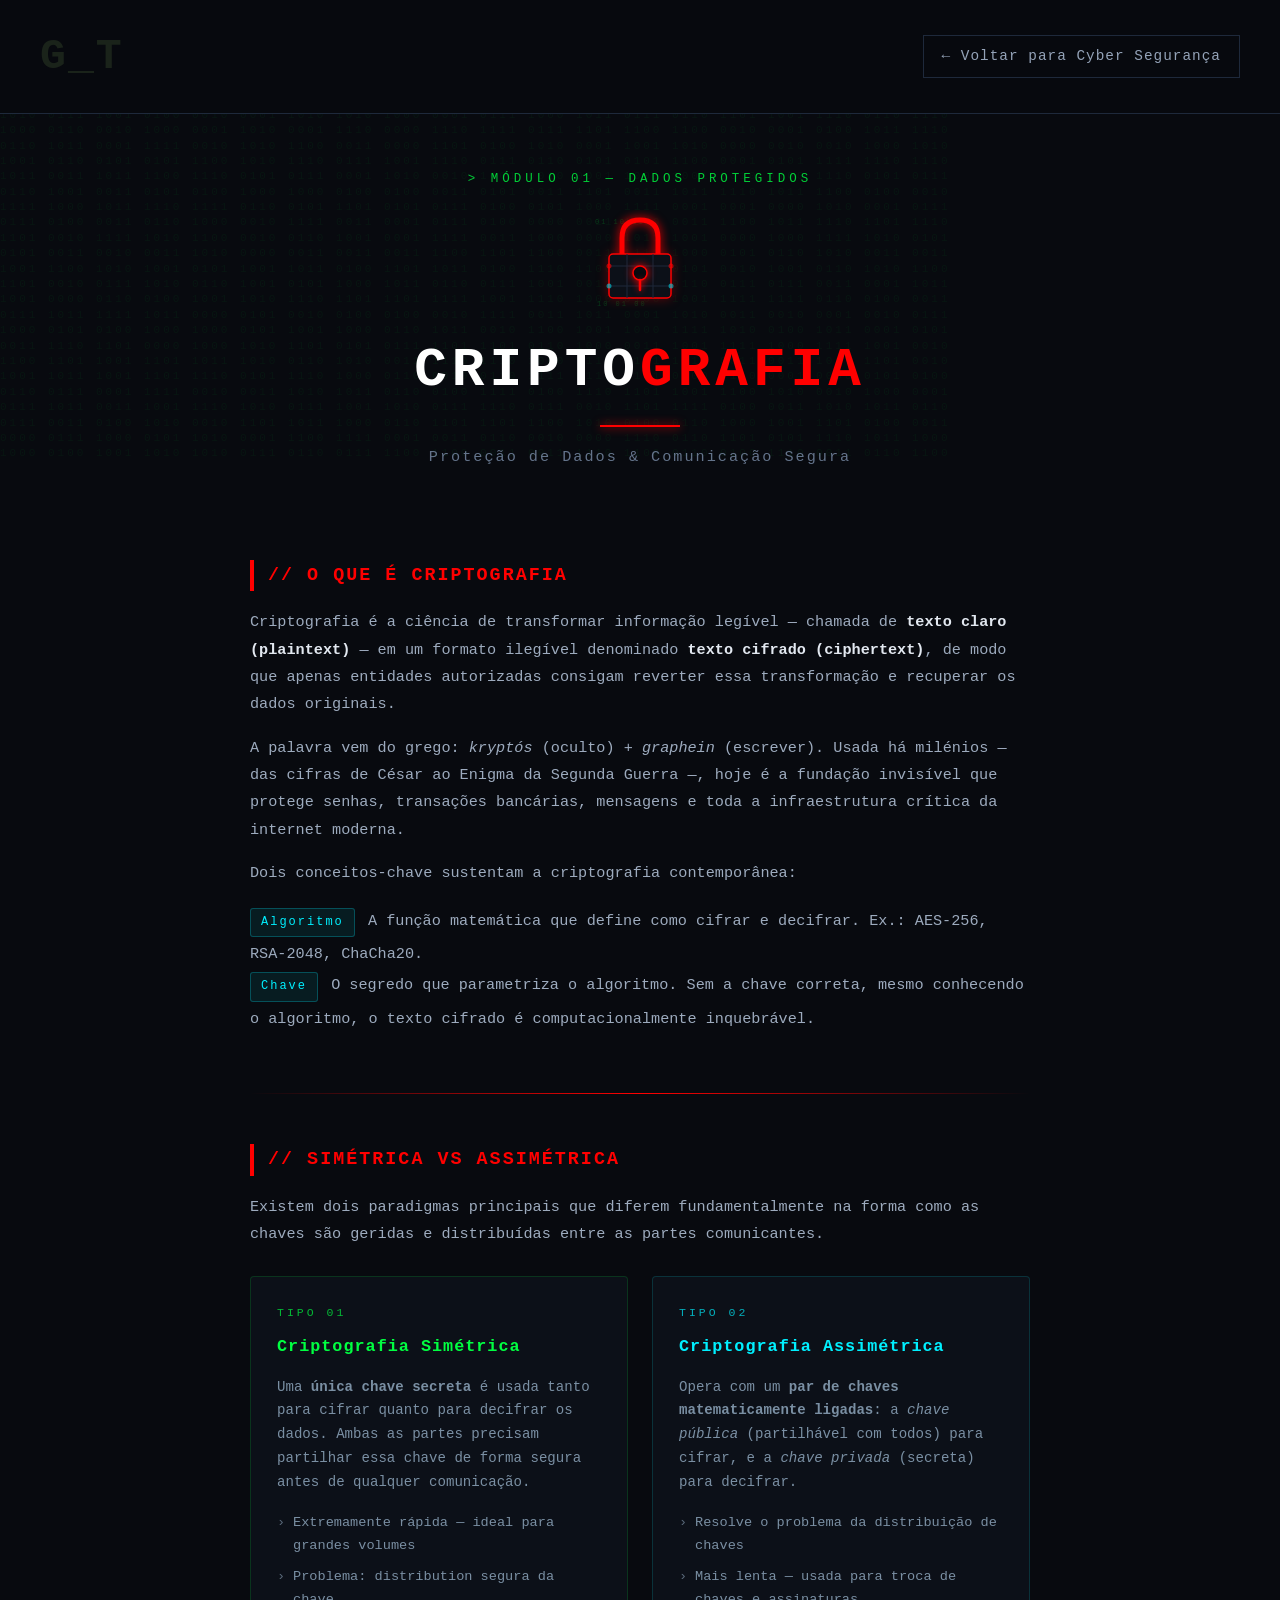
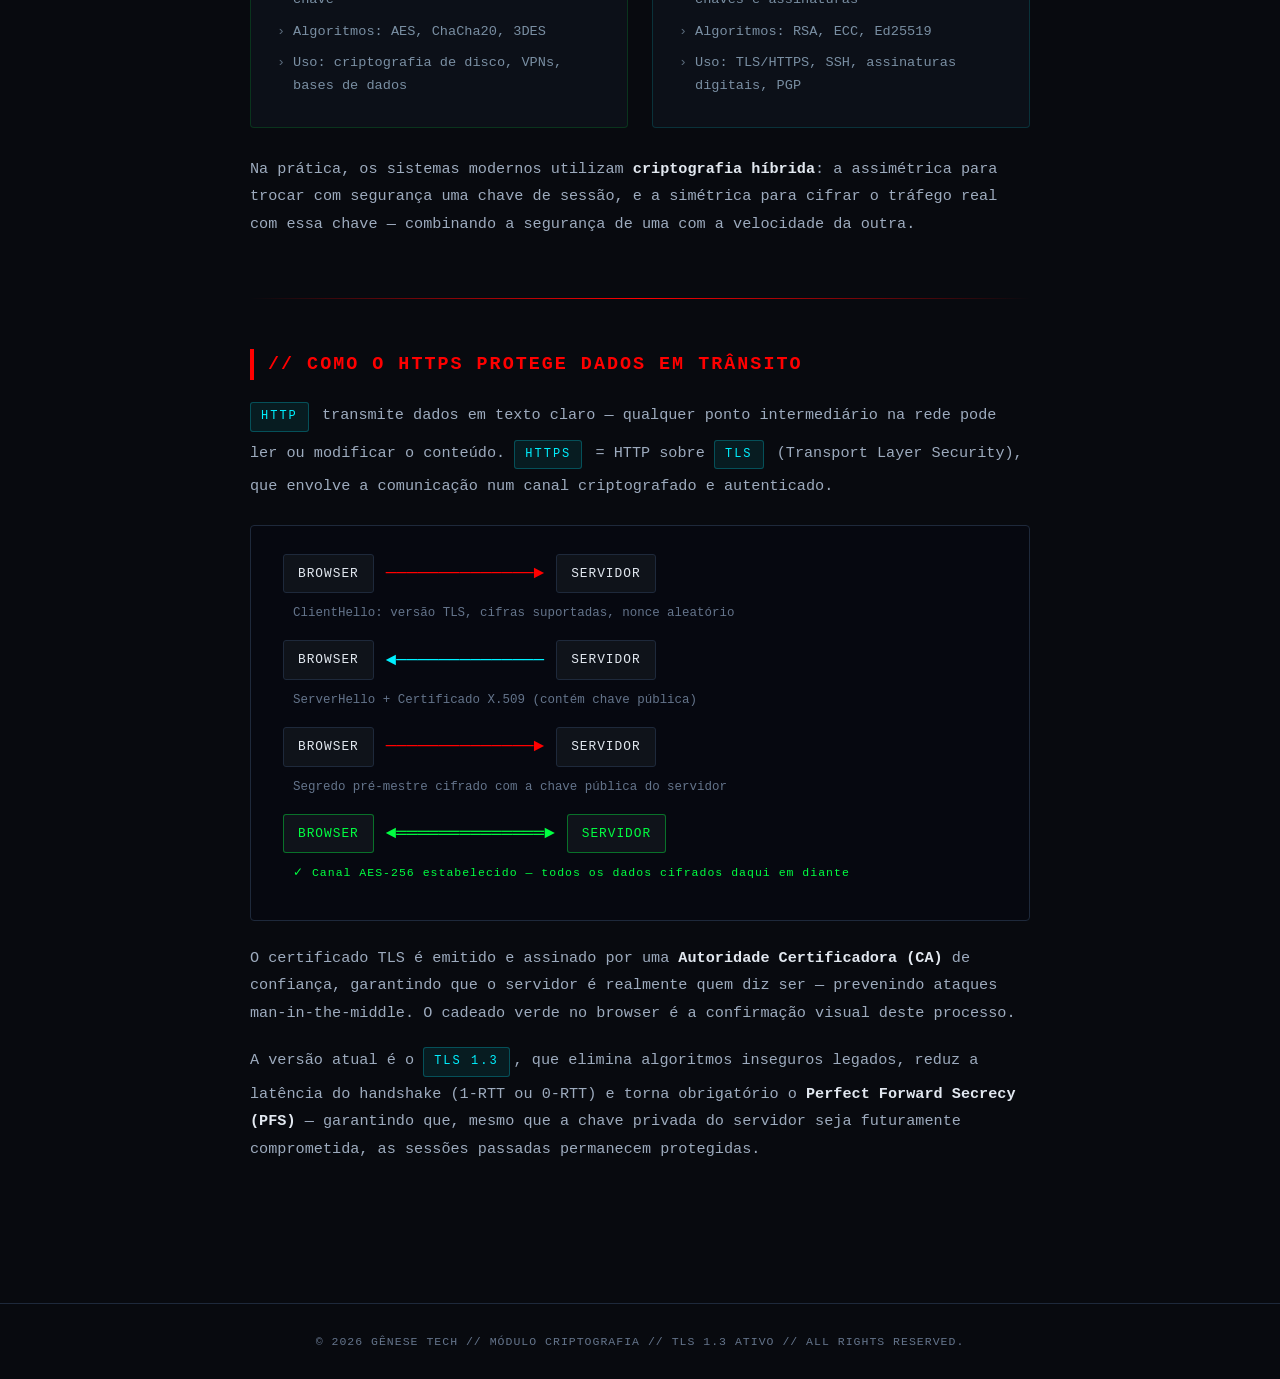
<file: criptografia.html>
<!DOCTYPE html>
<html lang="pt-BR">
<head>
    <meta charset="UTF-8">
    <meta name="viewport" content="width=device-width, initial-scale=1.0">
    <title>Criptografia — Gênese Tech</title>
    <link rel="stylesheet" href="criptografia.css">
    <link rel="icon" href="img/icon.jpeg">
    <style>
        svg {
            max-width: 100%;
            height: auto;
        }
        .diagrama-https {
            overflow-x: auto;
            white-space: nowrap;
            -webkit-overflow-scrolling: touch;
        }
        @media (max-width: 600px) {
            .linha-diagrama {
                font-size: 0.7rem !important;
            }
            .diagrama-https .node {
                padding: 4px 8px !important;
                font-size: 0.7rem !important;
            }
        }
    </style>
</head>
<body>
 
    <header class="menu-superior">
        <a href="hub.html" class="logo-reduzida" data-text="G_T">G_T</a>
        <a href="cyber-seguranca.html" class="voltar-link">← Voltar para Cyber Segurança</a>
    </header>
 
 
    <section class="secao-hero">
        <div class="hero-bg-binary" id="hero-binary"></div>
 
        <div class="hero-conteudo">
            <p class="hero-eyebrow">&gt; módulo 01 — dados protegidos</p>
 
            <div style="display:flex; justify-content:center; margin-bottom:30px;">
                <svg width="90" height="100" viewBox="0 0 90 100"
                     xmlns="http://www.w3.org/2000/svg" aria-label="Cadeado digital" style="cursor: pointer;">
 
                    <text x="0"  y="14" font-family="Courier New" font-size="7"
                          fill="#00ff41" opacity="0.18" letter-spacing="2">01 10 11</text>
                    <text x="2"  y="96" font-family="Courier New" font-size="7"
                          fill="#00ff41" opacity="0.18" letter-spacing="2">10 01 00</text>
                    <text x="58" y="55" font-family="Courier New" font-size="7"
                          fill="#00f0ff" opacity="0.12" letter-spacing="1">1010</text>
 
                    <path d="M27,46 L27,28 Q27,10 45,10 Q63,10 63,28 L63,46"
                          fill="none" stroke="#ff0000" stroke-width="5"
                          stroke-linecap="round"
                          style="filter:drop-shadow(0 0 5px #ff0000)"/>
 
                    <rect x="14" y="44" width="62" height="44" rx="4" ry="4"
                          fill="#0c1018" stroke="#ff0000" stroke-width="1.5"
                          style="filter:drop-shadow(0 0 6px rgba(255,0,0,0.35))"/>
 
                    <line x1="14" y1="56" x2="76" y2="56"
                          stroke="#1e293b" stroke-width="1"/>
                    <line x1="14" y1="76" x2="76" y2="76"
                          stroke="#1e293b" stroke-width="1"/>
                    <line x1="32" y1="44" x2="32" y2="88"
                          stroke="#1e293b" stroke-width="1"/>
                    <line x1="58" y1="44" x2="58" y2="88"
                          stroke="#1e293b" stroke-width="1"/>
 
                    <circle cx="45" cy="63" r="7"
                            fill="#080a0f" stroke="#ff0000" stroke-width="1.5"
                            style="filter:drop-shadow(0 0 4px #ff0000)"/>
                    <line x1="45" y1="70" x2="45" y2="80"
                          stroke="#ff0000" stroke-width="2.5" stroke-linecap="round"
                          style="filter:drop-shadow(0 0 3px #ff0000)"/>
 
                    <circle cx="14" cy="56" r="2.5" fill="#ff0000" opacity="0.6"/>
                    <circle cx="76" cy="56" r="2.5" fill="#ff0000" opacity="0.6"/>
                    <circle cx="14" cy="76" r="2.5" fill="#00f0ff" opacity="0.5"/>
                    <circle cx="76" cy="76" r="2.5" fill="#00f0ff" opacity="0.5"/>
                </svg>
            </div>
            <h1 class="hero-titulo">Cripto<span>grafia</span></h1>
            <p class="hero-subtitulo">Proteção de Dados &amp; Comunicação Segura</p>
        </div>
    </section>
 
 
    <main class="page-content">
 
        <section class="secao-didatica">
            <h2>// O que é Criptografia</h2>
            <p>
                Criptografia é a ciência de transformar informação legível — chamada de
                <strong style="color:#e2e8f0">texto claro (plaintext)</strong> — em um formato
                ilegível denominado <strong style="color:#e2e8f0">texto cifrado (ciphertext)</strong>,
                de modo que apenas entidades autorizadas consigam reverter essa transformação
                e recuperar os dados originais.
            </p>
            <p>
                A palavra vem do grego: <em>kryptós</em> (oculto) + <em>graphein</em> (escrever).
                Usada há milénios — das cifras de César ao Enigma da Segunda Guerra —, hoje é a
                fundação invisível que protege senhas, transações bancárias, mensagens e toda a
                infraestrutura crítica da internet moderna.
            </p>
            <p>
                Dois conceitos-chave sustentam a criptografia contemporânea:
            </p>
            <p>
                <span class="badge-protocolo">Algoritmo</span> A função matemática que define
                como cifrar e decifrar. Ex.: AES-256, RSA-2048, ChaCha20.
                <br>
                <span class="badge-protocolo">Chave</span> O segredo que parametriza o algoritmo.
                Sem a chave correta, mesmo conhecendo o algoritmo, o texto cifrado é computacionalmente
                inquebrável.
            </p>
        </section>
 
        <div class="linha-decorativa"></div>
 
        <section class="secao-didatica">
            <h2>// Simétrica vs Assimétrica</h2>
            <p>
                Existem dois paradigmas principais que diferem fundamentalmente na forma como as
                chaves são geridas e distribuídas entre as partes comunicantes.
            </p>
 
            <!-- Ponto extra: CSS Grid compara os tipos de criptografia (grid-comparacao em criptografia.css) -->
            <div class="grid-comparacao">
 
                <div class="card-cripto simetrica">
                    <span class="card-tag">Tipo 01</span>
                    <h3>Criptografia Simétrica</h3>
                    <p>
                        Uma <strong>única chave secreta</strong> é usada tanto para cifrar quanto
                        para decifrar os dados. Ambas as partes precisam partilhar essa chave de
                        forma segura antes de qualquer comunicação.
                    </p>
                    <ul>
                        <li>Extremamente rápida — ideal para grandes volumes</li>
                        <li>Problema: distribution segura da chave</li>
                        <li>Algoritmos: AES, ChaCha20, 3DES</li>
                        <li>Uso: criptografia de disco, VPNs, bases de dados</li>
                    </ul>
                </div>
 
                <div class="card-cripto assimetrica">
                    <span class="card-tag">Tipo 02</span>
                    <h3>Criptografia Assimétrica</h3>
                    <p>
                        Opera com um <strong>par de chaves matematicamente ligadas</strong>:
                        a <em>chave pública</em> (partilhável com todos) para cifrar, e a
                        <em>chave privada</em> (secreta) para decifrar.
                    </p>
                    <ul>
                        <li>Resolve o problema da distribuição de chaves</li>
                        <li>Mais lenta — usada para troca de chaves e assinaturas</li>
                        <li>Algoritmos: RSA, ECC, Ed25519</li>
                        <li>Uso: TLS/HTTPS, SSH, assinaturas digitais, PGP</li>
                    </ul>
                </div>
 
            </div>
 
            <p>
                Na prática, os sistemas modernos utilizam <strong style="color:#e2e8f0">criptografia híbrida</strong>:
                a assimétrica para trocar com segurança uma chave de sessão, e a simétrica para
                cifrar o tráfego real com essa chave — combinando a segurança de uma com a
                velocidade da outra.
            </p>
        </section>
 
        <div class="linha-decorativa"></div>
 
        <section class="secao-didatica">
            <h2>// Como o HTTPS Protege Dados em Trânsito</h2>
            <p>
                <span class="badge-protocolo">HTTP</span> transmite dados em texto claro — qualquer
                ponto intermediário na rede pode ler ou modificar o conteúdo.
                <span class="badge-protocolo">HTTPS</span> = HTTP sobre
                <span class="badge-protocolo">TLS</span> (Transport Layer Security), que envolve
                a comunicação num canal criptografado e autenticado.
            </p>
 
            <div class="diagrama-https">
 
                <div class="linha-diagrama">
                    <span class="node">BROWSER</span>
                    <span class="seta">──────────────►</span>
                    <span class="node">SERVIDOR</span>
                </div>
                <div class="linha-diagrama" style="padding-left:10px; color:#64748b; font-size:0.78rem;">
                    ClientHello: versão TLS, cifras suportadas, nonce aleatório
                </div>
 
                <div class="linha-diagrama" style="margin-top:14px;">
                    <span class="node">BROWSER</span>
                    <span class="seta" style="color:#00f0ff;">◄──────────────</span>
                    <span class="node">SERVIDOR</span>
                </div>
                <div class="linha-diagrama" style="padding-left:10px; color:#64748b; font-size:0.78rem;">
                    ServerHello + Certificado X.509 (contém chave pública)
                </div>
 
                <div class="linha-diagrama" style="margin-top:14px;">
                    <span class="node">BROWSER</span>
                    <span class="seta">──────────────►</span>
                    <span class="node">SERVIDOR</span>
                </div>
                <div class="linha-diagrama" style="padding-left:10px; color:#64748b; font-size:0.78rem;">
                    Segredo pré-mestre cifrado com a chave pública do servidor
                </div>
 
                <div class="linha-diagrama" style="margin-top:14px; color:#00ff41;">
                    <span class="node" style="border-color:rgba(0,255,65,0.4); color:#00ff41;">BROWSER</span>
                    <span class="seta" style="color:#00ff41;">◄══════════════►</span>
                    <span class="node" style="border-color:rgba(0,255,65,0.4); color:#00ff41;">SERVIDOR</span>
                </div>
                <div class="linha-diagrama" style="padding-left:10px; font-size:0.78rem;">
                    <span class="label-seta">✓ Canal AES-256 estabelecido — todos os dados cifrados daqui em diante</span>
                </div>
 
            </div>
 
            <p>
                O certificado TLS é emitido e assinado por uma
                <strong style="color:#e2e8f0">Autoridade Certificadora (CA)</strong> de confiança,
                garantindo que o servidor é realmente quem diz ser — prevenindo ataques
                man-in-the-middle. O cadeado verde no browser é a confirmação visual deste processo.
            </p>
            <p>
                A versão atual é o <span class="badge-protocolo">TLS 1.3</span>, que elimina
                algoritmos inseguros legados, reduz a latência do handshake (1-RTT ou 0-RTT) e
                torna obrigatório o <strong style="color:#e2e8f0">Perfect Forward Secrecy (PFS)</strong>
                — garantindo que, mesmo que a chave privada do servidor seja futuramente
                comprometida, as sessões passadas permanecem protegidas.
            </p>
        </section>
 
    </main>
 
 
    <footer class="rodape-sistema">
        <p class="texto-rodape">
            © 2026 GÊNESE TECH // MÓDULO CRIPTOGRAFIA //
            TLS 1.3 ATIVO // ALL RIGHTS RESERVED.
        </p>
    </footer>
 
 
    <!-- Ponto extra: JavaScript — fundo binário animado + dois Easter Eggs
         (mensagem cifrada no console e cadeado clicável revelando uma flag) -->
    <script>
    (function gerarFundoBinario() {
        const el = document.getElementById('hero-binary');
        if (!el) return;
 
        const colunas = 80;
        const linhas  = 30;
 
        let conteudo = '';
        for (let l = 0; l < linhas; l++) {
            for (let c = 0; c < colunas; c++) {
                conteudo += Math.random() > 0.5 ? '1' : '0';
                if ((c + 1) % 4 === 0) conteudo += ' ';
            }
            conteudo += '\n';
        }
        el.textContent = conteudo;
    })();
 
    // Ponto extra: Easter Egg #1 — desafio de decodificação Base64 impresso no console (F12)
    console.log(
        "%c\n" +
        "   _____ ______ _   _ ______  _____ ______   _______ ______ _____ _    _ \n" +
        "  / ____|  ____| \\ | |  ____|/ ____|  ____| |__   __|  ____/ ____| |  | |\n" +
        " | |  __| |__  |  \\| | |__  | (___ | |__       | |  | |__ | |    | |__| |\n" +
        " | | |_ |  __| | . ` |  __|  \\___ \\|  __|      | |  |  __|| |    |  __  |\n" +
        " | |__| | |____| |\\  | |____ ____) | |____     | |  | |___| |____| |  | |\n" +
        "  \\_____|______|_| \\_|______|_____/|______|    |_|  |______\\_____|_|  |_|\n\n" +
        " >> SECURITY GATEWAY DETECTED // GÊNESE TECH <<\n" +
        " Desafio: Decodifique a flag abaixo para quebrar a cifra de chaves!\n" +
        " String Cifrada: R0VORVNFX1RFQ0hfe0NSSVBUR09fU0VHVVJBfQ==\n\n" +
        " Dica: Use o comando atob('STRING_AQUI') aqui no console para descriptografar.\n", 
        "color: #ff0000; font-family: monospace; font-weight: bold;"
    );
 
    // Ponto extra: Easter Egg #2 — clicar no cadeado SVG revela a flag secreta
    const cadeado = document.querySelector('svg');
    if (cadeado) {
        cadeado.addEventListener('click', () => {
            document.body.style.backgroundColor = '#3b0712';
            setTimeout(() => {
                document.body.style.backgroundColor = '#080a0f';
                alert("🔓 [ACCESS GRANTED] Gênese Tech: Você encontrou o segredo: GENESE_TECH{CRIPTGO_SEGURA}!");
            }, 200);
        });
    }
    </script>
</body>
</file>
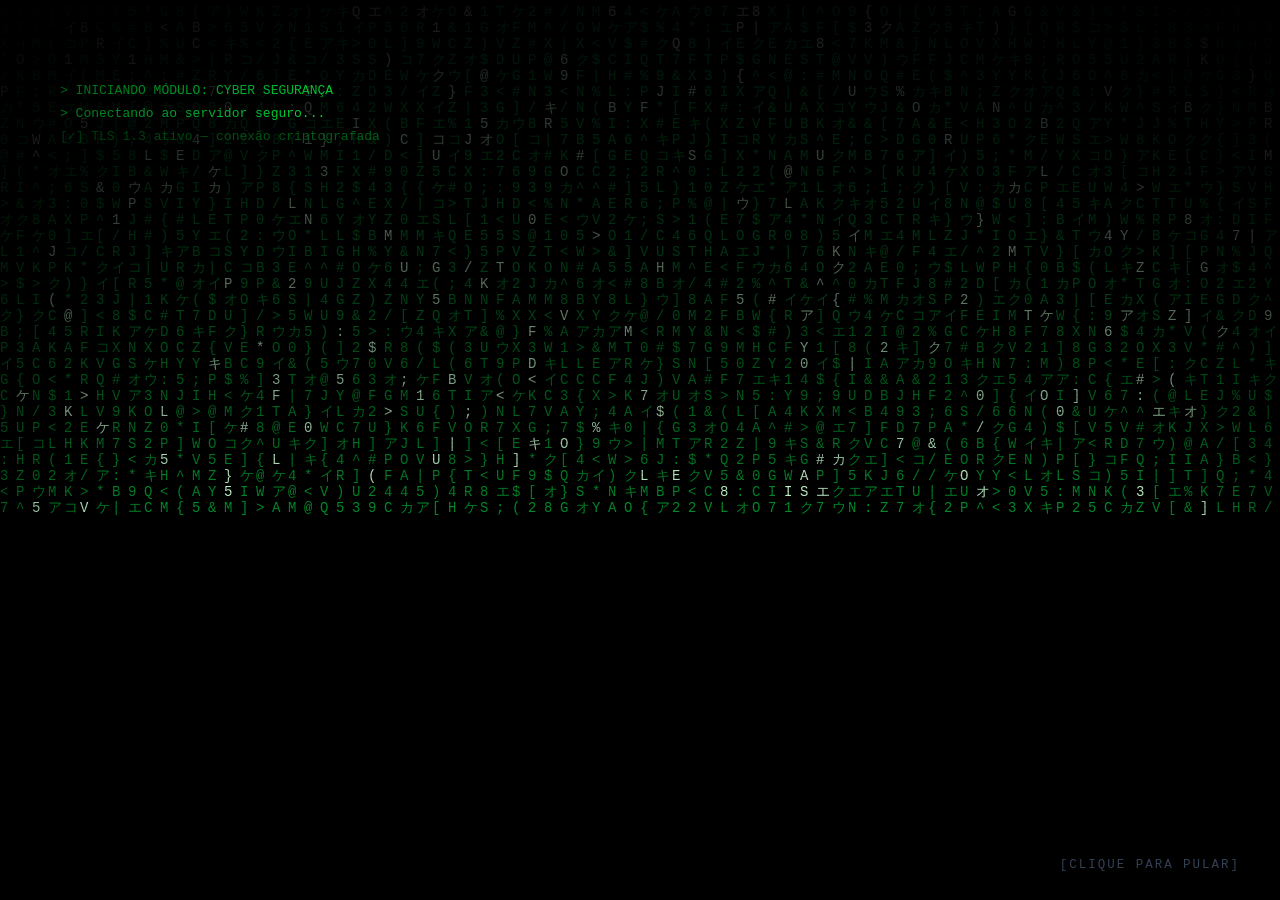
<file: cyber-seguranca.html>
<!DOCTYPE html>
<html lang="pt-BR">
<head>
    <link rel="icon" href="cybericon.png">
    <meta charset="UTF-8">
    <meta name="viewport" content="width=device-width, initial-scale=1.0">
    <title>Cyber Segurança</title>
    <!-- Requisito: CSS externo (dois arquivos: base compartilhada + específico da página) -->
    <link rel="stylesheet" href="hub.css">
    <link rel="stylesheet" href="cyber-seguranca.css">
     <link rel="icon" href="img/icon.jpeg">
</head>
<body>
    <!-- Ponto extra: overlay de introdução animado (canvas "matrix rain" + terminal),
         controlado inteiramente por cyber-seguranca.js -->
    <div id="intro-overlay">
        <canvas id="intro-canvas"></canvas>
        <div id="intro-scanline"></div>
        <div id="intro-vignette"></div>
        <div id="intro-glitch-bar"></div>

        <div id="intro-terminal">
            <div id="t-lines"></div>
        </div>

        <div id="intro-title">
            <h2 data-text="CYBER SEGURANÇA" id="intro-heading">CYBER SEGURANÇA</h2>
        </div>

        <div id="intro-skip">[CLIQUE PARA PULAR]</div>
    </div>
    <!-- Ponto extra: mini-animação SVG (robô perseguindo vírus) disparada ao clicar
         no logotipo — ver dispararPerseguicao() em cyber-seguranca.js -->
    <div id="robo-chase-layer">
        <div class="robo-chase-track">
            <div class="robo-chase-virus">
                <svg width="44" height="44" viewBox="0 0 64 64" xmlns="http://www.w3.org/2000/svg">
                    <g class="espinho">
                        <circle cx="32" cy="32" r="16" fill="#1a1f2e" stroke="#ff003c" stroke-width="2"/>
                        <circle cx="32" cy="32" r="9" fill="#ff003c" opacity="0.85"/>
                        <circle cx="27" cy="28" r="2.2" fill="#1a1f2e"/>
                        <circle cx="37" cy="29" r="2.2" fill="#1a1f2e"/>
                        <circle cx="32" cy="36" r="2.2" fill="#1a1f2e"/>
                        <g stroke="#ff003c" stroke-width="3" stroke-linecap="round">
                            <line x1="32" y1="6"  x2="32" y2="14"/>
                            <line x1="32" y1="50" x2="32" y2="58"/>
                            <line x1="6"  y1="32" x2="14" y2="32"/>
                            <line x1="50" y1="32" x2="58" y2="32"/>
                            <line x1="13" y1="13" x2="19" y2="19"/>
                            <line x1="45" y1="45" x2="51" y2="51"/>
                            <line x1="51" y1="13" x2="45" y2="19"/>
                            <line x1="19" y1="45" x2="13" y2="51"/>
                        </g>
                    </g>
                </svg>
            </div>

            <div class="robo-chase-robot">
                <svg width="52" height="52" viewBox="0 0 64 64" xmlns="http://www.w3.org/2000/svg">
                    <rect x="18" y="6"  width="28" height="6" rx="2" fill="#00f0ff"/>
                    <rect x="16" y="12" width="32" height="22" rx="6" fill="#1e293b" stroke="#00f0ff" stroke-width="2"/>
                    <circle class="robo-olho" cx="25" cy="22" r="3.4" fill="#00f0ff"/>
                    <circle class="robo-olho" cx="39" cy="22" r="3.4" fill="#00f0ff"/>
                    <rect x="22" y="28" width="20" height="3" rx="1.5" fill="#0a0e16"/>
                    <rect x="14" y="34" width="36" height="16" rx="5" fill="#0f172a" stroke="#00f0ff" stroke-width="2"/>
                    <circle cx="32" cy="42" r="4" fill="#ff003c"/>
                    <rect x="4"  y="36" width="10" height="6" rx="3" fill="#00f0ff"/>
                    <rect x="50" y="36" width="10" height="6" rx="3" fill="#00f0ff"/>
                    <rect class="perna-esq" x="20" y="50" width="9" height="12" rx="3" fill="#1e293b" stroke="#00f0ff" stroke-width="2"/>
                    <rect class="perna-dir" x="35" y="50" width="9" height="12" rx="3" fill="#1e293b" stroke="#00f0ff" stroke-width="2"/>
                </svg>
            </div>

            <div class="robo-chase-zap">DESINFECTADO!</div>
        </div>
    </div>

    <header class="menu-superior">
        <div class="logo-reduzida glitch" data-text="G_T">G_T</div>
        <nav>
            <ul class="nav-lista">
                <li><a href="index.html" class="nav-link">← Voltar ao Hub</a></li>
            </ul>
        </nav>
    </header>

    <div class="page-content">
        <h1>Cyber Segurança</h1>
        <!-- Ponto extra: painel "scanner de vulnerabilidades" — efeitos e animações CSS
             (linha de varredura, alertas piscando, barra de progresso) em cyber-seguranca.css -->
        <div class="painel-scanner">

            <div class="scanner-header">
                <span class="scanner-titulo">// SCANNER DE VULNERABILIDADE v2.4</span>
                <span class="scanner-led"></span>
            </div>

            <div class="scanner-corpo">
                <div class="scanner-linha"></div>
                <div class="scanner-alerta" style="top: 22%; left: 18%;"></div>
                <div class="scanner-alerta" style="top: 55%; left: 42%; animation-delay: 0.4s;"></div>
                <div class="scanner-alerta" style="top: 38%; left: 71%; animation-delay: 0.9s;"></div>
                <div class="scanner-alerta" style="top: 75%; left: 28%; animation-delay: 1.3s;"></div>
                <div class="scanner-alerta" style="top: 15%; left: 85%; animation-delay: 0.6s;"></div>
                <div class="scanner-alerta" style="top: 65%; left: 60%; animation-delay: 1.8s;"></div>
                <div class="scanner-alerta" style="top: 82%; left: 78%; animation-delay: 0.2s;"></div>
            </div>

            <div class="scanner-status">
                <span class="scanner-status-texto">ANALISANDO PORTAS DE REDE...</span>
            </div>

            <div class="scanner-progresso-container">
                <div class="scanner-progresso-label">
                    <span>VARREDURA ATIVA</span>
                    <span>PORTAS: 0–65535</span>
                </div>
                <div class="scanner-barra-outer">
                    <div class="scanner-barra-inner"></div>
                </div>
            </div>

        </div>
        <!-- ===================== FIM SCANNER ===================== -->

        <p>Cibersegurança é a prática de proteger sistemas, redes, dispositivos e dados contra ataques cibernéticos,
           garantindo confidencialidade, integridade e disponibilidade das informações.</p>
        <p>Cibersegurança, também chamada de segurança digital ou cybersecurity, envolve proteção de computadores,
            servidores, dispositivos móveis, redes e dados contra ataques maliciosos, como malware, ransomware,
            phishing e ataques impulsionados por inteligência artificial. É essencial para governos, empresas e usuários,
            prevenindo invasões, roubos de dados e interrupções de serviços, além de assegurar a continuidade dos negócios
            e a recuperação de desastres.</p>

        <h2>Principais Ameaças à Cibersegurança</h2>
        <article>
            <ol>
                <li>Segurança de rede: protege redes de computadores contra intrusos e malware</li>
                <li>Segurança de aplicativos: mantém softwares e dispositivos livres de ameaças, garantindo que aplicativos não comprometam dados.</li>
                <li>Segurança da informação: protege a integridade e privacidade dos dados, tanto em armazenamento quanto em trânsito.</li>
                <li>Segurança operacional: envolve processos e decisões sobre como os dados são acessados, armazenados e compartilhados.</li>
                <li>Recuperação de desastres e continuidade de negócios: define como restaurar operações e informações após incidentes cibernéticos.</li>
            </ol>
        </article>

        <h2>Vulnerabilidades e Ameaças</h2>
        <p>Vulnerabilidades cibernéticas são falhas em sistemas ou redes que podem ser exploradas por hackers, incluindo senhas fracas,
        softwares desatualizados, protocolos inseguros e engenharia social. As ameaças mais comuns incluem ransomware, malware,
        phishing, roubo de dados e ataques de IA.</p>

        <h2>Ferramentas e Medidas de Proteção</h2>
        <p>A cibersegurança utiliza tecnologias, softwares e estratégias para prevenir, detectar e responder a ataques.
         Exemplos incluem firewalls, antivírus, criptografia, autenticação multifator, monitoramento de rede e CAPTCHAs.
        A atualização constante dos sistemas é crucial para proteger contra novas ameaças.</p>

        <h2>Legislação e Normas</h2>
        <p>No Brasil, a cibersegurança é regulada por leis que visam proteger dados pessoais e informações sensíveis,
        como a Lei Geral de Proteção de Dados (LGPD), que estabelece regras sobre coleta, armazenamento e compartilhamento de dados.</p>

        <h2>Mercado de Trabalho</h2>
        <p>A demanda por profissionais de cibersegurança cresce rapidamente devido ao aumento de ataques cibernéticos.
        Estima-se que os gastos globais com segurança atinjam US$ 377 bilhões até 2028,
         e a demanda por analistas de segurança da informação deve crescer 32% entre 2022 e 2032.
        O setor oferece remuneração atrativa e oportunidades de carreira em constante expansão.</p>

        <h2>Objetivos da Cibersegurança</h2>
        <article>
            <ol>
                <li>Prevenir ataques cibernéticos e invasões.</li>
                <li>Detectar e responder a incidentes de segurança.</li>
                <li>Proteger dados e sistemas contra roubo, manipulação ou indisponibilidade.</li>
                <li>Garantir a continuidade operacional de empresas e organizações.</li>
            </ol>
        </article>

        <h2>Como se proteger em casa</h2>
        <article>
            <ol>
                <li>Use senhas fortes e únicas para cada conta, evitando senhas comuns como "123456".</li>
                <li>Ative a autenticação em dois fatores (2FA) em todas as suas contas para aumentar a segurança.</li>
                <li>Mantenha seus dispositivos e software atualizados para corrigir vulnerabilidades de segurança.</li>
                <li>Evite redes Wi-Fi públicas para acessar informações sensíveis, pois podem ser vulneráveis a ataques.</li>
                <li>Use uma VPN em redes Wi-Fi públicas para proteger sua conexão e dados.</li>
            </ol>
        </article>

        <h2>Ramos da cybersegurança</h2>
        <p>
            <div class="container-botoes-navegacao">
    <a href="criptografia.html" class="btn-navegacao btn-criptografia">
        Ir para Criptografia
    </a>
    <a href="firewall.html" class="btn-navegacao btn-firewall">
        Ir para Firewall
    </a>
    <a href="malware.html" class="btn-navegacao btn-malware">
    Ir para Malware
</a>
</div>
        </p>
        <p>Essas práticas podem ajudar a reduzir significativamente o risco de ser vítima de cibercriminosos.</p>

        <p><a href="index.html" class="voltar-link">← VOLTAR AO HUB</a></p>
    </div>

    <!-- Ponto extra: JavaScript responsável pelos efeitos desta página (intro, scanner e perseguição) -->
    <script src="cyber-seguranca.js"></script>

</body>
</html>
</file>
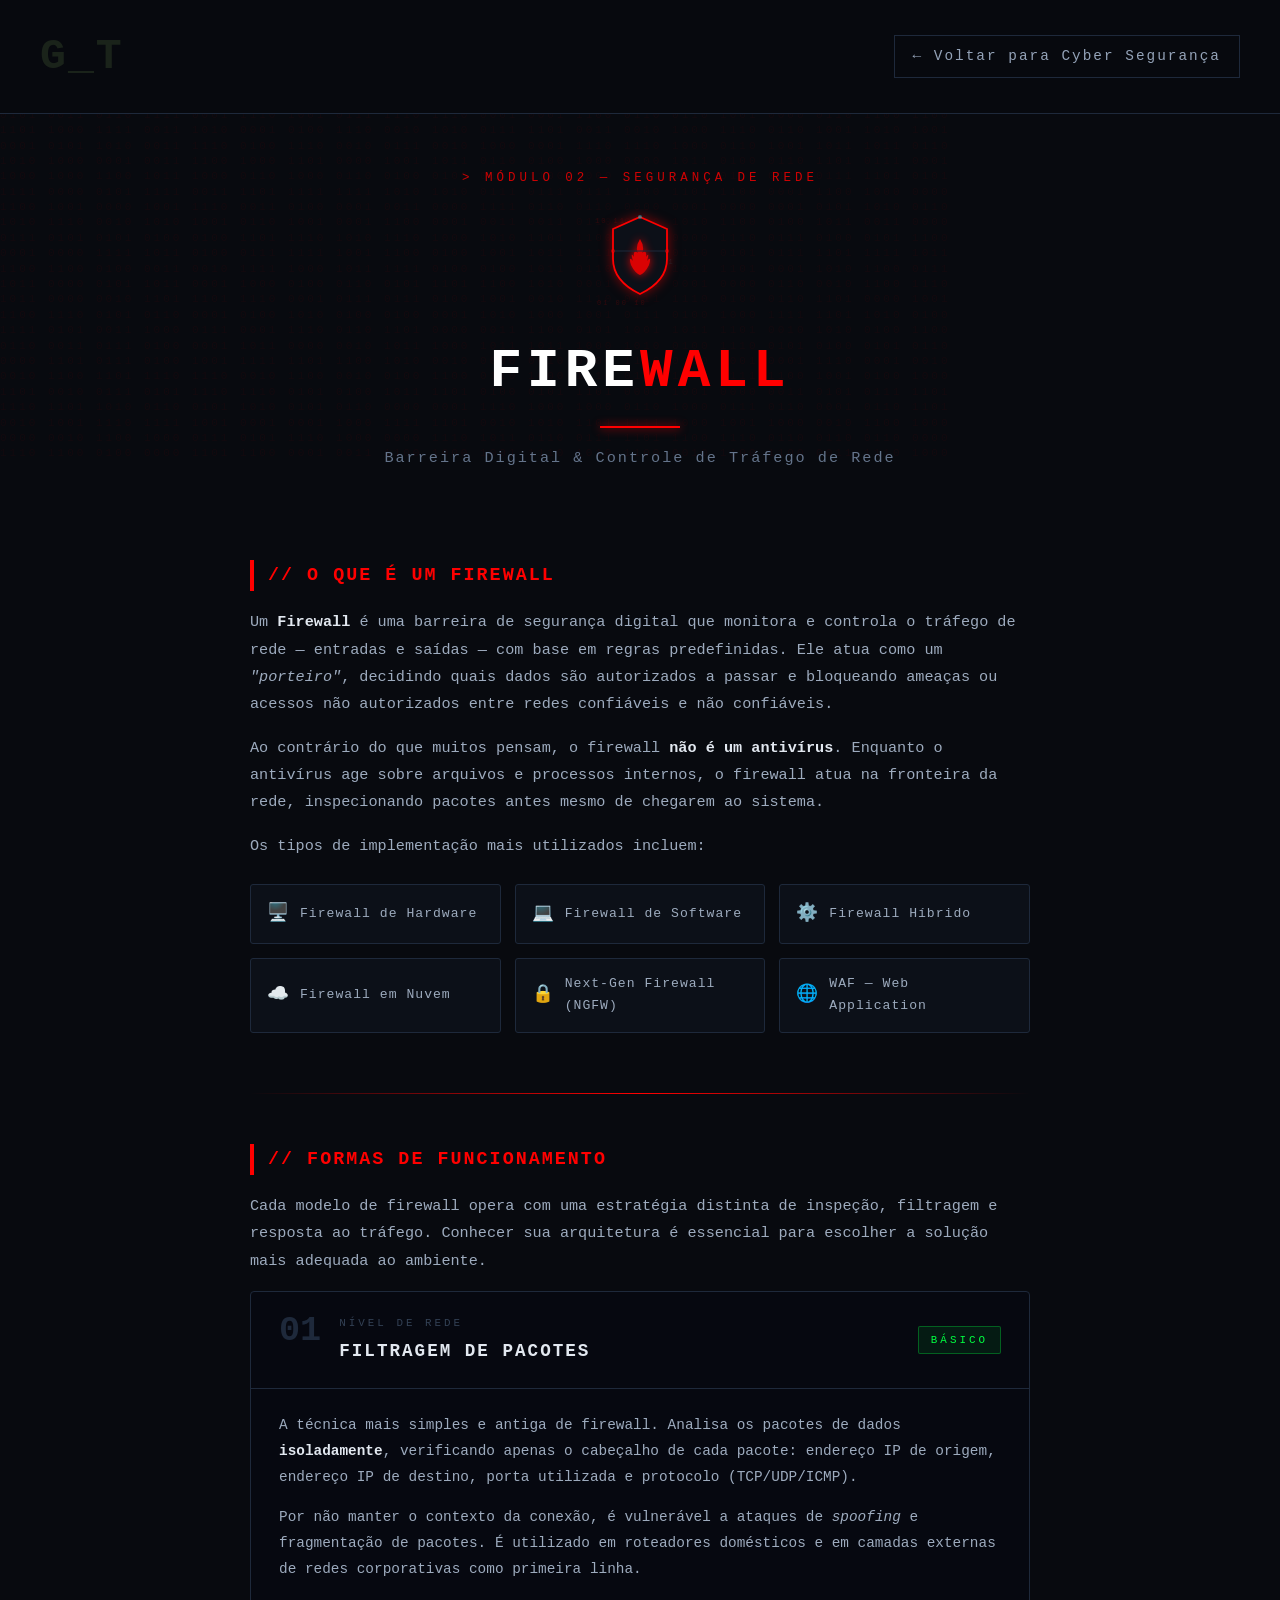
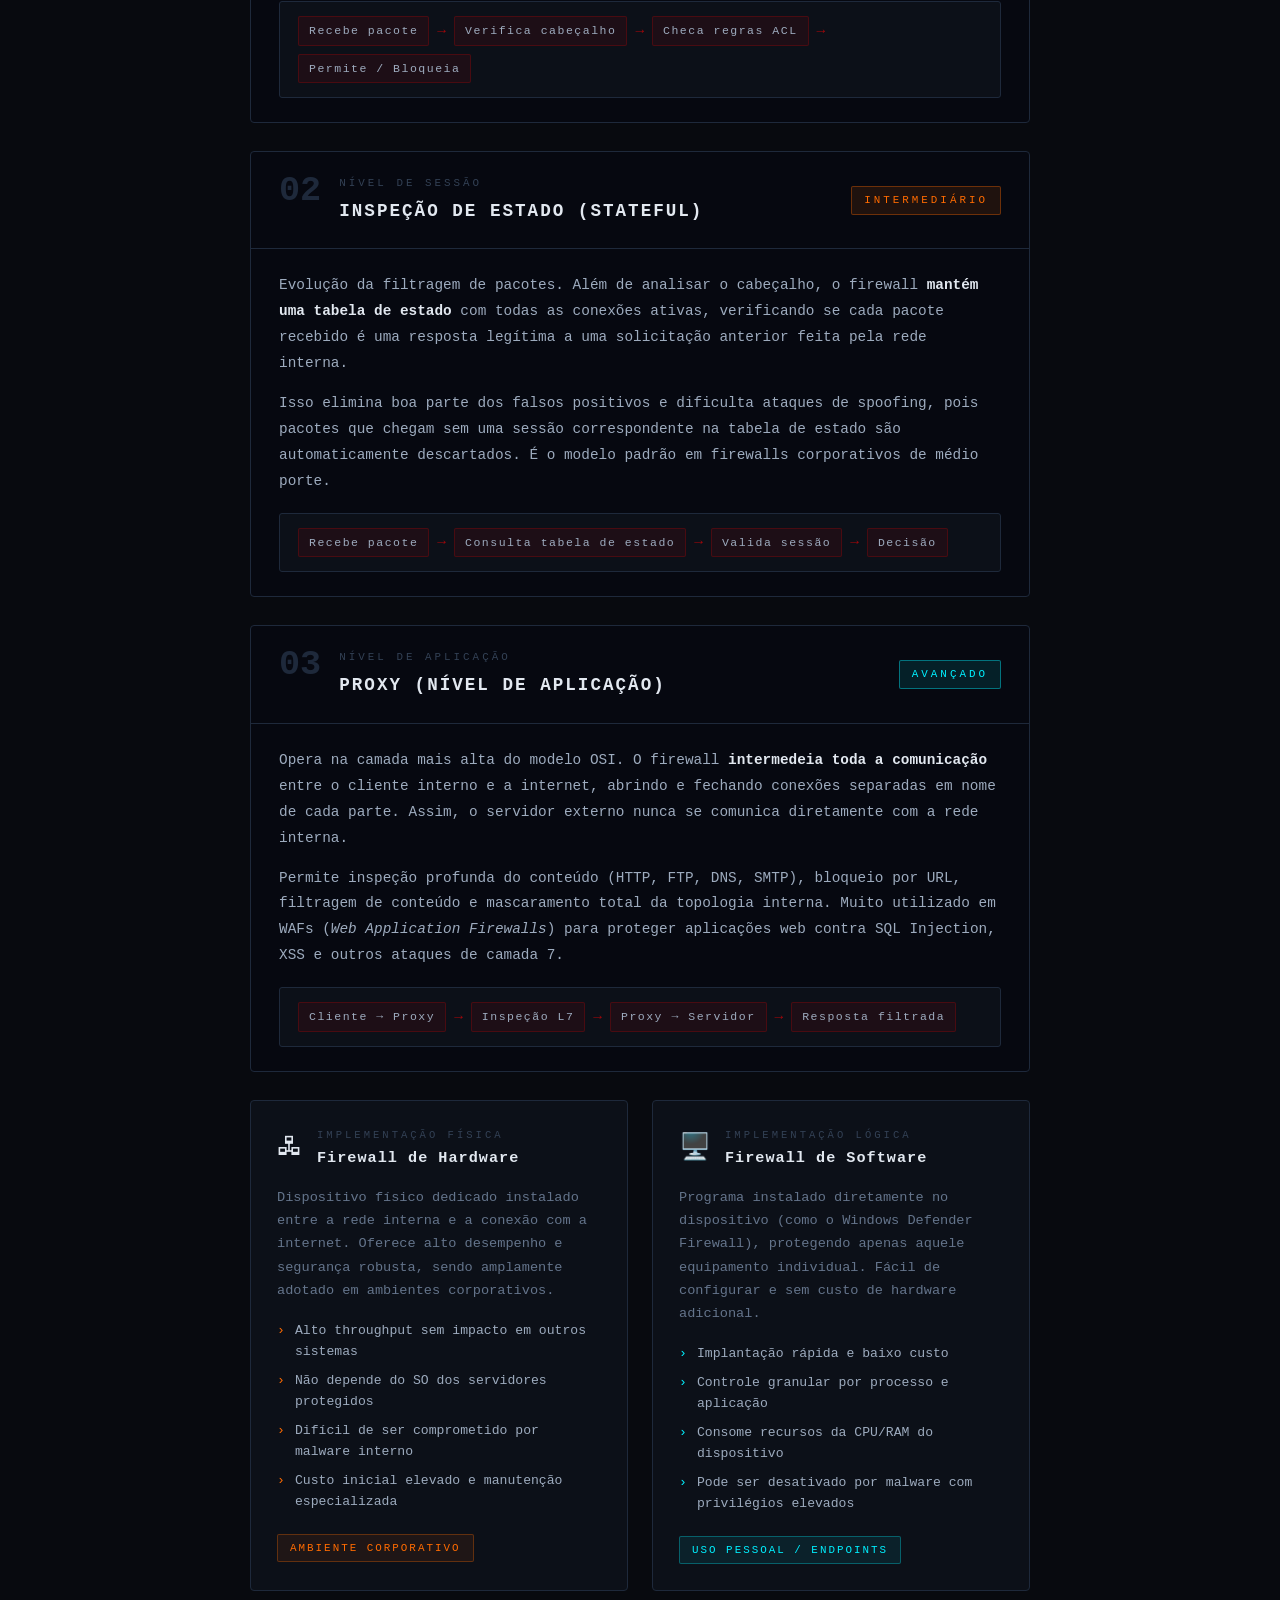
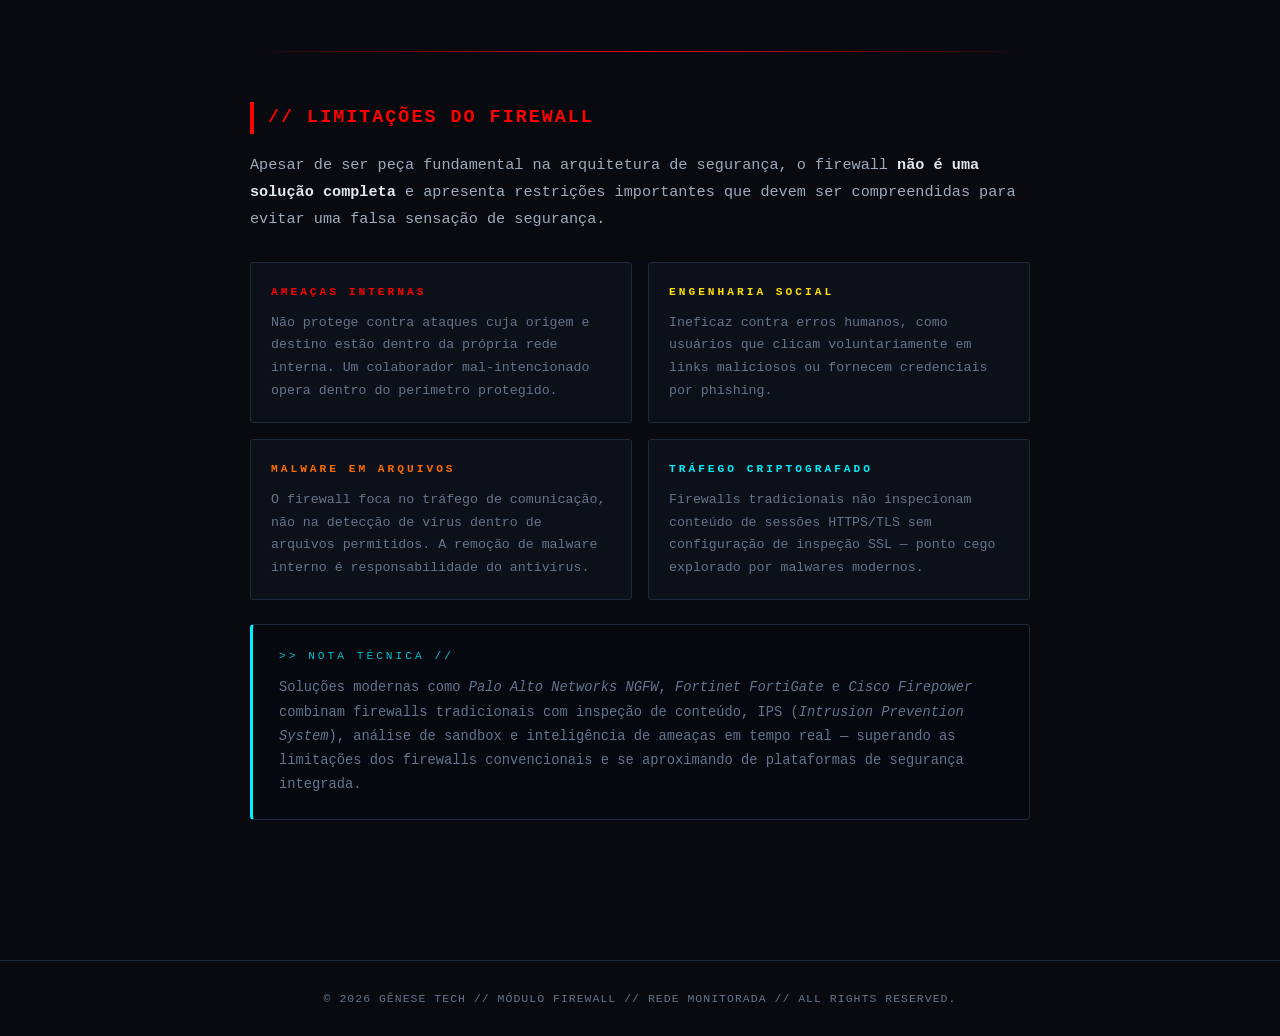
<file: firewall.html>
<!DOCTYPE html>
<html lang="pt-BR">
<head>
    <meta charset="UTF-8">
    <meta name="viewport" content="width=device-width, initial-scale=1.0">
    <title>Firewall — Gênese Tech</title>
    <link rel="stylesheet" href="firewall.css">
    <link rel="icon" href="img/icon.jpeg">
</head>
<body>

    <!-- menu superior -->
    <header class="menu-superior">
        <a href="hub.html" class="logo-reduzida" data-text="G_T">G_T</a>
        <a href="cyber-seguranca.html" class="voltar-link">← Voltar para Cyber Segurança</a>
    </header>


    <!--section-hero-->
    <section class="secao-hero">
        <div class="hero-bg-binary" id="hero-binary"></div>

        <div class="hero-conteudo">
            <p class="hero-eyebrow">&gt; módulo 02 — segurança de rede</p>

            <!-- logo; ecudo digital-->
            <div style="display:flex; justify-content:center; margin-bottom:30px;">
                <svg id="escudo-logo" width="90" height="100" viewBox="0 0 90 100"
                     style="cursor:pointer; transition: filter 0.3s;"
                     xmlns="http://www.w3.org/2000/svg" aria-label="Escudo digital firewall">

                    <!-- Grade binária de fundo -->
                    <text x="0"  y="14" font-family="Courier New" font-size="7"
                          fill="#ff0000" opacity="0.15" letter-spacing="2">10 11 01</text>
                    <text x="2"  y="96" font-family="Courier New" font-size="7"
                          fill="#ff0000" opacity="0.15" letter-spacing="2">01 00 10</text>
                    <text x="58" y="55" font-family="Courier New" font-size="7"
                          fill="#00f0ff" opacity="0.10" letter-spacing="1">0101</text>

                    <!-- Escudo principal -->
                    <path d="M45 8 L72 20 L72 50 Q72 72 45 85 Q18 72 18 50 L18 20 Z"
                          fill="#0c1018" stroke="#ff0000" stroke-width="1.8"
                          style="filter:drop-shadow(0 0 6px rgba(255,0,0,0.5))"/>

                    <!-- Chama interna (firewall) -->
                    <path d="M45 30 Q50 38 47 44 Q52 40 51 48 Q55 42 52 52
                             Q57 46 54 56 Q50 64 45 66 Q40 64 36 56 Q33 46 38 52
                             Q35 42 39 48 Q38 40 43 44 Q40 38 45 30Z"
                          fill="#ff0000" opacity="0.85"
                          style="filter:drop-shadow(0 0 5px #ff0000)"/>

                    <!-- Barra de circuito horizontal -->
                    <line x1="18" y1="42" x2="72" y2="42"
                          stroke="#1e293b" stroke-width="1"/>

                    <!-- Nós de circuito -->
                    <circle cx="18" cy="42" r="2" fill="#ff0000" opacity="0.5"/>
                    <circle cx="72" cy="42" r="2" fill="#ff0000" opacity="0.5"/>
                    <circle cx="45" cy="8"  r="2" fill="#00f0ff" opacity="0.4"/>
                </svg>
            </div>
            <h1 class="hero-titulo">Fire<span>wall</span></h1>
            <p class="hero-subtitulo">Barreira Digital & Controle de Tráfego de Rede</p>
        </div>
    </section>

    <main class="page-content">
        <section class="secao-didatica">
            <h2>// O que é um Firewall</h2>
            <p>
                Um <strong style="color:#e2e8f0">Firewall</strong> é uma barreira de segurança
                digital que monitora e controla o tráfego de rede — entradas e saídas — com base
                em regras predefinidas. Ele atua como um <em>"porteiro"</em>, decidindo quais dados
                são autorizados a passar e bloqueando ameaças ou acessos não autorizados entre
                redes confiáveis e não confiáveis.
            </p>
            <p>
                Ao contrário do que muitos pensam, o firewall <strong style="color:#e2e8f0">não é
                um antivírus</strong>. Enquanto o antivírus age sobre arquivos e processos internos,
                o firewall atua na fronteira da rede, inspecionando pacotes antes mesmo de chegarem
                ao sistema.
            </p>
            <p>Os tipos de implementação mais utilizados incluem:</p>

            <div class="impl-grid">
                <div class="impl-item">
                    <span class="impl-icon">🖥️</span>
                    <span>Firewall de Hardware</span>
                </div>
                <div class="impl-item">
                    <span class="impl-icon">💻</span>
                    <span>Firewall de Software</span>
                </div>
                <div class="impl-item">
                    <span class="impl-icon">⚙️</span>
                    <span>Firewall Híbrido</span>
                </div>
                <div class="impl-item">
                    <span class="impl-icon">☁️</span>
                    <span>Firewall em Nuvem</span>
                </div>
                <div class="impl-item">
                    <span class="impl-icon">🔒</span>
                    <span>Next-Gen Firewall (NGFW)</span>
                </div>
                <div class="impl-item">
                    <span class="impl-icon">🌐</span>
                    <span>WAF — Web Application</span>
                </div>
            </div>
        </section>

        <div class="linha-decorativa"></div>
        <section class="secao-didatica">
            <h2>// Formas de Funcionamento</h2>
            <p>
                Cada modelo de firewall opera com uma estratégia distinta de inspeção, filtragem e
                resposta ao tráfego. Conhecer sua arquitetura é essencial para escolher a solução
                mais adequada ao ambiente.
            </p>
            <div class="func-card" id="filtragem-pacotes">
                <div class="func-header">
                    <div class="func-numero">01</div>
                    <div>
                        <span class="func-tag">Nível de Rede</span>
                        <h3 class="func-titulo">Filtragem de Pacotes</h3>
                    </div>
                    <div class="func-nivel nivel-basico">BÁSICO</div>
                </div>
                <div class="func-corpo">
                    <p>
                        A técnica mais simples e antiga de firewall. Analisa os pacotes de dados
                        <strong style="color:#e2e8f0">isoladamente</strong>, verificando apenas
                        o cabeçalho de cada pacote: endereço IP de origem, endereço IP de destino,
                        porta utilizada e protocolo (TCP/UDP/ICMP).
                    </p>
                    <p>
                        Por não manter o contexto da conexão, é vulnerável a ataques de
                        <em>spoofing</em> e fragmentação de pacotes. É utilizado em roteadores
                        domésticos e em camadas externas de redes corporativas como primeira linha.
                    </p>
                    <div class="func-fases">
                        <span class="fase">Recebe pacote</span>
                        <span class="seta-fase">→</span>
                        <span class="fase">Verifica cabeçalho</span>
                        <span class="seta-fase">→</span>
                        <span class="fase">Checa regras ACL</span>
                        <span class="seta-fase">→</span>
                        <span class="fase">Permite / Bloqueia</span>
                    </div>
                </div>
            </div>
            <div class="func-card" id="inspecao-estado">
                <div class="func-header">
                    <div class="func-numero">02</div>
                    <div>
                        <span class="func-tag">Nível de Sessão</span>
                        <h3 class="func-titulo">Inspeção de Estado (Stateful)</h3>
                    </div>
                    <div class="func-nivel nivel-medio">INTERMEDIÁRIO</div>
                </div>
                <div class="func-corpo">
                    <p>
                        Evolução da filtragem de pacotes. Além de analisar o cabeçalho, o firewall
                        <strong style="color:#e2e8f0">mantém uma tabela de estado</strong> com todas
                        as conexões ativas, verificando se cada pacote recebido é uma resposta
                        legítima a uma solicitação anterior feita pela rede interna.
                    </p>
                    <p>
                        Isso elimina boa parte dos falsos positivos e dificulta ataques de spoofing,
                        pois pacotes que chegam sem uma sessão correspondente na tabela de estado
                        são automaticamente descartados. É o modelo padrão em firewalls corporativos
                        de médio porte.
                    </p>
                    <div class="func-fases">
                        <span class="fase">Recebe pacote</span>
                        <span class="seta-fase">→</span>
                        <span class="fase">Consulta tabela de estado</span>
                        <span class="seta-fase">→</span>
                        <span class="fase">Valida sessão</span>
                        <span class="seta-fase">→</span>
                        <span class="fase">Decisão</span>
                    </div>
                </div>
            </div>

            <div class="func-card" id="proxy-aplicacao">
                <div class="func-header">
                    <div class="func-numero">03</div>
                    <div>
                        <span class="func-tag">Nível de Aplicação</span>
                        <h3 class="func-titulo">Proxy (Nível de Aplicação)</h3>
                    </div>
                    <div class="func-nivel nivel-avancado">AVANÇADO</div>
                </div>
                <div class="func-corpo">
                    <p>
                        Opera na camada mais alta do modelo OSI. O firewall
                        <strong style="color:#e2e8f0">intermedeia toda a comunicação</strong>
                        entre o cliente interno e a internet, abrindo e fechando conexões
                        separadas em nome de cada parte. Assim, o servidor externo nunca se
                        comunica diretamente com a rede interna.
                    </p>
                    <p>
                        Permite inspeção profunda do conteúdo (HTTP, FTP, DNS, SMTP), bloqueio
                        por URL, filtragem de conteúdo e mascaramento total da topologia interna.
                        Muito utilizado em WAFs (<em>Web Application Firewalls</em>) para proteger
                        aplicações web contra SQL Injection, XSS e outros ataques de camada 7.
                    </p>
                    <div class="func-fases">
                        <span class="fase">Cliente → Proxy</span>
                        <span class="seta-fase">→</span>
                        <span class="fase">Inspeção L7</span>
                        <span class="seta-fase">→</span>
                        <span class="fase">Proxy → Servidor</span>
                        <span class="seta-fase">→</span>
                        <span class="fase">Resposta filtrada</span>
                    </div>
                </div>
            </div>

            <div class="comparativo-tipos">
                <div class="tipo-card hardware">
                    <div class="tipo-header">
                        <span class="tipo-icon">🖧</span>
                        <div>
                            <span class="tipo-tag">Implementação Física</span>
                            <h3>Firewall de Hardware</h3>
                        </div>
                    </div>
                    <p>Dispositivo físico dedicado instalado entre a rede interna e a
                    conexão com a internet. Oferece alto desempenho e segurança robusta,
                    sendo amplamente adotado em ambientes corporativos.</p>
                    <ul class="tipo-lista">
                        <li>Alto throughput sem impacto em outros sistemas</li>
                        <li>Não depende do SO dos servidores protegidos</li>
                        <li>Difícil de ser comprometido por malware interno</li>
                        <li>Custo inicial elevado e manutenção especializada</li>
                    </ul>
                    <div class="tipo-status">
                        <span class="status-tag status-corporativo">Ambiente Corporativo</span>
                    </div>
                </div>

                <div class="tipo-card software">
                    <div class="tipo-header">
                        <span class="tipo-icon">🖥️</span>
                        <div>
                            <span class="tipo-tag">Implementação Lógica</span>
                            <h3>Firewall de Software</h3>
                        </div>
                    </div>
                    <p>Programa instalado diretamente no dispositivo (como o Windows Defender
                    Firewall), protegendo apenas aquele equipamento individual. Fácil de
                    configurar e sem custo de hardware adicional.</p>
                    <ul class="tipo-lista">
                        <li>Implantação rápida e baixo custo</li>
                        <li>Controle granular por processo e aplicação</li>
                        <li>Consome recursos da CPU/RAM do dispositivo</li>
                        <li>Pode ser desativado por malware com privilégios elevados</li>
                    </ul>
                    <div class="tipo-status">
                        <span class="status-tag status-pessoal">Uso Pessoal / Endpoints</span>
                    </div>
                </div>
            </div>
        </section>

        <div class="linha-decorativa"></div>
        <section class="secao-didatica">
            <h2>// Limitações do Firewall</h2>
            <p>
                Apesar de ser peça fundamental na arquitetura de segurança, o firewall
                <strong style="color:#e2e8f0">não é uma solução completa</strong> e apresenta
                restrições importantes que devem ser compreendidas para evitar uma falsa
                sensação de segurança.
            </p>

            <div class="grid-limitacoes">
                <div class="mini-card">
                    <span class="mini-tag" style="color:#ff0000">AMEAÇAS INTERNAS</span>
                    <p>Não protege contra ataques cuja origem e destino estão dentro da própria rede interna. Um colaborador mal-intencionado opera dentro do perímetro protegido.</p>
                </div>
                <div class="mini-card">
                    <span class="mini-tag" style="color:#ffe000">ENGENHARIA SOCIAL</span>
                    <p>Ineficaz contra erros humanos, como usuários que clicam voluntariamente em links maliciosos ou fornecem credenciais por phishing.</p>
                </div>
                <div class="mini-card">
                    <span class="mini-tag" style="color:#ff6b00">MALWARE EM ARQUIVOS</span>
                    <p>O firewall foca no tráfego de comunicação, não na detecção de vírus dentro de arquivos permitidos. A remoção de malware interno é responsabilidade do antivírus.</p>
                </div>
                <div class="mini-card">
                    <span class="mini-tag" style="color:#00f0ff">TRÁFEGO CRIPTOGRAFADO</span>
                    <p>Firewalls tradicionais não inspecionam conteúdo de sessões HTTPS/TLS sem configuração de inspeção SSL — ponto cego explorado por malwares modernos.</p>
                </div>
            </div>

            <div class="nota-tecnica">
                <span class="nota-prefixo">&gt;&gt; NOTA TÉCNICA //</span>
                <p>
                    Soluções modernas como <em>Palo Alto Networks NGFW</em>, <em>Fortinet FortiGate</em>
                    e <em>Cisco Firepower</em> combinam firewalls tradicionais com inspeção de conteúdo,
                    IPS (<em>Intrusion Prevention System</em>), análise de sandbox e inteligência de
                    ameaças em tempo real — superando as limitações dos firewalls convencionais e se
                    aproximando de plataformas de segurança integrada.
                </p>
            </div>
        </section>

    </main>

    <footer class="rodape-sistema">
        <p class="texto-rodape">
            © 2026 GÊNESE TECH // MÓDULO FIREWALL //
            REDE MONITORADA // ALL RIGHTS RESERVED.
        </p>
    </footer>

    <canvas id="fire-canvas" style="
        position: fixed;
        top: 0; left: 0;
        width: 100%; height: 100%;
        pointer-events: none;
        z-index: 9999;
        display: none;
    "></canvas>

    <script>
    (function gerarFundoBinario() {
        const el = document.getElementById('hero-binary');
        if (!el) return;
        const colunas = 80;
        const linhas  = 30;
        let conteudo = '';
        for (let l = 0; l < linhas; l++) {
            for (let c = 0; c < colunas; c++) {
                conteudo += Math.random() > 0.5 ? '1' : '0';
                if ((c + 1) % 4 === 0) conteudo += ' ';
            }
            conteudo += '\n';
        }
        el.textContent = conteudo;
    })();
    </script>

    <script>
    /*efeito de fogo do escudo */
    (function initFireEffect() {
        const escudo   = document.getElementById('escudo-logo');
        const canvas   = document.getElementById('fire-canvas');
        const ctx      = canvas.getContext('2d');

        let particles  = [];
        let animId     = null;
        let burning    = false;
        let burnTimer  = null;

        const DURATION = 4000; // ms que o fogo fica ativo
        function resizeCanvas() {
            canvas.width  = window.innerWidth;
            canvas.height = window.innerHeight;
        }
        resizeCanvas();
        window.addEventListener('resize', resizeCanvas);
        const COLORS = [
            'rgba(255,255,255,ALPHA)',   
            'rgba(255,230,50,ALPHA)',    
            'rgba(255,140,0,ALPHA)',     
            'rgba(255,50,0,ALPHA)',      
            'rgba(200,0,0,ALPHA)',       
            'rgba(100,0,0,ALPHA)',       
        ];

        function randColor(alpha) {
            const c = COLORS[Math.floor(Math.random() * COLORS.length)];
            return c.replace('ALPHA', alpha.toFixed(2));
        }

        function spawnParticle() {
            /* Distribui nascimento em toda a base da tela */
            const x = Math.random() * canvas.width;
            const y = canvas.height + 20;
            particles.push({
                x,
                y,
                vx: (Math.random() - 0.5) * 2.5,
                vy: -(Math.random() * 6 + 3),
                size: Math.random() * 40 + 15,
                life: 1.0,
                decay: Math.random() * 0.008 + 0.004,
                wobble: Math.random() * Math.PI * 2,
                wobbleSpeed: (Math.random() - 0.5) * 0.15,
            });
        }

        function update() {
            for (let i = particles.length - 1; i >= 0; i--) {
                const p = particles[i];
                p.wobble += p.wobbleSpeed;
                p.x  += p.vx + Math.sin(p.wobble) * 0.8;
                p.y  += p.vy;
                p.vy *= 0.99;           // leve desaceleração
                p.size *= 0.995;        // encolhe devagar
                p.life -= p.decay;
                if (p.life <= 0 || p.size < 1) {
                    particles.splice(i, 1);
                }
            }
        }

        function draw() {
            ctx.clearRect(0, 0, canvas.width, canvas.height);

            for (const p of particles) {
                const grad = ctx.createRadialGradient(
                    p.x, p.y, 0,
                    p.x, p.y, p.size
                );
                grad.addColorStop(0,   randColor(p.life * 0.9));
                grad.addColorStop(0.4, randColor(p.life * 0.6));
                grad.addColorStop(1,   'rgba(0,0,0,0)');

                ctx.beginPath();
                ctx.arc(p.x, p.y, p.size, 0, Math.PI * 2);
                ctx.fillStyle = grad;
                ctx.fill();
            }
        }

        function loop() {
            /* Enquanto burning, gera ~30 partículas por frame na base */
            if (burning) {
                const count = Math.floor(Math.random() * 30 + 15);
                for (let i = 0; i < count; i++) spawnParticle();
            }
            update();
            draw();

            if (particles.length > 0 || burning) {
                animId = requestAnimationFrame(loop);
            } else {
                /* Fogo apagou completamente */
                canvas.style.display = 'none';
                ctx.clearRect(0, 0, canvas.width, canvas.height);
                animId = null;
            }
        }

        function startFire() {
            /* Se já tiver queimando, reinicia o timer */
            if (burnTimer) clearTimeout(burnTimer);

            burning = true;
            canvas.style.display = 'block';

            /* Efeito no escudo */
            escudo.style.filter = 'drop-shadow(0 0 18px #ff4400) drop-shadow(0 0 40px #ff0000)';

            if (!animId) loop();

            burnTimer = setTimeout(() => {
                burning = false;
                escudo.style.filter = '';
            }, DURATION);
        }

        escudo.addEventListener('click', startFire);
    })();
    </script>

</body>
</html>
</file>
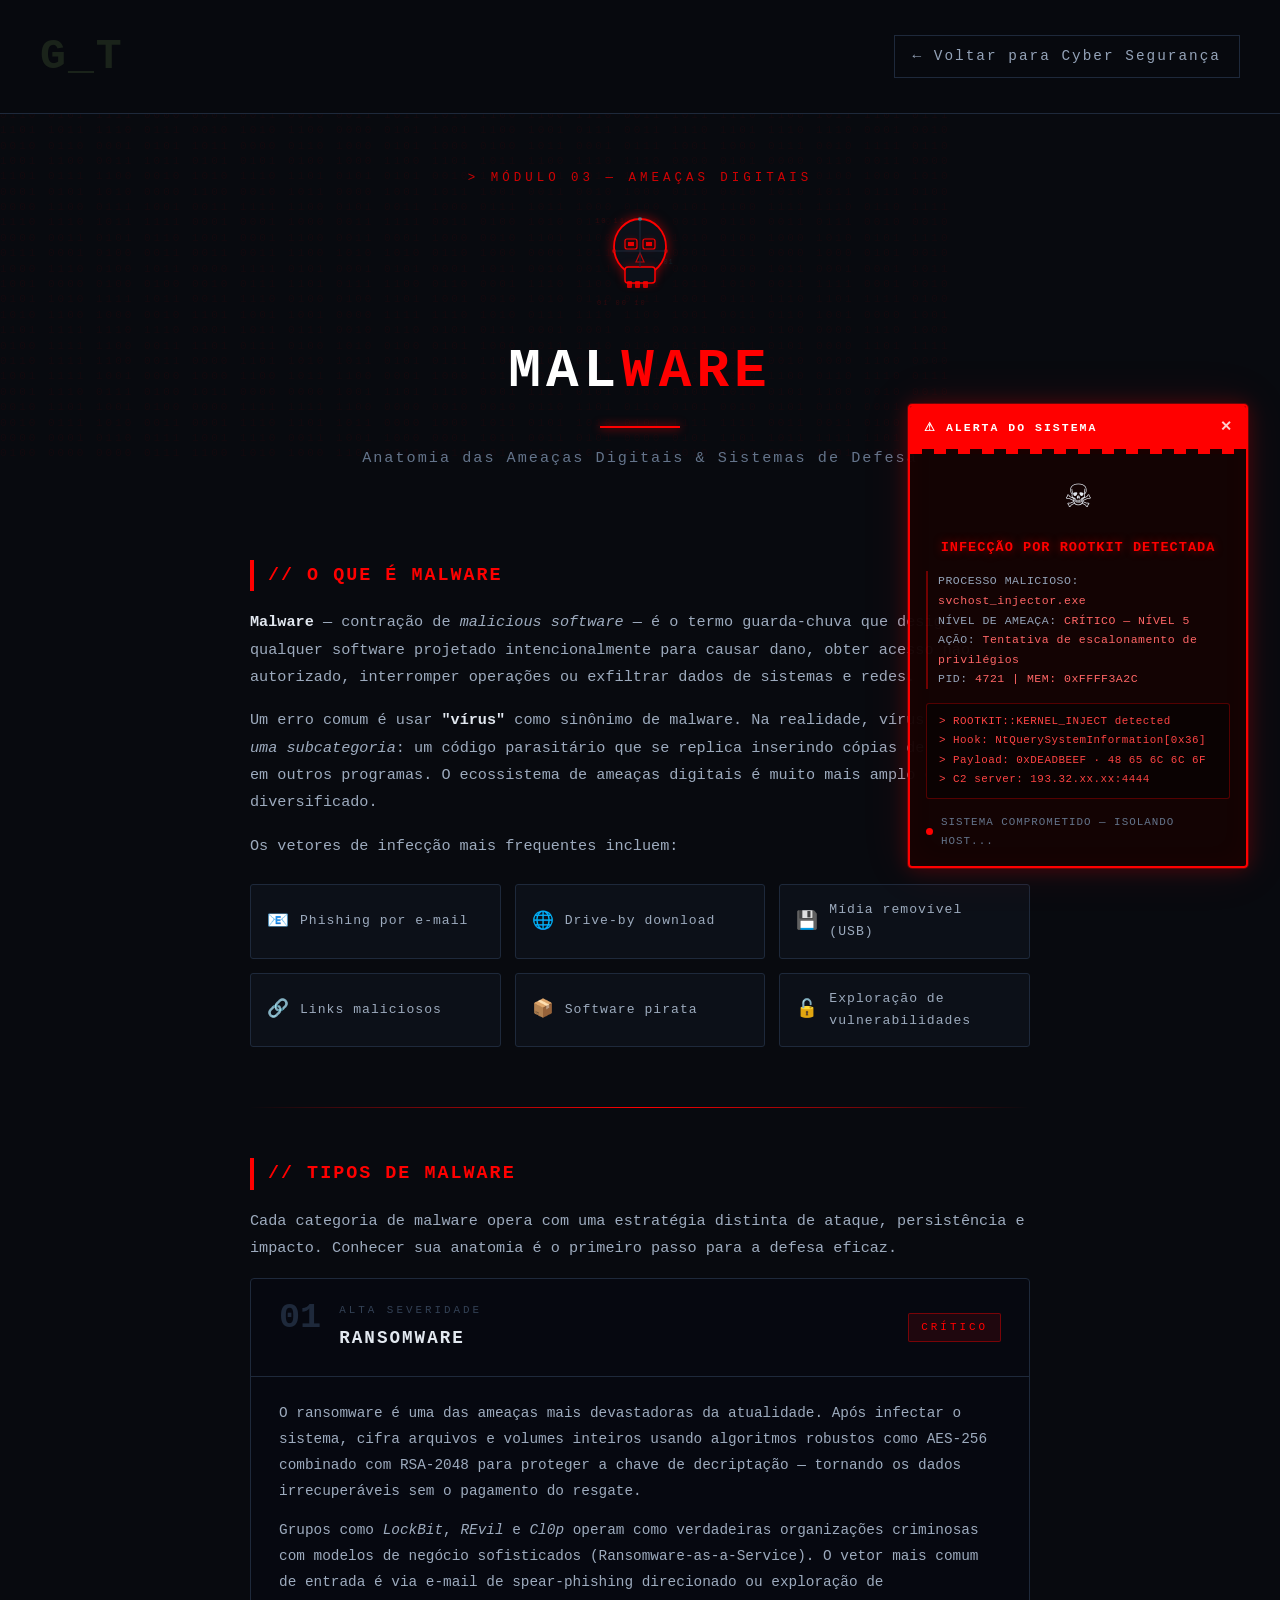
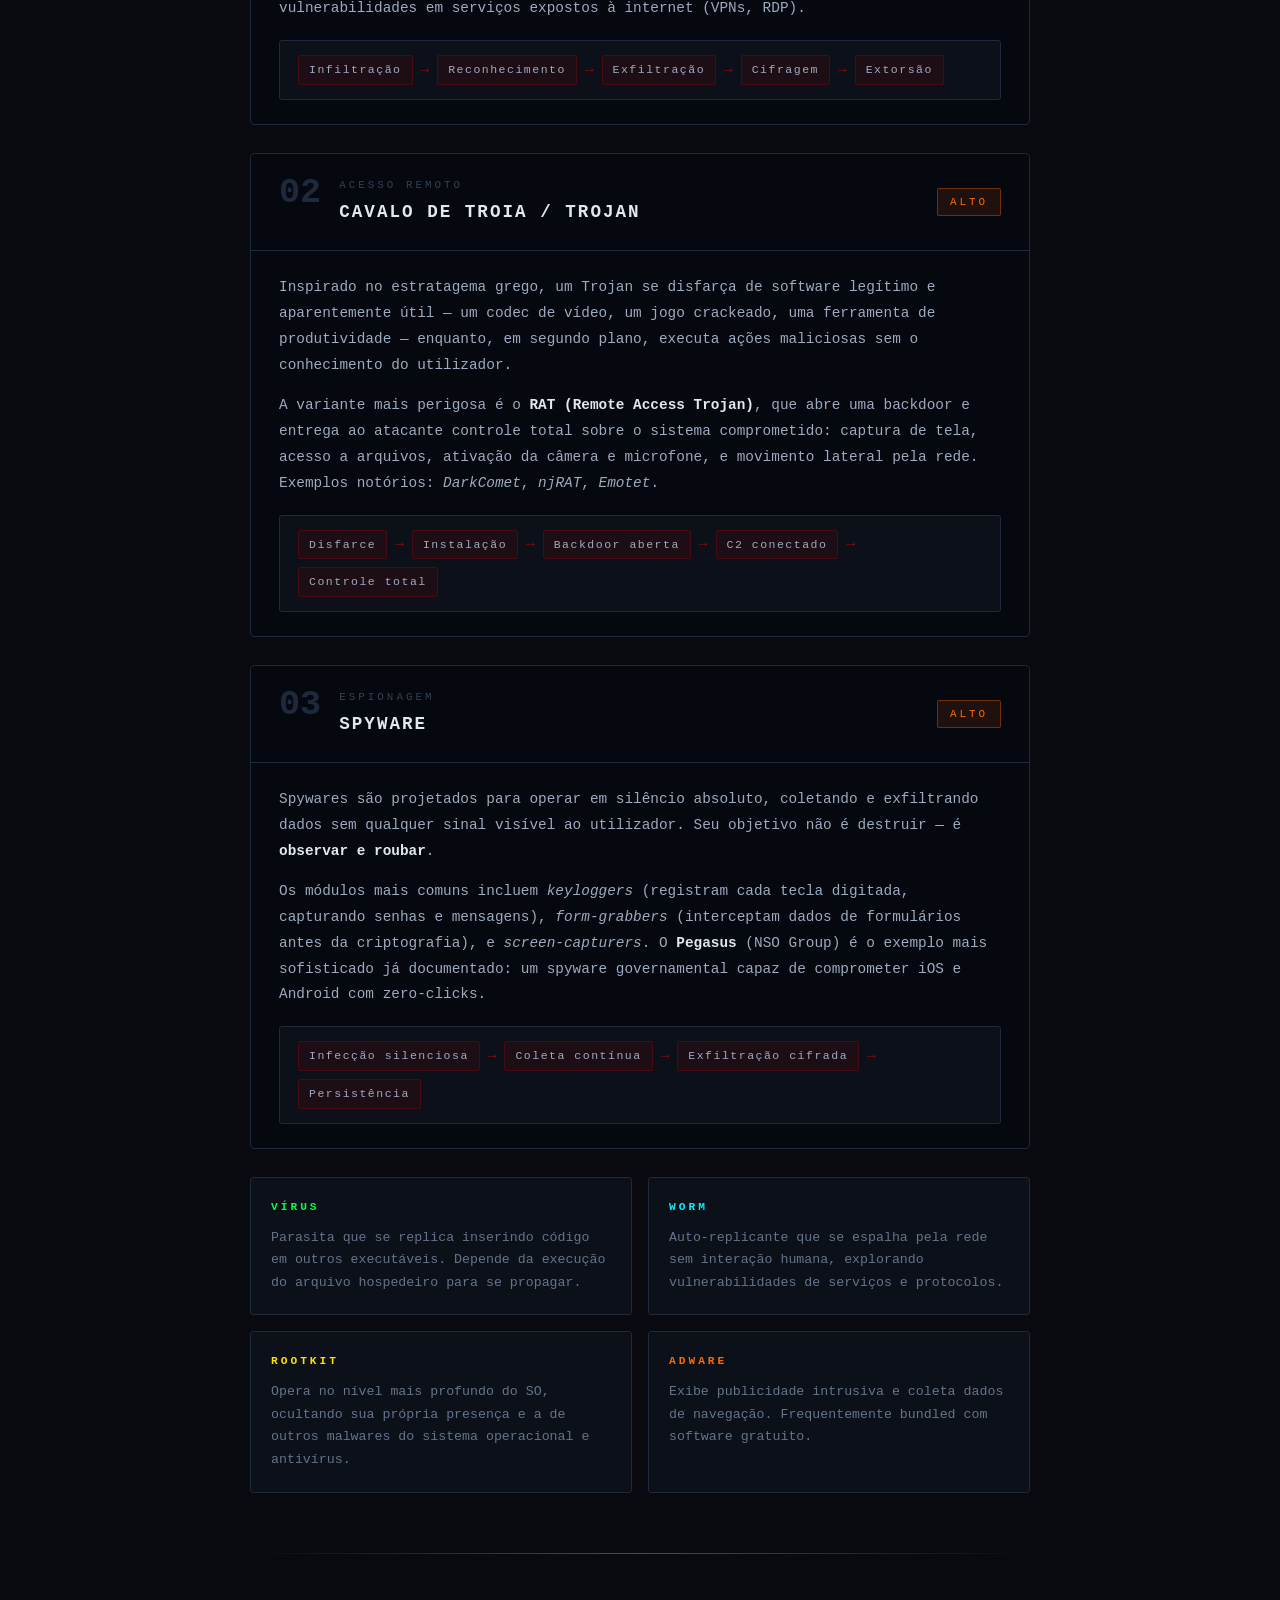
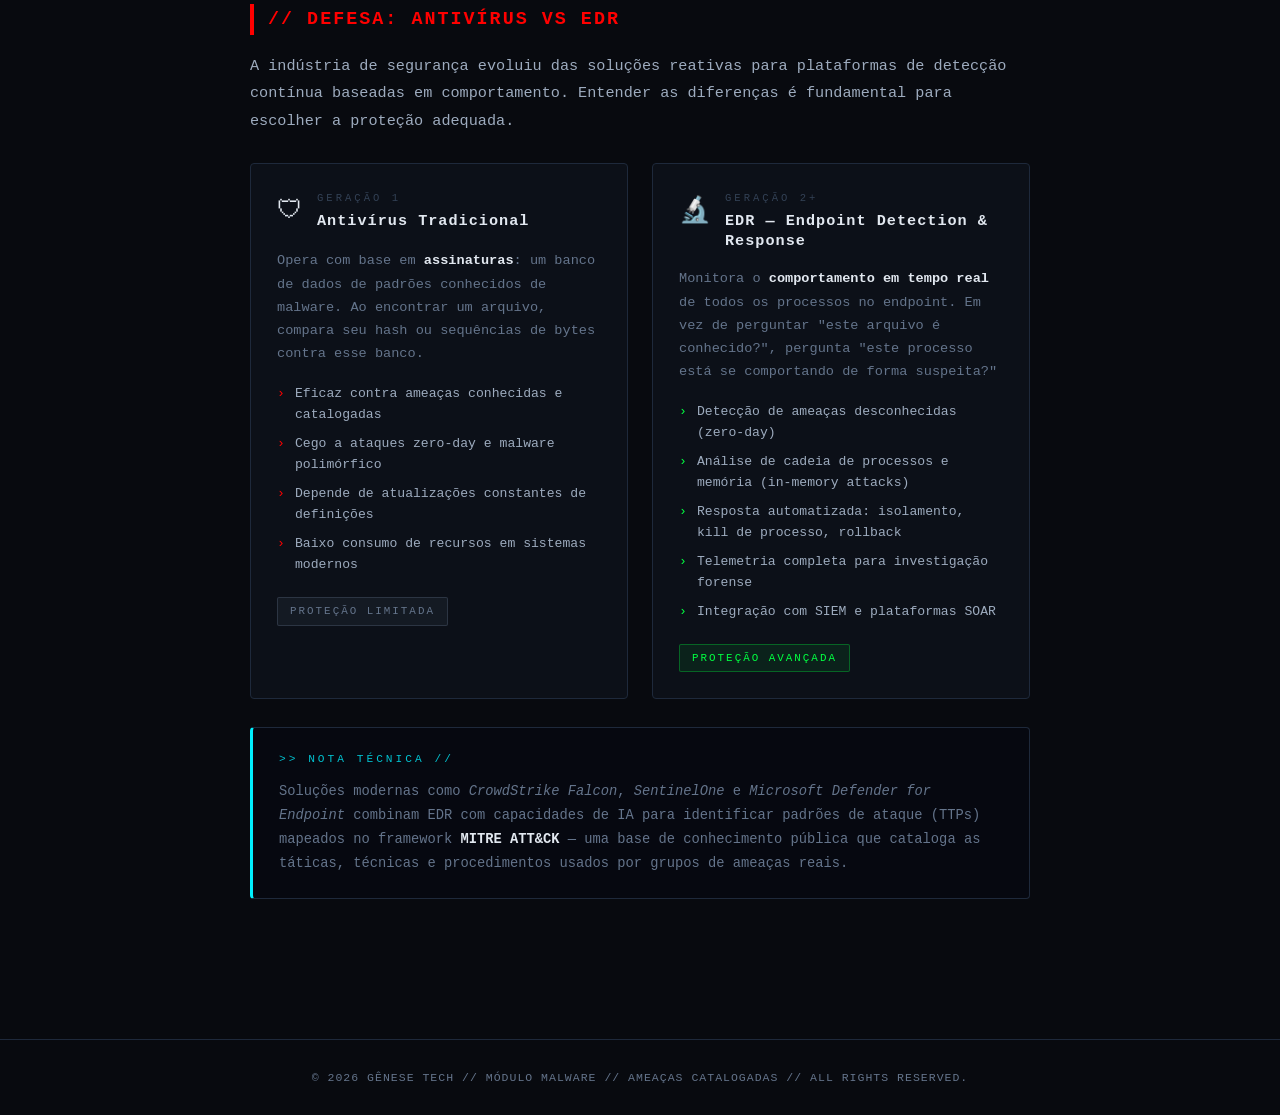
<file: malware.html>
<!DOCTYPE html>
<html lang="pt-BR">
<head>
    <meta charset="UTF-8">
    <meta name="viewport" content="width=device-width, initial-scale=1.0">
    <title>Malware e Ameaças Digitais — Gênese Tech</title>
    <link rel="stylesheet" href="malware.css">
     <link rel="icon" href="img/icon.jpeg">
</head>
<body>
    <header class="menu-superior">
        <a href="hub.html" class="logo-reduzida" data-text="G_T">G_T</a>
        <a href="cyber-seguranca.html" class="voltar-link">← Voltar para Cyber Segurança</a>
    </header>
    <section class="secao-hero">
        <div class="hero-bg-binary" id="hero-binary"></div>
 
        <div class="hero-conteudo">
            <p class="hero-eyebrow">&gt; módulo 03 — ameaças digitais</p>
 
            <!-- ── MINI-LOGO SVG: CAVEIRA DIGITAL ────────────────────────── -->
            <div style="display:flex; justify-content:center; margin-bottom:30px;">
                <svg width="90" height="100" viewBox="0 0 90 100"
                     xmlns="http://www.w3.org/2000/svg" aria-label="Caveira digital">
 
                    <!-- Grade de fundo estilo circuito -->
                    <text x="0"  y="14" font-family="Courier New" font-size="7"
                          fill="#ff0000" opacity="0.15" letter-spacing="2">10 11 01</text>
                    <text x="2"  y="96" font-family="Courier New" font-size="7"
                          fill="#ff0000" opacity="0.15" letter-spacing="2">01 00 10</text>
                    <text x="58" y="55" font-family="Courier New" font-size="7"
                          fill="#00f0ff" opacity="0.10" letter-spacing="1">0101</text>
 
                    <!-- Crânio — forma principal -->
                    <ellipse cx="45" cy="38" rx="26" ry="28"
                             fill="#0c1018" stroke="#ff0000" stroke-width="1.8"
                             style="filter:drop-shadow(0 0 6px rgba(255,0,0,0.5))"/>
 
                    <!-- Mandíbula / base -->
                    <rect x="30" y="58" width="30" height="16" rx="3"
                          fill="#0c1018" stroke="#ff0000" stroke-width="1.5"
                          style="filter:drop-shadow(0 0 4px rgba(255,0,0,0.35))"/>
 
                    <!-- Dentes -->
                    <rect x="32" y="72" width="5"  height="7" rx="1" fill="#ff0000" opacity="0.8"/>
                    <rect x="40" y="72" width="5"  height="7" rx="1" fill="#ff0000" opacity="0.8"/>
                    <rect x="48" y="72" width="5"  height="7" rx="1" fill="#ff0000" opacity="0.8"/>
 
                    <!-- Olho esquerdo — pixel/circuito -->
                    <rect x="30" y="30" width="12" height="10" rx="2"
                          fill="#080a0f" stroke="#ff0000" stroke-width="1.2"/>
                    <rect x="33" y="33" width="6"  height="4"
                          fill="#ff0000" opacity="0.9"
                          style="filter:drop-shadow(0 0 4px #ff0000)"/>
 
                    <!-- Olho direito — pixel/circuito -->
                    <rect x="48" y="30" width="12" height="10" rx="2"
                          fill="#080a0f" stroke="#ff0000" stroke-width="1.2"/>
                    <rect x="51" y="33" width="6"  height="4"
                          fill="#ff0000" opacity="0.9"
                          style="filter:drop-shadow(0 0 4px #ff0000)"/>
 
                    <!-- Nariz — triângulo vetorial -->
                    <polygon points="45,44 41,53 49,53"
                             fill="none" stroke="#ff0000" stroke-width="1.2" opacity="0.7"/>
 
                    <!-- Linha de circuito no crânio -->
                    <line x1="19" y1="42" x2="71" y2="42"
                          stroke="#1e293b" stroke-width="1"/>
                    <line x1="45" y1="10" x2="45" y2="58"
                          stroke="#1e293b" stroke-width="1"/>
 
                    <!-- Nós de circuito -->
                    <circle cx="19" cy="42" r="2" fill="#ff0000" opacity="0.5"/>
                    <circle cx="71" cy="42" r="2" fill="#ff0000" opacity="0.5"/>
                    <circle cx="45" cy="10" r="2" fill="#00f0ff" opacity="0.4"/>
                </svg>
            </div>
 
            <h1 class="hero-titulo">Mal<span>ware</span></h1>
            <p class="hero-subtitulo">Anatomia das Ameaças Digitais &amp; Sistemas de Defesa</p>
        </div>
    </section>
    <main class="page-content">
        <section class="secao-didatica">
            <h2>// O que é Malware</h2>
            <p>
                <strong style="color:#e2e8f0">Malware</strong> — contração de
                <em>malicious software</em> — é o termo guarda-chuva que designa qualquer
                software projetado intencionalmente para causar dano, obter acesso não autorizado,
                interromper operações ou exfiltrar dados de sistemas e redes.
            </p>
            <p>
                Um erro comum é usar <strong style="color:#e2e8f0">"vírus"</strong> como sinônimo
                de malware. Na realidade, vírus é apenas <em>uma subcategoria</em>: um código
                parasitário que se replica inserindo cópias de si mesmo em outros programas. O
                ecossistema de ameaças digitais é muito mais amplo e diversificado.
            </p>
            <p>
                Os vetores de infecção mais frequentes incluem:
            </p>
            <!-- Ponto extra: CSS Grid organiza os vetores de infecção (vetores-grid em malware.css) -->
            <div class="vetores-grid">
                <div class="vetor-item">
                    <span class="vetor-icon">📧</span>
                    <span class="vetor-label">Phishing por e-mail</span>
                </div>
                <div class="vetor-item">
                    <span class="vetor-icon">🌐</span>
                    <span class="vetor-label">Drive-by download</span>
                </div>
                <div class="vetor-item">
                    <span class="vetor-icon">💾</span>
                    <span class="vetor-label">Mídia removível (USB)</span>
                </div>
                <div class="vetor-item">
                    <span class="vetor-icon">🔗</span>
                    <span class="vetor-label">Links maliciosos</span>
                </div>
                <div class="vetor-item">
                    <span class="vetor-icon">📦</span>
                    <span class="vetor-label">Software pirata</span>
                </div>
                <div class="vetor-item">
                    <span class="vetor-icon">🔓</span>
                    <span class="vetor-label">Exploração de vulnerabilidades</span>
                </div>
            </div>
        </section>
 
        <div class="linha-decorativa"></div>
        <section class="secao-didatica">
            <h2>// Tipos de Malware</h2>
            <p>
                Cada categoria de malware opera com uma estratégia distinta de ataque, persistência
                e impacto. Conhecer sua anatomia é o primeiro passo para a defesa eficaz.
            </p>
            <div class="ameaca-card" id="ransomware">
                <div class="ameaca-header">
                    <div class="ameaca-numero">01</div>
                    <div>
                        <span class="ameaca-tag">Alta Severidade</span>
                        <h3 class="ameaca-titulo">Ransomware</h3>
                    </div>
                    <div class="ameaca-nivel nivel-critico">CRÍTICO</div>
                </div>
                <div class="ameaca-corpo">
                    <p>
                        O ransomware é uma das ameaças mais devastadoras da atualidade. Após infectar
                        o sistema, cifra arquivos e volumes inteiros usando algoritmos robustos como
                        AES-256 combinado com RSA-2048 para proteger a chave de decriptação —
                        tornando os dados irrecuperáveis sem o pagamento do resgate.
                    </p>
                    <p>
                        Grupos como <em>LockBit</em>, <em>REvil</em> e <em>Cl0p</em> operam como
                        verdadeiras organizações criminosas com modelos de negócio sofisticados
                        (Ransomware-as-a-Service). O vetor mais comum de entrada é via e-mail de
                        spear-phishing direcionado ou exploração de vulnerabilidades em serviços
                        expostos à internet (VPNs, RDP).
                    </p>
                    <div class="ameaca-fases">
                        <span class="fase">Infiltração</span>
                        <span class="seta-fase">→</span>
                        <span class="fase">Reconhecimento</span>
                        <span class="seta-fase">→</span>
                        <span class="fase">Exfiltração</span>
                        <span class="seta-fase">→</span>
                        <span class="fase">Cifragem</span>
                        <span class="seta-fase">→</span>
                        <span class="fase">Extorsão</span>
                    </div>
                </div>
            </div>
 
            <!-- TROJAN -->
            <div class="ameaca-card" id="trojan">
                <div class="ameaca-header">
                    <div class="ameaca-numero">02</div>
                    <div>
                        <span class="ameaca-tag">Acesso Remoto</span>
                        <h3 class="ameaca-titulo">Cavalo de Troia / Trojan</h3>
                    </div>
                    <div class="ameaca-nivel nivel-alto">ALTO</div>
                </div>
                <div class="ameaca-corpo">
                    <p>
                        Inspirado no estratagema grego, um Trojan se disfarça de software legítimo
                        e aparentemente útil — um codec de vídeo, um jogo crackeado, uma ferramenta
                        de produtividade — enquanto, em segundo plano, executa ações maliciosas
                        sem o conhecimento do utilizador.
                    </p>
                    <p>
                        A variante mais perigosa é o <strong style="color:#e2e8f0">RAT
                        (Remote Access Trojan)</strong>, que abre uma backdoor e entrega ao atacante
                        controle total sobre o sistema comprometido: captura de tela, acesso a
                        arquivos, ativação da câmera e microfone, e movimento lateral pela rede.
                        Exemplos notórios: <em>DarkComet</em>, <em>njRAT</em>, <em>Emotet</em>.
                    </p>
                    <div class="ameaca-fases">
                        <span class="fase">Disfarce</span>
                        <span class="seta-fase">→</span>
                        <span class="fase">Instalação</span>
                        <span class="seta-fase">→</span>
                        <span class="fase">Backdoor aberta</span>
                        <span class="seta-fase">→</span>
                        <span class="fase">C2 conectado</span>
                        <span class="seta-fase">→</span>
                        <span class="fase">Controle total</span>
                    </div>
                </div>
            </div>
 
            <!-- SPYWARE -->
            <div class="ameaca-card" id="spyware">
                <div class="ameaca-header">
                    <div class="ameaca-numero">03</div>
                    <div>
                        <span class="ameaca-tag">Espionagem</span>
                        <h3 class="ameaca-titulo">Spyware</h3>
                    </div>
                    <div class="ameaca-nivel nivel-alto">ALTO</div>
                </div>
                <div class="ameaca-corpo">
                    <p>
                        Spywares são projetados para operar em silêncio absoluto, coletando e
                        exfiltrando dados sem qualquer sinal visível ao utilizador. Seu objetivo
                        não é destruir — é <strong style="color:#e2e8f0">observar e roubar</strong>.
                    </p>
                    <p>
                        Os módulos mais comuns incluem <em>keyloggers</em> (registram cada tecla
                        digitada, capturando senhas e mensagens), <em>form-grabbers</em>
                        (interceptam dados de formulários antes da criptografia), e
                        <em>screen-capturers</em>. O <strong style="color:#e2e8f0">Pegasus</strong>
                        (NSO Group) é o exemplo mais sofisticado já documentado: um spyware
                        governamental capaz de comprometer iOS e Android com zero-clicks.
                    </p>
                    <div class="ameaca-fases">
                        <span class="fase">Infecção silenciosa</span>
                        <span class="seta-fase">→</span>
                        <span class="fase">Coleta contínua</span>
                        <span class="seta-fase">→</span>
                        <span class="fase">Exfiltração cifrada</span>
                        <span class="seta-fase">→</span>
                        <span class="fase">Persistência</span>
                    </div>
                </div>
            </div>
 
            <!-- OUTROS TIPOS -->
            <div class="grid-outros">
                <div class="mini-card">
                    <span class="mini-tag" style="color:#00ff41">VÍRUS</span>
                    <p>Parasita que se replica inserindo código em outros executáveis. Depende da execução do arquivo hospedeiro para se propagar.</p>
                </div>
                <div class="mini-card">
                    <span class="mini-tag" style="color:#00f0ff">WORM</span>
                    <p>Auto-replicante que se espalha pela rede sem interação humana, explorando vulnerabilidades de serviços e protocolos.</p>
                </div>
                <div class="mini-card">
                    <span class="mini-tag" style="color:#ffe000">ROOTKIT</span>
                    <p>Opera no nível mais profundo do SO, ocultando sua própria presença e a de outros malwares do sistema operacional e antivírus.</p>
                </div>
                <div class="mini-card">
                    <span class="mini-tag" style="color:#ff6b00">ADWARE</span>
                    <p>Exibe publicidade intrusiva e coleta dados de navegação. Frequentemente bundled com software gratuito.</p>
                </div>
            </div>
        </section>
 
        <div class="linha-decorativa"></div>
 
        <!-- ── 3. DEFESA: ANTIVÍRUS E EDR ─────────────────────────────────── -->
        <section class="secao-didatica">
            <h2>// Defesa: Antivírus vs EDR</h2>
            <p>
                A indústria de segurança evoluiu das soluções reativas para plataformas de
                detecção contínua baseadas em comportamento. Entender as diferenças é
                fundamental para escolher a proteção adequada.
            </p>
 
            <div class="comparativo-defesa">
 
                <div class="defesa-card antivirus" id="card-antivirus" style="cursor:pointer;">
                    <div class="defesa-header">
                        <span class="defesa-icon">🛡</span>
                        <div>
                            <span class="defesa-tag">Geração 1</span>
                            <h3>Antivírus Tradicional</h3>
                        </div>
                    </div>
                    <p>Opera com base em <strong style="color:#e2e8f0">assinaturas</strong>:
                    um banco de dados de padrões conhecidos de malware. Ao encontrar um arquivo,
                    compara seu hash ou sequências de bytes contra esse banco.</p>
                    <ul class="defesa-lista">
                        <li>Eficaz contra ameaças conhecidas e catalogadas</li>
                        <li>Cego a ataques zero-day e malware polimórfico</li>
                        <li>Depende de atualizações constantes de definições</li>
                        <li>Baixo consumo de recursos em sistemas modernos</li>
                    </ul>
                    <div class="defesa-status">
                        <span class="status-tag status-limitado">Proteção Limitada</span>
                    </div>
                </div>
 
                <div class="defesa-card edr" id="card-edr" style="cursor:pointer;">
                    <div class="defesa-header">
                        <span class="defesa-icon">🔬</span>
                        <div>
                            <span class="defesa-tag">Geração 2+</span>
                            <h3>EDR — Endpoint Detection &amp; Response</h3>
                        </div>
                    </div>
                    <p>Monitora o <strong style="color:#e2e8f0">comportamento em tempo real</strong>
                    de todos os processos no endpoint. Em vez de perguntar "este arquivo é
                    conhecido?", pergunta "este processo está se comportando de forma suspeita?"</p>
                    <ul class="defesa-lista">
                        <li>Detecção de ameaças desconhecidas (zero-day)</li>
                        <li>Análise de cadeia de processos e memória (in-memory attacks)</li>
                        <li>Resposta automatizada: isolamento, kill de processo, rollback</li>
                        <li>Telemetria completa para investigação forense</li>
                        <li>Integração com SIEM e plataformas SOAR</li>
                    </ul>
                    <div class="defesa-status">
                        <span class="status-tag status-avancado">Proteção Avançada</span>
                    </div>
                </div>
 
            </div>
 
            <div class="nota-tecnica">
                <span class="nota-prefixo">&gt;&gt; NOTA TÉCNICA //</span>
                <p>
                    Soluções modernas como <em>CrowdStrike Falcon</em>, <em>SentinelOne</em> e
                    <em>Microsoft Defender for Endpoint</em> combinam EDR com capacidades de IA para
                    identificar padrões de ataque (TTPs) mapeados no framework
                    <strong style="color:#e2e8f0">MITRE ATT&amp;CK</strong> — uma base de conhecimento
                    pública que cataloga as táticas, técnicas e procedimentos usados por grupos de
                    ameaças reais.
                </p>
            </div>
        </section>
 
    </main>
 
    <footer class="rodape-sistema">
        <p class="texto-rodape">
            © 2026 GÊNESE TECH // MÓDULO MALWARE //
            AMEAÇAS CATALOGADAS // ALL RIGHTS RESERVED.
        </p>
    </footer>
    <div class="alerta-virus-wrapper" id="popup-original">
        <div class="alerta-virus">
 
            <!-- Barra de título -->
            <div class="alerta-virus-header">
                <span class="alerta-virus-titulo">⚠ ALERTA DO SISTEMA</span>
                <span class="alerta-virus-fechar">✕</span>
            </div>
 
            <!-- Faixa listrada animada -->
            <div class="alerta-virus-faixa"></div>
 
            <!-- Corpo da mensagem -->
            <div class="alerta-virus-corpo">
 
                <div class="alerta-virus-icone">☠</div>
 
                <div class="alerta-virus-msg-titulo">
                    INFECÇÃO POR ROOTKIT DETECTADA
                </div>
 
                <div class="alerta-virus-detalhe">
                    PROCESSO MALICIOSO: <span>svchost_injector.exe</span><br>
                    NÍVEL DE AMEAÇA: <span>CRÍTICO — NÍVEL 5</span><br>
                    AÇÃO: <span>Tentativa de escalonamento de privilégios</span><br>
                    PID: <span>4721 | MEM: 0xFFFF3A2C</span>
                </div>
 
                <div class="alerta-virus-codigo">
                    &gt; ROOTKIT::KERNEL_INJECT detected<br>
                    &gt; Hook: NtQuerySystemInformation[0x36]<br>
                    &gt; Payload: 0xDEADBEEF · 48 65 6C 6C 6F<br>
                    &gt; C2 server: 193.32.xx.xx:4444
                </div>
 
                <div class="alerta-virus-rodape">
                    <span class="alerta-virus-rodape-led"></span>
                    SISTEMA COMPROMETIDO — ISOLANDO HOST...
                </div>
 
            </div>
 
        </div>
    </div>
    <!-- Ponto extra: JavaScript — gera o fundo binário animado e controla o
         Easter Egg dos pop-ups de vírus que se multiplicam ao clicar -->
    <script>
    (function gerarFundoBinario() {
        const el = document.getElementById('hero-binary');
        if (!el) return;
        const colunas = 80;
        const linhas  = 30;
        let conteudo = '';
        for (let l = 0; l < linhas; l++) {
            for (let c = 0; c < colunas; c++) {
                conteudo += Math.random() > 0.5 ? '1' : '0';
                if ((c + 1) % 4 === 0) conteudo += ' ';
            }
            conteudo += '\n';
        }
        el.textContent = conteudo;
    })();
 
    (function configurarInteracoesVirus() {
        // Ponto extra: Easter Egg — clonar o pop-up de vírus em posição aleatória
        // (posicionamento não estático: fixed) sempre que ele é clicado
        const popupTemplate = document.getElementById('popup-original').cloneNode(true);
 
        const popupsAtivos = [];
 
        const popupOriginal = document.getElementById('popup-original');
        popupsAtivos.push(popupOriginal);
 
        function adicionarListenerNoPopup(popup) {
            popup.addEventListener('click', function () {
                criarClonePopup();
            });
        }
 
        function criarClonePopup() {
            const clone = popupTemplate.cloneNode(true);
 
            clone.removeAttribute('id');
 
            const larguraPopup = 320;
            const alturaPopup  = 280;
 
            const maxLeft = Math.max(0, window.innerWidth  - larguraPopup);
            const maxTop  = Math.max(0, window.innerHeight - alturaPopup);
 
            clone.style.position = 'fixed';
            clone.style.left     = Math.floor(Math.random() * maxLeft) + 'px';
            clone.style.top      = Math.floor(Math.random() * maxTop)  + 'px';
            clone.style.right    = 'unset';
            clone.style.bottom   = 'unset';
 
            document.body.appendChild(clone);
            popupsAtivos.push(clone);
 
            adicionarListenerNoPopup(clone);
        }
 
        adicionarListenerNoPopup(popupOriginal);
 
        // Easter egg Antivírus
        const cardAntivirus = document.getElementById('card-antivirus');
        cardAntivirus.addEventListener('click', function () {
            if (popupsAtivos.length === 0) return;
            const ultimo = popupsAtivos.pop();
            if (ultimo && ultimo.parentNode) {
                ultimo.parentNode.removeChild(ultimo);
            }
        });
 
        // Easter egg EDR
        const cardEdr = document.getElementById('card-edr');
        cardEdr.addEventListener('click', function () {
            while (popupsAtivos.length > 0) {
                const popup = popupsAtivos.pop();
                if (popup && popup.parentNode) {
                    popup.parentNode.removeChild(popup);
                }
            }
        });
    })();
    </script>
 
</body>
</html>
</file>
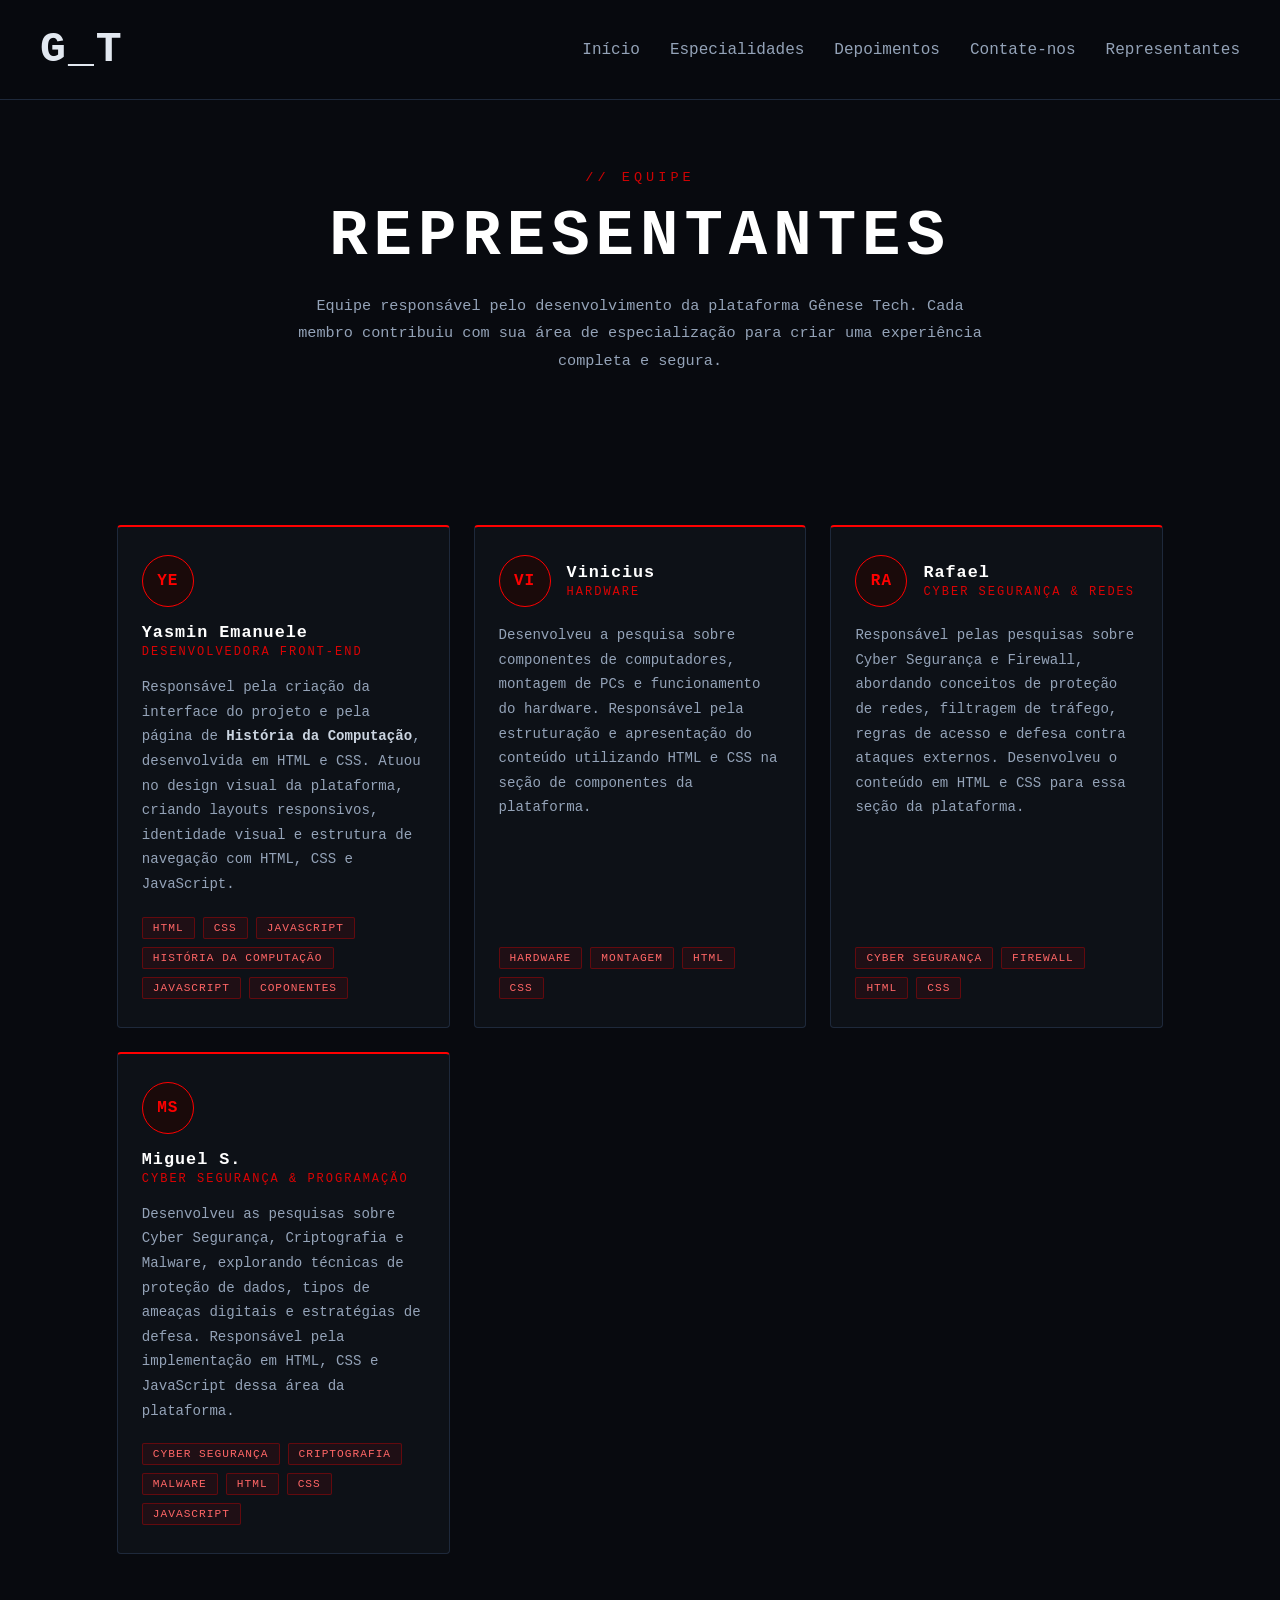
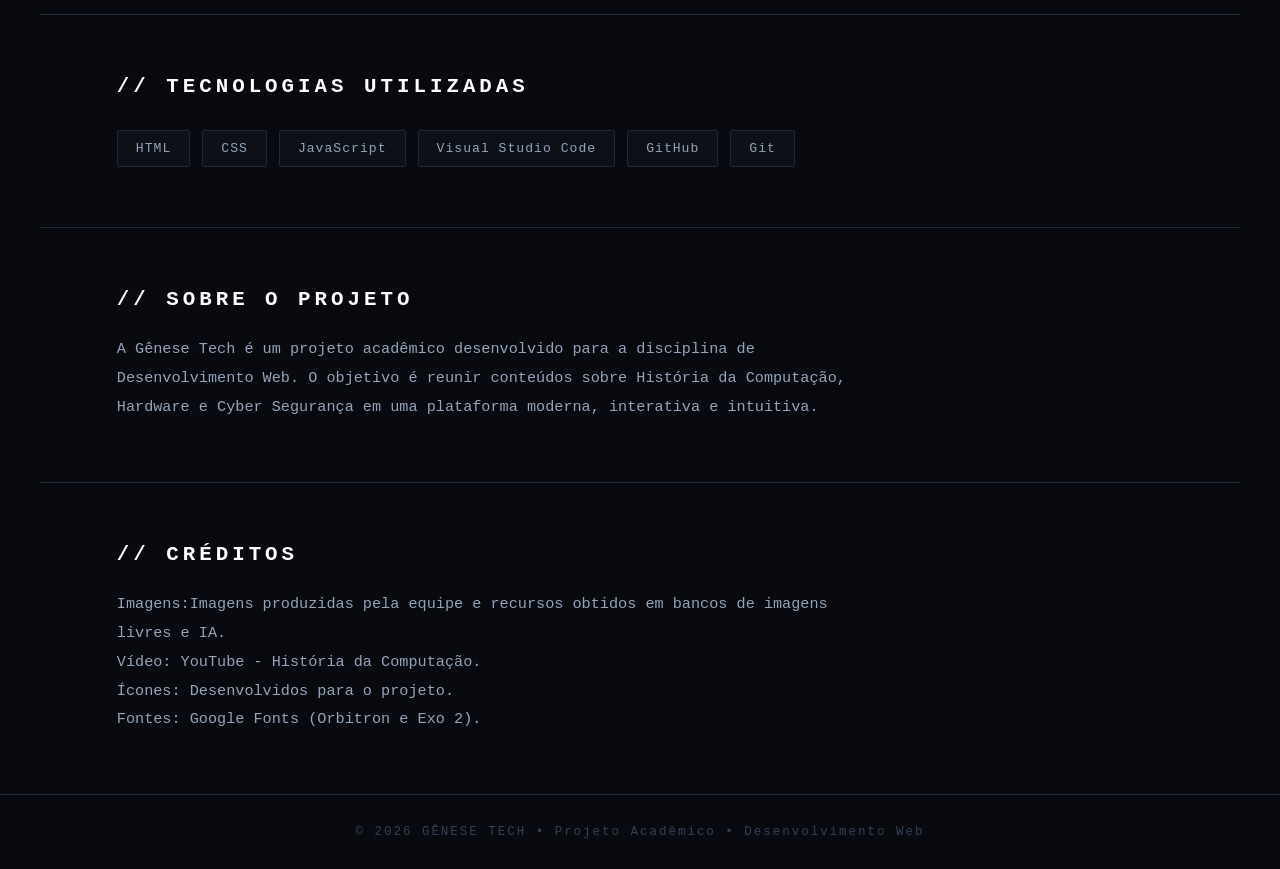
<file: sobre.html>
<!DOCTYPE html>
<html lang="pt-BR">
<head>
    <meta charset="UTF-8">
    <meta name="viewport" content="width=device-width, initial-scale=1.0">
    <title>Gênese Tech - Sobre</title>
    <link rel="stylesheet" href="repres.css">
     <link rel="icon" href="img/icon.jpeg">
</head>
<body>
 
    <header class="menu-superior">
        <a href="index.html" class="logo-reduzida glitch" data-text="G_T" style="text-decoration:none;color:inherit;">G_T</a>
        <button class="menu-toggle" id="menuToggle" aria-label="Abrir menu">&#9776;</button>
        <nav id="navMenu">
            <ul class="nav-lista">
               <li><a href="index.html#intro" class="nav-link">Início</a></li>
                <li><a href="index.html#hub-modulos" class="nav-link">Especialidades</a></li>
                <li><a href="index.html#Depoimentos" class="nav-link"> Depoimentos </a></li>
                <li><a href="index.html#Contate-nos" class="nav-link"> Contate-nos </a></li>
                <li><a href="sobre.html" class="nav-link"> Representantes </a></li>
            </ul>
        </nav>
    </header>
 
<main>
 
    <section class="hero-representantes">
        <div class="hero-tag">// EQUIPE</div>
        <h1 class="glitch" data-text="REPRESENTANRES">REPRESENTANTES</h1>
        <p>Equipe responsável pelo desenvolvimento da plataforma Gênese Tech. Cada membro contribuiu com sua área de especialização para criar uma experiência completa e segura.</p>
    </section>
 
    <!-- Requisito: página Sobre/Representantes — um card por integrante da equipe -->
    <section class="secao-representantes">
        <!-- Yasmin -->
        <div class="card-representante">
            <div class="card-header">
                <div class="avatar-placeholder">YE</div>
                <div class="card-titulo">
                    <h2>Yasmin Emanuele</h2>
                    <h3>Desenvolvedora Front-End</h3>
                </div>
            </div>
            <p>
                Responsável pela criação da interface do projeto e
                pela página de <strong>História da Computação</strong>,
                desenvolvida em HTML e CSS. Atuou no design visual da plataforma,
                criando layouts responsivos, identidade visual e estrutura
                de navegação com HTML, CSS e JavaScript.
            </p>
            <div class="tags">
                <span class="tag">HTML</span>
                <span class="tag">CSS</span>
                <span class="tag">JavaScript</span>
                <span class="tag">História da Computação</span>
                <span class="tag">JavaScript</span>
                <span class="tag">coponentes</span>
 
 
            </div>
        </div>
 
        <!-- Vinicius -->
        <div class="card-representante">
            <div class="card-header">
                <div class="avatar-placeholder">VI</div>
                <div class="card-titulo">
                    <h2>Vinicius</h2>
                    <h3>Hardware</h3>
                </div>
            </div>
            <p>
                Desenvolveu a pesquisa sobre componentes de computadores,
                montagem de PCs e funcionamento do hardware.
                Responsável pela estruturação e apresentação do conteúdo
                utilizando HTML e CSS na seção de componentes da plataforma.
            </p>
            <div class="tags">
                <span class="tag">Hardware</span>
                <span class="tag">Montagem</span>
                <span class="tag">HTML</span>
                <span class="tag">CSS</span>
            </div>
        </div>
 
        <!-- Rafael -->
        <div class="card-representante">
            <div class="card-header">
                <div class="avatar-placeholder">RA</div>
                <div class="card-titulo">
                    <h2>Rafael</h2>
                    <h3>Cyber Segurança &amp; Redes</h3>
                </div>
            </div>
            <p>
                Responsável pelas pesquisas sobre Cyber Segurança e Firewall,
                abordando conceitos de proteção de redes, filtragem de tráfego,
                regras de acesso e defesa contra ataques externos.
                Desenvolveu o conteúdo em HTML e CSS para essa seção da plataforma.
            </p>
            <div class="tags">
                <span class="tag">Cyber Segurança</span>
                <span class="tag">Firewall</span>
                <span class="tag">HTML</span>
                <span class="tag">CSS</span>
            </div>
        </div>
 
        <!-- Miguel S. -->
        <div class="card-representante">
            <div class="card-header">
                <div class="avatar-placeholder">MS</div>
                <div class="card-titulo">
                    <h2>Miguel S.</h2>
                    <h3>Cyber Segurança &amp; Programação</h3>
                </div>
            </div>
            <p>
                Desenvolveu as pesquisas sobre Cyber Segurança, Criptografia e
                Malware, explorando técnicas de proteção de dados, tipos de
                ameaças digitais e estratégias de defesa. Responsável pela
                implementação em HTML, CSS e JavaScript dessa área da plataforma.
            </p>
            <div class="tags">
                <span class="tag">Cyber Segurança</span>
                <span class="tag">Criptografia</span>
                <span class="tag">Malware</span>
                <span class="tag">HTML</span>
                <span class="tag">CSS</span>
                <span class="tag">JavaScript</span>
                
            </div>
        </div>
 
    </section>
 
    <section class="secao-tecnologias">
        <h2>// TECNOLOGIAS UTILIZADAS</h2>
        <div class="tecnologias">
            <div class="tech-item">HTML</div>
            <div class="tech-item">CSS</div>
            <div class="tech-item">JavaScript</div>
            <div class="tech-item">Visual Studio Code</div>
            <div class="tech-item">GitHub</div>
             <div class="tech-item">Git</div>
        </div>
    </section>
 
    <section class="secao-projeto">
        <h2>// SOBRE O PROJETO</h2>
        <p>
            A Gênese Tech é um projeto acadêmico desenvolvido para a disciplina
            de Desenvolvimento Web. O objetivo é reunir conteúdos sobre História
            da Computação, Hardware e Cyber Segurança em uma plataforma moderna,
            interativa e intuitiva.
        </p>
    </section>
 
    <section class="secao-projeto">
 
    <h2>// CRÉDITOS</h2>
 
    <p>Imagens:Imagens produzidas pela equipe e recursos obtidos em bancos de imagens livres e IA.</p>
 
    <p>Vídeo: YouTube - História da Computação.</p>
 
    <p>Ícones: Desenvolvidos para o projeto.</p>
 
    <p>Fontes: Google Fonts (Orbitron e Exo 2).</p>
 
</section>
 
</main>
 
<footer class="rodape">
    <div id="robot"></div>
    <p>© 2026 GÊNESE TECH • Projeto Acadêmico • Desenvolvimento Web</p>
</footer>
 
<!-- Ponto extra: JavaScript — abre/fecha o menu hambúrguer em telas pequenas (responsividade) -->
<script>
    const toggle = document.getElementById('menuToggle');
    const nav = document.getElementById('navMenu');
    toggle.addEventListener('click', () => {
        nav.classList.toggle('nav-aberto');
        toggle.setAttribute('aria-expanded', nav.classList.contains('nav-aberto'));
    });
    document.querySelectorAll('.nav-link').forEach(link => {
        link.addEventListener('click', () => {
            nav.classList.remove('nav-aberto');
        });
    });
</script>
 
</body>
</html>
</file>
<file: criptografia.css>
*, *::before, *::after {
    margin: 0;
    padding: 0;
    box-sizing: border-box;
}


html {
    scroll-behavior: smooth;
    -webkit-text-size-adjust: 100%;
}

body {
    background-color: #080a0f;
    color: #e2e8f0;
    font-family: 'Courier New', Courier, monospace;
    overflow-x: hidden;
    line-height: 1.7;
}

.menu-superior {
    position: fixed;
    top: 0;
    left: 0;
    width: 100%;
    background-color: rgba(8, 10, 15, 0.95);
    border-bottom: 1px solid #1e293b;
    padding: clamp(14px, 3vw, 20px) clamp(16px, 5vw, 40px);
    display: flex;
    flex-wrap: wrap;
    gap: 10px 16px;
    justify-content: space-between;
    align-items: center;
    z-index: 100;
    -webkit-backdrop-filter: blur(6px);
    backdrop-filter: blur(6px);
}

.logo-reduzida {
    font-size: clamp(1.6rem, 5vw, 2.7rem);
    font-weight: bold;
    color: #1a231a;
    letter-spacing: 2px;
    cursor: pointer;
    text-decoration: none;
    flex-shrink: 0;
    transition: color 0.3s ease, text-shadow 0.3s ease;
    position: relative;
    display: inline-block;
}

.logo-reduzida::before,
.logo-reduzida::after {
    content: attr(data-text);
    position: absolute;
    top: 0; left: 0;
    width: 100%; height: 100%;
    background: #080a0f;
    clip: rect(0,0,0,0);
}

.logo-reduzida:hover {
    color: #ffffff;
    text-shadow:
        0 0 4px #ffffff,
        0 0 10px #ff0000,
        0 0 20px #ff0000,
        0 0 40px #ff0000;
}

.logo-reduzida:hover::before {
    left: -2px;
    text-shadow: 2px 0 #ff0055;
    animation: glitch-anim-1 0.46s infinite linear alternate-reverse;
}

.logo-reduzida:hover::after {
    left: 2px;
    text-shadow: -2px 0 #00f2fe;
    animation: glitch-anim-2 0.33s infinite linear alternate-reverse;
}

@keyframes glitch-anim-1 {
    0%   { clip-path: inset(40% 0 61% 0); }
    20%  { clip-path: inset(92% 0 1%  0); }
    40%  { clip-path: inset(5%  0 85% 0); }
    60%  { clip-path: inset(57% 0 27% 0); }
    80%  { clip-path: inset(15% 0 80% 0); }
    100% { clip-path: inset(80% 0 5%  0); }
}

@keyframes glitch-anim-2 {
    0%   { clip-path: inset(25% 0 58% 0); }
    22%  { clip-path: inset(84% 0 3%  0); }
    39%  { clip-path: inset(11% 0 76% 0); }
    61%  { clip-path: inset(70% 0 15% 0); }
    82%  { clip-path: inset(43% 0 43% 0); }
    100% { clip-path: inset(5%  0 88% 0); }
}

.voltar-link {
    color: #94a3b8;
    text-decoration: none;
    font-size: clamp(0.7rem, 2.5vw, 0.9rem);
    letter-spacing: 1px;
    border: 1px solid #1e293b;
    padding: 8px clamp(10px, 3vw, 18px);
    white-space: nowrap;
    min-height: 40px;
    display: inline-flex;
    align-items: center;
    transition: color 0.3s, border-color 0.3s, background 0.3s;
}

.voltar-link:hover {
    color: #ff0000;
    border-color: #ff0000;
    background: rgba(255, 0, 0, 0.07);
}

.secao-hero {
    min-height: 60vh;
    display: flex;
    align-items: center;
    justify-content: center;
    padding-top: clamp(80px, 18vw, 130px);
    padding-bottom: 30px;
    position: relative;
    overflow: hidden;
}

.hero-bg-binary {
    position: absolute;
    inset: 0;
    z-index: 0;
    opacity: 0.045;
    font-size: 11px;
    color: #00ff41;
    line-height: 1.4;
    letter-spacing: 3px;
    overflow: hidden;
    white-space: pre;
    pointer-events: none;
    user-select: none;
}

.hero-conteudo {
    position: relative;
    z-index: 2;
    text-align: center;
    max-width: 800px;
    width: 100%;
    padding: 0 clamp(16px, 5vw, 40px);
}

.hero-conteudo svg {
    width: clamp(60px, 18vw, 90px);
    height: auto;
}

.hero-eyebrow {
    color: #00ff41;
    font-size: clamp(0.65rem, 2.2vw, 0.78rem);
    letter-spacing: clamp(2px, 1vw, 4px);
    text-transform: uppercase;
    margin-bottom: 20px;
    opacity: 0.8;
}

.hero-titulo {
    font-size: clamp(2rem, 9vw, 3.4rem);
    color: #ffffff;
    text-transform: uppercase;
    letter-spacing: clamp(2px, 1.5vw, 5px);
    margin-bottom: 18px;
    line-height: 1.15;
}

.hero-titulo span {
    color: #ff0000;
}

.hero-titulo::after {
    content: "";
    display: block;
    width: 80px;
    height: 2px;
    background: #ff0000;
    margin: 22px auto 0;
    box-shadow: 0 0 10px #ff0000;
}

.hero-subtitulo {
    color: #64748b;
    font-size: clamp(0.8rem, 2.8vw, 0.95rem);
    letter-spacing: clamp(1px, 0.8vw, 2px);
    margin-top: 18px;
    padding: 0 8px;
}

.svg-cadeado-wrapper {
    display: flex;
    justify-content: center;
    margin: -10px auto 50px auto;
    position: relative;
    z-index: 2;
}

.page-content {
    max-width: 860px;
    margin: 0 auto;
    padding: 20px clamp(16px, 5vw, 40px) clamp(50px, 12vw, 80px) clamp(16px, 5vw, 40px);
}
.linha-decorativa {
    width: 100%;
    height: 1px;
    background: linear-gradient(90deg, transparent, #ff0000, transparent);
    margin: 50px 0;
}
.secao-didatica {
    margin-bottom: 60px;
}

.secao-didatica h2 {
    color: #ff0000;
    font-size: 1.15rem;
    letter-spacing: 2px;
    text-transform: uppercase;
    border-left: 4px solid #ff0000;
    padding-left: 14px;
    margin-bottom: 18px;
}

.secao-didatica p {
    color: #9dabbe;
    margin-bottom: 16px;
    font-size: 0.95rem;
    line-height: 1.8;
}

.grid-comparacao {
    display: grid;
    grid-template-columns: 1fr 1fr;
    gap: 24px;
    margin: 28px 0;
}

@media (max-width: 600px) {
    .grid-comparacao { grid-template-columns: 1fr; }
}

.card-cripto {
    background: #0c1018;
    border: 1px solid #1e293b;
    border-radius: 4px;
    padding: 26px;
    transition: border-color 0.3s, box-shadow 0.3s;
    position: relative;
    overflow: hidden;
}

.card-cripto::before {
    content: '';
    position: absolute;
    bottom: 0; left: 0;
    width: 100%; height: 2px;
    background: currentColor;
    transform: scaleX(0);
    transition: transform 0.3s;
}

.card-cripto:hover::before { transform: scaleX(1); }

.card-cripto.simetrica {
    color: #00ff41;
    border-color: rgba(0, 255, 65, 0.15);
}
.card-cripto.simetrica:hover {
    border-color: rgba(0, 255, 65, 0.4);
    box-shadow: 0 0 20px rgba(0, 255, 65, 0.06);
}

.card-cripto.assimetrica {
    color: #00f0ff;
    border-color: rgba(0, 240, 255, 0.15);
}
.card-cripto.assimetrica:hover {
    border-color: rgba(0, 240, 255, 0.4);
    box-shadow: 0 0 20px rgba(0, 240, 255, 0.06);
}

.card-cripto .card-tag {
    font-size: 0.72rem;
    letter-spacing: 3px;
    text-transform: uppercase;
    opacity: 0.7;
    margin-bottom: 10px;
    display: block;
}

.card-cripto h3 {
    font-size: 1.05rem;
    letter-spacing: 1px;
    margin-bottom: 14px;
    color: inherit;
}

.card-cripto p {
    color: #7a8fa3;
    font-size: 0.88rem;
    line-height: 1.7;
    margin: 0;
}

.card-cripto ul {
    list-style: none;
    margin-top: 12px;
}

.card-cripto ul li {
    color: #7a8fa3;
    font-size: 0.85rem;
    padding: 4px 0;
    padding-left: 16px;
    position: relative;
}

.card-cripto ul li::before {
    content: '›';
    position: absolute;
    left: 0;
    color: inherit;
    opacity: 0.7;
}
.diagrama-https {
    background: #060810;
    border: 1px solid #1e293b;
    border-radius: 4px;
    padding: 28px 32px;
    margin: 24px 0;
    font-size: 0.82rem;
    line-height: 2;
    overflow-x: auto;
}

.diagrama-https .linha-diagrama {
    display: flex;
    align-items: center;
    gap: 12px;
    margin-bottom: 8px;
    white-space: nowrap;
}

.diagrama-https .node {
    background: #0f131a;
    border: 1px solid #1e293b;
    padding: 6px 14px;
    border-radius: 3px;
    color: #e2e8f0;
    font-size: 0.8rem;
    letter-spacing: 1px;
}

.diagrama-https .seta {
    color: #ff0000;
    font-size: 1.1rem;
    flex-shrink: 0;
}

.diagrama-https .label-seta {
    color: #00ff41;
    font-size: 0.72rem;
    letter-spacing: 1px;
}

.badge-protocolo {
    display: inline-block;
    background: rgba(0, 240, 255, 0.08);
    border: 1px solid rgba(0, 240, 255, 0.25);
    color: #00f0ff;
    font-size: 0.75rem;
    letter-spacing: 2px;
    padding: 3px 10px;
    border-radius: 3px;
    margin: 4px 4px 4px 0;
}

.rodape-sistema {
    width: 100%;
    text-align: center;
    padding: 28px 20px;
    border-top: 1px solid #1e293b;
    background: #080a0f;
}

.texto-rodape {
    color: #64748b;
    font-size: 0.72rem;
    letter-spacing: 1px;
}
</file>
<file: hub.css>
/*CONFIGURAÇÕES BASE*/
   html {
    scroll-behavior: smooth;
    -webkit-text-size-adjust: 100%;
}
   body { 
    background-color: #ffffff;
   }
* {
    margin: 0;
    padding: 0;
    box-sizing: border-box;
    font-family: 'Courier New', Courier, monospace;
    -webkit-tap-highlight-color: transparent;
}

body {
    background-color: #080a0f;
    color: #e2e8f0;
    overflow-x: hidden;
}

/*MENU SUPERIOR*/
/* Ponto extra: Flexbox para alinhar logo + navegação */
.menu-superior {
    display: flex;
    justify-content: space-between;
    align-items: center;
    flex-wrap: wrap;
    gap: 10px 20px;
    padding: clamp(14px, 3vw, 25px) clamp(16px, 5vw, 40px);
    background-color: rgba(8, 10, 15, 0.9);
    border-bottom: 1px solid #1e293b;
    /* Ponto extra: posicionamento não estático (fixed) — menu grudado no topo */
    position: fixed;
    width: 100%;
    top: 0;
    z-index: 100;
    -webkit-backdrop-filter: blur(6px);
    backdrop-filter: blur(6px);
}

.logo-reduzida {
    font-size: clamp(1.6rem, 5vw, 2.7rem);
    font-weight: bold;
    color: #1a231a; 
    letter-spacing: 2px;
    cursor: pointer;
    flex-shrink: 0;
    transition: color 0.3s ease, text-shadow 0.3s ease; 
}

/* Requisito: pseudo-classe :hover — Combinando Neon + Glitch na Logo */
.logo-reduzida:hover {
    color: #ffffff; 
    text-shadow: 
        0 0 4px #ffffff,        
        0 0 10px #ff0000,       
        0 0 20px #ff0000,       
        0 0 40px #ff0000;
}

.nav-lista {
    display: flex;
    list-style: none;
    flex-wrap: wrap;
    justify-content: flex-end;
    gap: clamp(10px, 3vw, 30px);
}

.nav-link {
    color: #94a3b8;
    text-decoration: none;
    font-size: clamp(0.75rem, 2.2vw, 1rem);
    white-space: nowrap;
    transition: color 0.3s;
}

.nav-link:hover {
    color: #ff0000;
}

/* Ponto extra: Responsividade — media query ajusta o menu em telas pequenas */
@media (max-width: 640px) {
    .menu-superior {
        justify-content: center;
        text-align: center;
    }
    .nav-lista {
        justify-content: center;
        width: 100%;
        gap: 14px 18px;
    }
}

/*EFEITO GLITCH / INTERFERÊNCIA CIBERNÉTICA */
/* Requisito: pseudo-elementos ::before/::after criam as "cópias" duplicadas do texto
   Ponto extra: posicionamento não estático (position: absolute) para sobrepor as cópias */
.glitch {
    position: relative;
    display: inline-block;
}

.glitch::before,
.glitch::after {
    content: attr(data-text);
    position: absolute;
    top: 0;
    left: 0;
    width: 100%;
    height: 100%;
    background: #080a0f; 
    clip: rect(0, 0, 0, 0); 
}

/* Requisito: pseudo-classe :hover combinada com pseudo-elemento
   Ponto extra: animação (@keyframes) aplicada via animation */
.glitch:hover::before {
    left: -2px;
    text-shadow: 2px 0 #ff0055;
    animation: glitch-anim-1 0.46s infinite linear alternate-reverse;
}

.glitch:hover::after {
    left: 2px;
    text-shadow: -2px 0 #00f2fe;
    animation: glitch-anim-2 0.33s infinite linear alternate-reverse;
}

/* Ponto extra: @keyframes — animação personalizada do efeito glitch */
@keyframes glitch-anim-1 {
    0% { clip-path: inset(40% 0 61% 0); }
    20% { clip-path: inset(92% 0 1% 0); }
    40% { clip-path: inset(5% 0 85% 0); }
    60% { clip-path: inset(57% 0 27% 0); }
    80% { clip-path: inset(15% 0 80% 0); }
    100% { clip-path: inset(80% 0 5% 0); }
}

@keyframes glitch-anim-2 {
    0% { clip-path: inset(25% 0 58% 0); }
    22% { clip-path: inset(84% 0 3% 0); }
    39% { clip-path: inset(11% 0 76% 0); }
    61% { clip-path: inset(70% 0 15% 0); }
    82% { clip-path: inset(43% 0 43% 0); }
    100% { clip-path: inset(5% 0 88% 0); }
}

/* INTRODUÇÃO */
.secao-hero {
    min-height: 65vh;
    display: flex;
    justify-content: center;
    align-items: center;
    padding: clamp(110px, 22vw, 150px) 20px 40px 20px;
    scroll-margin-top: 90px;
}

.container-titulo {
    text-align: center;
    width: 100%;
}

#titulo-principal {
    font-size: clamp(2.2rem, 10vw, 4.5rem);
    color: #ffffff;
    text-transform: uppercase;
    letter-spacing: clamp(2px, 1vw, 6px);
    opacity: 0; 
    word-break: break-word;
    transition: transform 1.5s cubic-bezier(0.16, 1, 0.3, 1), opacity 1.5s ease;
}

.titulo-animado {
    opacity: 1 !important;
    transform: scale(1.1);
}

.subtitulo-efeito {
    color: #64748b;
    margin-top: 15px;
    font-size: clamp(0.85rem, 2.5vw, 1.1rem);
    letter-spacing: clamp(1px, 0.5vw, 3px);
    padding: 0 10px;
}

/*HUB DE CARTÕES*/
/* Ponto extra: Flexbox — centraliza o conteúdo da seção em coluna */
.secao-hub {
    max-width: 1300px;
    margin: 0 auto;
    padding: 40px clamp(16px, 5vw, 70px) 120px clamp(16px, 5vw, 70px);
    display: flex;
    flex-direction: column;
    align-items: center;
    scroll-margin-top: 90px;
}
.linha-decorativa {
    width: 100%;
    height: 1px;
    background: linear-gradient(90deg, transparent, #ff0000, transparent);
    margin-bottom: 60px;
}
/* Ponto extra: CSS Grid responsivo — auto-fit + minmax cria colunas fluidas
   sem precisar de media query para cada breakpoint */
.grid-monolitos {
    display: grid;

    grid-template-columns: repeat(auto-fit, minmax(260px, 1fr));

    width: 100%;
    max-width: 1100px; 
    justify-content: center;
    gap: clamp(20px, 4vw, 35px);
}
/* Ponto extra: Flexbox no cartão + transition (transform) ao passar o mouse
   Ponto extra: posicionamento não estático (relative) para servir de referência
   aos filhos com position: absolute (imagem de fundo, borda-efeito) */
.cartao-monolito {
    background-color: #0f131a;
    aspect-ratio: 1 / 1.4142; 
    border: 1px solid #1e293b;
    border-radius: 4px;
    padding: clamp(20px, 4vw, 30px);
    display: flex;
    flex-direction: column;
    justify-content: space-between; 
    align-items: stretch; 
    text-decoration: none;
    position: relative;
    overflow: hidden;
    transition: transform 0.4s cubic-bezier(0.16, 1, 0.3, 1), background-color 0.4s, border-color 0.4s;
    width: 100%;
}

/* Ponto extra: Responsividade — ajusta cartão em telas muito pequenas */
@media (max-width: 480px) {
    .cartao-monolito { aspect-ratio: auto; min-height: 320px; }
}

/* Requisito: pseudo-classe :hover
   Ponto extra: transformação (translateY) ao passar o mouse no cartão */
@media (hover: hover) {
    .cartao-monolito:hover {
        transform: translateY(-12px);
        background-color: #141a24;
        border-color: rgba(138, 3, 3, 0.3);
    }
}

/* Controle da Imagem de Fundo do Cartão */
/* Ponto extra: posicionamento não estático (absolute) para a imagem preencher o cartão */
.cartao-img-fundo {
    position: absolute;
    top: 0; left: 0;
    width: 100%; height: 100%;
    object-fit: cover;
    z-index: 0;
    opacity: 0.85; 
    transition: opacity 0.4s ease, filter 0.4s ease, transform 0.4s ease;
}

/* Quando passa o mouse, a imagem escurece e vai para o fundo para dar leitura ao texto */
@media (hover: hover) {
    .cartao-monolito:hover .cartao-img-fundo {
        opacity: 0.15;
        filter: blur(2px);
        transform: scale(1.05);
    }
}

.borda-efeito {
    position: absolute;
    bottom: 0;
    left: 0;
    width: 100%;
    height: 3px;
    background-color: #ff0000;
    transform: scaleX(0);
    transition: transform 0.4s ease;
    z-index: 2;
}

.cartao-monolito:hover .borda-efeito {
    transform: scaleX(1);
}

.numero-id {
    color: #ff0000;
    font-size: 0.9rem;
    font-weight: bold;
    position: relative;
    display: inline-block;
    transition: color 0.2s ease;
    z-index: 2;
}

@media (hover: hover) {
    .cartao-monolito:hover .numero-id {
        animation: marcador-hack 0.3s infinite steps(2);
        color: #ffffff; 
    }
}

.conteudo-card {
    z-index: 2;
}

/* Em telas com mouse, o texto fica revelado apenas no hover (efeito original) */
@media (hover: hover) {
    .conteudo-card {
        transform: translateY(20px);
        opacity: 0;
        transition: transform 0.4s cubic-bezier(0.16, 1, 0.3, 1), opacity 0.4s;
    }
    .cartao-monolito:hover .conteudo-card {
        transform: translateY(0);
        opacity: 1;
    }
    /* Em telas com mouse, escurece a imagem de fundo para garantir legibilidade quando focado via teclado */
    .cartao-monolito:focus-visible .cartao-img-fundo {
        opacity: 0.15;
        filter: blur(2px);
    }
    .cartao-monolito:focus-visible .conteudo-card {
        transform: translateY(0);
        opacity: 1;
    }
}

/* Em telas touch (sem hover), o texto fica sempre visível com um leve escurecimento de fundo para legibilidade */
@media (hover: none) {
    .cartao-img-fundo {
        opacity: 0.25;
    }
    .conteudo-card {
        background: linear-gradient(180deg, transparent, rgba(8,10,15,0.55) 40%, rgba(8,10,15,0.85));
        margin: -16px -16px 0 -16px;
        padding: 16px;
        border-radius: 0 0 4px 4px;
    }
}

.titulo-card {
    color: #ffffff;
    font-size: clamp(1.2rem, 4vw, 1.5rem);
    margin-bottom: 15px;
    text-transform: uppercase;
}

.descricao-card {
    color: #94a3b8;
    font-size: 0.9rem;
    line-height: 1.6;
}

/*EFEITO DE HACK NO MARCADOR SUPERIOR  */
/* Ponto extra: @keyframes com múltiplos estágios (transform + filter + opacity) */
@keyframes marcador-hack {
    0% {
        transform: translate(0, 0);
        filter: hue-rotate(0deg);
        opacity: 1;
    }
    25% {
        transform: translate(-3px, 1px); 
        filter: hue-rotate(90deg); 
        opacity: 0.8;
    }
    50% {
        transform: translate(2px, -1px); 
        filter: hue-rotate(180deg); 
        opacity: 0.5; 
    }
    75% {
        transform: translate(-1px, -2px);
        filter: hue-rotate(270deg);
        opacity: 0.9;
    }
    100% {
        transform: translate(0, 0);
        filter: hue-rotate(360deg);
        opacity: 1;
    }
}

#Depoimentos,
#Contate-nos {
    display: block;
    scroll-margin-top: 90px;
}

/*DEPOIMENTOS*/
.secao-depoimentos {
    max-width: 800px;
    margin: 60px auto;
    padding: 0 clamp(16px, 5vw, 20px);
}

/* Esconde as caixas de seleção padrão do navegador */
input[name="depoimento-controle"] {
    display: none;
}

.slider-depoimentos {
    width: 100%;
    min-height: 260px;
    position: relative;
}

@media (max-width: 480px) {
    .slider-depoimentos { min-height: 320px; }
}

/* Configuração padrão de todos os cartões (Começam invisíveis) */
/* Ponto extra: posicionamento não estático (absolute) empilha os slides no mesmo lugar */
.cartao-depoimento {
    position: absolute;
    top: 0;
    left: 0;
    width: 100%;
    background-color: #0f131a;
    border: 1px solid #1e293b;
    padding: clamp(24px, 6vw, 40px);
    border-radius: 4px;
    text-align: center;
    opacity: 0;
    pointer-events: none;
    transform: scale(0.95);
    transition: opacity 0.4s ease-in-out, transform 0.4s ease-in-out, border-color 0.4s;
}

.texto-depoimento {
    font-size: clamp(0.95rem, 2.6vw, 1.1rem);
    line-height: 1.6;
    color: #e2e8f0;
    font-style: italic;
    margin-bottom: 20px;
}

.autor-depoimento {
    color: #fd0000;
    font-size: 0.9rem;
    text-transform: uppercase;
    letter-spacing: 1px;
}

/* Requisito: pseudo-classe :checked — troca o slide visível sem usar JavaScript */
#depoimento-1:checked ~ .slider-depoimentos .item-1,
#depoimento-2:checked ~ .slider-depoimentos .item-2,
#depoimento-3:checked ~ .slider-depoimentos .item-3 {
    opacity: 1;
    pointer-events: auto;
    transform: scale(1);
    border-color: #ff0000;
    box-shadow: 0 0 15px rgba(57, 255, 20, 0.1);
}

/* Área de navegação das bolinhas */
.navegacao-css {
    display: flex;
    justify-content: center;
    gap: 15px;
    margin-top: 25px;
}

/* Estilo básico das bolinhas de navegação */
.botao-nav {
    width: 14px;
    height: 14px;
    background-color: #1e293b;
    border-radius: 50%;
    cursor: pointer;
    transition: background-color 0.3s, box-shadow 0.3s;
}

@media (hover: hover) {
    .botao-nav:hover {
        background-color: rgba(255, 0, 0, 0.514);
    }
}

#depoimento-1:checked ~ .navegacao-css #label-1,
#depoimento-2:checked ~ .navegacao-css #label-2,
#depoimento-3:checked ~ .navegacao-css #label-3 {
    background-color: #ff0000;
    box-shadow: 0 0 8px #ff0000;
}
.container-titulo h1 {
background-image: url('glitch.gif');
background-size: cover;
}
/*SEÇÃO FALE CONOSCO (CANAL DE COMUNICAÇÃO)*/
.secao-contato {
    max-width: 1100px;
    margin: 80px auto 40px auto;
    padding: 0 clamp(16px, 5vw, 20px);
}

.container-contato {
    display: grid;
    grid-template-columns: repeat(auto-fit, minmax(min(300px, 100%), 1fr));
    gap: clamp(20px, 4vw, 40px);
    margin-top: 20px;
}

.painel-info-tech {
    background-color: #0f131a;
    border: 1px solid #1e293b;
    border-left: 4px solid #ff0000;
    padding: clamp(22px, 5vw, 35px);
    border-radius: 4px;
}

.titulo-painel {
    font-size: 1.3rem;
    color: #ff0000;
    margin-bottom: 15px;
    letter-spacing: 2px;
}

.diretriz-contato {
    color: #94a3b8;
    font-size: 0.9rem;
    line-height: 1.6;
    margin-bottom: 25px;
}

.bloco-info {
    margin-bottom: 20px;
}

.bloco-info:last-child {
    margin-bottom: 0;
}

.label-tech {
    color: #64748b;
    font-size: 0.8rem;
    display: block;
    margin-bottom: 5px;
    letter-spacing: 1px;
}

.dados-tech {
    color: #ffffff;
    font-size: 0.95rem;
    word-break: break-word;
}

.formulario-hack {
    background-color: #0f131a;
    border: 1px solid #1e293b;
    padding: clamp(22px, 5vw, 35px);
    border-radius: 4px;
    display: flex;
    flex-direction: column;
    gap: 20px;
}

.grupo-input {
    display: flex;
    flex-direction: column;
    gap: 8px;
}

.label-form {
    color: #ff0000;
    font-size: 0.8rem;
    letter-spacing: 1px;
}

.input-tech, .textarea-tech {
    background-color: #080a0f;
    border: 1px solid #1e293b;
    color: #e2e8f0;
    padding: 12px 15px;
    font-size: 0.9rem;
    border-radius: 4px;
    width: 100%;
    transition: border-color 0.3s, box-shadow 0.3s;
}

.input-tech:focus, .textarea-tech:focus {
    outline: none;
    border-color: #ff0000;
    box-shadow: 0 0 10px rgba(255, 0, 0, 0.15);
}

/* Botão de Envio Estilizado */
.botao-enviar-tech {
    background-color: transparent;
    border: 1px solid #ff0000;
    color: #ffffff;
    padding: 15px;
    cursor: pointer;
    font-weight: bold;
    letter-spacing: 2px;
    position: relative;
    overflow: hidden;
    min-height: 48px;
    transition: background-color 0.3s, color 0.3s;
}

@media (hover: hover) {
    .botao-enviar-tech:hover {
        background-color: #ff0000;
        color: #080a0f;
        box-shadow: 0 0 15px rgba(255, 0, 0, 0.4);
    }
}

/*RODAPÉ DO SISTEMA*/
.rodape-sistema {
    width: 100%;
    text-align: center;
    padding: 30px 20px;
    border-top: 1px solid #1e293b;
    background-color: #080a0f;
    margin-top: 60px;
}

.texto-rodape {
    color: #64748b;
    font-size: 0.75rem;
    letter-spacing: 1px;
}
</file>
<file: cyber-seguranca.css>
/* Ponto extra: overlay fixo em tela cheia — introdução animada da página */
#intro-overlay {
    position: fixed;
    inset: 0;
    background: #000;
    z-index: 9999;
    display: flex;
    align-items: center;
    justify-content: center;
    overflow: hidden;
    cursor: pointer;
}
 
#intro-canvas {
    position: absolute;
    inset: 0;
}
 
#intro-scanline {
    position: absolute;
    inset: 0;
    background: repeating-linear-gradient(
        0deg,
        transparent,
        transparent 2px,
        rgba(0,0,0,0.12) 2px,
        rgba(0,0,0,0.12) 4px
    );
    pointer-events: none;
    z-index: 2;
}
 
#intro-terminal {
    position: absolute;
    inset: 0;
    padding: 80px 60px 40px 60px;
    font-family: 'Courier New', monospace;
    font-size: 13px;
    color: #00ff41;
    line-height: 1.75;
    overflow: hidden;
    z-index: 3;
    pointer-events: none;
}
 
.t-line        { opacity: 0; white-space: nowrap; }
.t-line.show   { opacity: 1; }
.t-red         { color: #ff003c; }
.t-cyan        { color: #00f0ff; }
.t-yellow      { color: #ffe000; }
.t-dim         { color: #006618; }
 
#intro-title {
    position: absolute;
    inset: 0;
    display: flex;
    align-items: center;
    justify-content: center;
    z-index: 5;
    pointer-events: none;
}
 
#intro-title h2 {
    font-family: 'Courier New', monospace;
    font-weight: 900;
    font-size: clamp(28px, 5.5vw, 72px);
    color: #ff0000;
    text-transform: uppercase;
    letter-spacing: 0.2em;
    text-align: center;
    opacity: 0;
    clip-path: inset(0 100% 0 0);
    text-shadow:
        0 0 8px #ff0000,
        0 0 24px #ff000066,
        0 0 50px #ff000033;
    position: relative;
    margin: 0;
}
 
#intro-title h2::before,
#intro-title h2::after {
    content: attr(data-text);
    position: absolute;
    inset: 0;
    opacity: 0;
}
 
#intro-title h2::before { color: #00f0ff; }
#intro-title h2::after  { color: #ff003c; }
 
#intro-title h2.glitch::before {
    opacity: 1;
    transform: translateX(-5px);
    clip-path: inset(20% 0 55% 0);
}
 
#intro-title h2.glitch::after {
    opacity: 1;
    transform: translateX(5px);
    clip-path: inset(65% 0 10% 0);
}
 
#intro-skip {
    position: absolute;
    bottom: 28px;
    right: 40px;
    font-family: 'Courier New', monospace;
    font-size: 0.78rem;
    color: #334155;
    letter-spacing: 2px;
    z-index: 6;
    pointer-events: none;
    transition: color 0.3s;
}
 
#intro-overlay:hover #intro-skip {
    color: #64748b;
}
 
#intro-vignette {
    position: absolute;
    inset: 0;
    background: radial-gradient(ellipse at center, transparent 55%, rgba(0,0,0,0.9) 100%);
    z-index: 4;
    pointer-events: none;
}
 
#intro-glitch-bar {
    position: absolute;
    left: 0;
    width: 100%;
    height: 0;
    background: rgba(255, 0, 60, 0.18);
    z-index: 4;
    pointer-events: none;
    opacity: 0;
}
 
#intro-overlay.fade-out {
    animation: overlayFadeOut 0.8s ease forwards;
}
 
@keyframes overlayFadeOut {
    0%   { opacity: 1; }
    100% { opacity: 0; pointer-events: none; }
}
 
.page-content {
    display: none;
    opacity: 0;
    transition: opacity 0.8s ease;
}
 
body.conteudo-visivel .page-content {
    display: block;
}
 
body.conteudo-animado .page-content {
    opacity: 1;
}
.page-content {
    max-width: 860px;
    margin: 0 auto;
    padding: 110px 40px 60px 40px;
}
 
.page-content h1 {
    color: #ffffff;
    text-align: center;
    font-size: 2.6rem;
    margin-bottom: 30px;
    text-transform: uppercase;
    letter-spacing: 4px;
}
 
.page-content h1::after {
    content: "";
    display: block;
    width: 100%;
    height: 1px;
    margin-top: 20px;
    background: linear-gradient(90deg, transparent, #ff0000, transparent);
}
 
.page-content h2 {
    color: #ff0000;
    margin-top: 50px;
    margin-bottom: 15px;
    border-left: 4px solid #ff0000;
    padding-left: 12px;
    font-size: 1.2rem;
    letter-spacing: 1px;
}
 
.page-content p {
    color: #9dabbe;
    margin-bottom: 20px;
    line-height: 1.75;
}
 
.page-content ol {
    margin-left: 30px;
    margin-bottom: 25px;
}
 
.page-content li {
    color: #9dabbe;
    margin-bottom: 10px;
    line-height: 1.7;
}
 
.page-content a {
    color: #ff0000;
    text-decoration: none;
    transition: color 0.3s, text-shadow 0.3s;
}
 
.page-content a:hover {
    color: #ffffff;
    text-shadow: 0 0 8px #ff0000;
}
 
.voltar-link {
    display: inline-block;
    margin-top: 30px;
    border: 1px solid #ff0000;
    padding: 10px 22px;
    letter-spacing: 2px;
    font-size: 0.85rem;
    transition: background 0.3s, color 0.3s;
}
 
.voltar-link:hover {
    background: #ff0000;
    color: #080a0f !important;
    text-shadow: none !important;
}
 
.container-botoes-navegacao {
    display: flex;
    justify-content: center;
    gap: 25px;
    margin: 50px 0;
    padding: 20px;
}
 
.btn-navegacao {
    display: inline-flex;
    align-items: center;
    justify-content: center;
    padding: 14px 32px;
    font-size: 0.9rem;
    font-weight: 700;
    text-transform: uppercase;
    letter-spacing: 1.5px;
    text-decoration: none;
    text-align: center;
    border-radius: 8px;
    transition: all 0.4s cubic-bezier(0.25, 0.8, 0.25, 1);
    cursor: pointer;
    position: relative;
    overflow: hidden;
}
 
.btn-criptografia {
    background-color: rgba(0, 122, 204, 0.08);
    color: #58a6ff;
    border: 2px solid rgba(0, 122, 204, 0.4);
}
 
.btn-criptografia:hover {
    background-color: #007acc;
    color: #ffffff;
    border-color: #58a6ff;
    box-shadow: 0 0 20px rgba(0, 122, 204, 0.6);
    transform: translateY(-4px);
}
 
.btn-firewall {
    background-color: rgba(224, 90, 71, 0.08);
    color: #ff7b72;
    border: 2px solid rgba(224, 90, 71, 0.4);
}
 
.btn-firewall:hover {
    background-color: #e05a47;
    color: #ffffff;
    border-color: #ff7b72;
    box-shadow: 0 0 20px rgba(224, 90, 71, 0.6);
    transform: translateY(-4px);
}
 
.btn-navegacao:active {
    transform: translateY(-1px);
    box-shadow: 0 4px 8px rgba(0, 0, 0, 0.3);
}
 
@media (max-width: 600px) {
    .container-botoes-navegacao {
        flex-direction: column;
        align-items: center;
        gap: 16px;
        padding: 10px;
    }
    
    .btn-navegacao {
        width: 100%;
        max-width: 320px;
        box-sizing: border-box;
        padding: 16px 24px;
    }
}
.btn-malware {
    background-color: rgba(255, 0, 0, 0.08);
    color: #ff6b6b;
    border: 2px solid rgba(255, 0, 0, 0.4);
}
 
.btn-malware:hover {
    background-color: #cc0000;
    color: #ffffff;
    border-color: #ff0000;
    box-shadow: 0 0 20px rgba(255, 0, 0, 0.6);
    transform: translateY(-4px);
}
/* egg robo */
#robo-chase-layer {
    position: fixed;
    inset: 0;
    width: 100vw;
    height: 100vh;
    pointer-events: none;
    z-index: 9998;
    overflow: hidden;
    display: none;
}
 
#robo-chase-layer.ativo {
    display: block;
}
 
.robo-chase-track {
    position: absolute;
    top: var(--chase-top, 70%);
    left: 0;
    width: 100%;
    height: 0;
}
 
.robo-chase-virus,
.robo-chase-robot {
    position: absolute;
    top: 0;
    transform: translate(-50%, -50%);
    will-change: left, transform;
}
 
.robo-chase-virus svg,
.robo-chase-robot svg {
    display: block;
    filter: drop-shadow(0 0 10px rgba(255, 0, 60, 0.5));
}
 
.robo-chase-robot svg {
    filter: drop-shadow(0 0 10px rgba(0, 240, 255, 0.55));
}
 
.robo-chase-virus.correndo {
    animation: virusFugindo var(--chase-dur, 4.5s) linear forwards;
}
 
.robo-chase-robot.correndo {
    animation: roboPerseguindo var(--chase-dur, 4.5s) linear forwards;
}
 
@keyframes virusFugindo {
    0%   { left: -8%; }
    100% { left: 108%; }
}
 
@keyframes roboPerseguindo {
    0%   { left: -20%; }
    100% { left: 100%; }
}
.robo-chase-robot .perna-esq {
    animation: passoPerna 0.28s ease-in-out infinite alternate;
    transform-origin: top center;
}
.robo-chase-robot .perna-dir {
    animation: passoPerna 0.28s ease-in-out infinite alternate-reverse;
    transform-origin: top center;
}
 
@keyframes passoPerna {
    0%   { transform: rotate(-22deg); }
    100% { transform: rotate(22deg); }
}
 
.robo-chase-virus .espinho {
    animation: espinhoTremor 0.35s ease-in-out infinite alternate;
    transform-origin: center;
}
 
@keyframes espinhoTremor {
    0%   { transform: scale(1); }
    100% { transform: scale(1.12); }
}
 
.robo-chase-robot .robo-olho {
    animation: olhoPisca 1.6s steps(1) infinite;
}
 
@keyframes olhoPisca {
    0%, 90%, 100% { opacity: 1; }
    95%            { opacity: 0.2; }
}
 
.robo-chase-zap {
    position: absolute;
    top: 0;
    transform: translate(-50%, -50%);
    font-family: 'Courier New', monospace;
    font-weight: 900;
    font-size: 1.1rem;
    color: #00ff41;
    text-shadow: 0 0 10px #00ff41;
    letter-spacing: 1px;
    opacity: 0;
    pointer-events: none;
}
 
.robo-chase-zap.zap-ativo {
    animation: zapSobe 1.1s ease-out forwards;
}
 
@keyframes zapSobe {
    0%   { opacity: 0; transform: translate(-50%, -50%) scale(0.6); }
    15%  { opacity: 1; transform: translate(-50%, -60%) scale(1.15); }
    100% { opacity: 0; transform: translate(-50%, -160%) scale(1); }
}
 
.logo-reduzida {
    cursor: pointer;
}
 
 
        .painel-scanner {
            position: relative;
            width: 100%;
            max-width: 720px;
            margin: 40px auto;
            background-color: #0a0e16;
            border: 1px solid #1e293b;
            border-top: 3px solid #ff0000;
            border-radius: 4px;
            overflow: hidden;
            padding: 0;
        }
        .scanner-header {
            display: flex;
            justify-content: space-between;
            align-items: center;
            padding: 12px 20px;
            border-bottom: 1px solid #1e293b;
            background-color: #080a0f;
        }
 
        .scanner-titulo {
            color: #ff0000;
            font-size: 0.78rem;
            letter-spacing: 3px;
            text-transform: uppercase;
        }
        .scanner-led {
            width: 10px;
            height: 10px;
            border-radius: 50%;
            background-color: #ff0000;
            box-shadow: 0 0 8px #ff0000;
            animation: pisca-led 1s infinite;
        }
 
        @keyframes pisca-led {
            0%, 100% { opacity: 1; box-shadow: 0 0 8px #ff0000; }
            50%       { opacity: 0.2; box-shadow: none; }
        }
        .scanner-corpo {
            position: relative;
            height: 280px;
            background-color: #050710;
        }
        .scanner-corpo::before {
            content: '';
            position: absolute;
            inset: 0;
            background-image:
                repeating-linear-gradient(
                    0deg,
                    transparent,
                    transparent 27px,
                    rgba(30, 41, 59, 0.5) 27px,
                    rgba(30, 41, 59, 0.5) 28px
                ),
                repeating-linear-gradient(
                    90deg,
                    transparent,
                    transparent 59px,
                    rgba(30, 41, 59, 0.25) 59px,
                    rgba(30, 41, 59, 0.25) 60px
                );
            z-index: 0;
        }
        .scanner-linha {
            position: absolute;
            top: 0;
            left: 0;
            right: 0;
            height: 3px;
            background: linear-gradient(
                90deg,
                transparent 0%,
                rgba(255, 0, 0, 0.3) 20%,
                #ff0000 50%,
                rgba(255, 0, 0, 0.3) 80%,
                transparent 100%
            );
            box-shadow: 0 0 12px 4px rgba(255, 0, 0, 0.4);
            z-index: 2;
            animation: varredura-scanner 2.8s linear infinite;
        }
        .scanner-linha::after {
            content: '';
            position: absolute;
            top: 0;
            left: 0;
            right: 0;
            height: 60px;
            background: linear-gradient(
                180deg,
                rgba(255, 0, 0, 0.12) 0%,
                transparent 100%
            );
        }
 
        @keyframes varredura-scanner {
            0%   { top: 0%; }
            100% { top: 100%; }
        }
        .scanner-alerta {
            position: absolute;
            width: 8px;
            height: 8px;
            border-radius: 50%;
            border: 1px solid #ff0000;
            background: rgba(255, 0, 0, 0.3);
            z-index: 3;
            animation: pulso-alerta 2s ease-in-out infinite;
        }
 
        .scanner-alerta::before {
            content: '';
            position: absolute;
            top: 50%;
            left: 50%;
            transform: translate(-50%, -50%);
            width: 24px;
            height: 24px;
            border-radius: 50%;
            border: 1px solid rgba(255, 0, 0, 0.3);
            animation: onda-alerta 2s ease-out infinite;
        }
 
        @keyframes pulso-alerta {
            0%, 100% { opacity: 1; }
            50%       { opacity: 0.3; }
        }
 
        @keyframes onda-alerta {
            0%   { transform: translate(-50%, -50%) scale(1); opacity: 0.6; }
            100% { transform: translate(-50%, -50%) scale(3); opacity: 0; }
        }
        .scanner-status {
            position: relative;
            z-index: 4;
            padding: 16px 20px;
            border-top: 1px solid #1e293b;
            display: flex;
            align-items: center;
            gap: 12px;
            background-color: #080a0f;
        }
 
        .scanner-status-texto {
            color: #00ff41;
            font-size: 0.82rem;
            letter-spacing: 2px;
            overflow: hidden;
            white-space: nowrap;
 
            animation: digitar-texto 3s steps(28, end) infinite;
            border-right: 2px solid #00ff41;
            animation-name: digitar-texto, cursor-pisca;
            animation-duration: 3s, 0.7s;
            animation-timing-function: steps(28, end), step-end;
            animation-iteration-count: infinite, infinite;
        }
 
        @keyframes digitar-texto {
            0%   { width: 0; }
            60%  { width: 100%; }
            90%  { width: 100%; }
            100% { width: 0; }
        }
 
        @keyframes cursor-pisca {
            0%, 100% { border-right-color: #00ff41; }
            50%       { border-right-color: transparent; }
        }
 
     
        .scanner-progresso-container {
            padding: 0 20px 16px 20px;
            background-color: #080a0f;
        }
 
        .scanner-progresso-label {
            color: #64748b;
            font-size: 0.7rem;
            letter-spacing: 1px;
            display: flex;
            justify-content: space-between;
            margin-bottom: 6px;
        }
 
        .scanner-barra-outer {
            width: 100%;
            height: 4px;
            background-color: #1e293b;
            border-radius: 2px;
            overflow: hidden;
        }
 
        .scanner-barra-inner {
            height: 100%;
            background: linear-gradient(90deg, #ff0000, #ff6600);
            box-shadow: 0 0 8px rgba(255, 0, 0, 0.5);
            animation: preencher-barra 2.8s linear infinite;
        }
 
        @keyframes preencher-barra {
            0%   { width: 0%; }
            100% { width: 100%; }
        }
</file>
<file: firewall.css>
:root {
    --bg-base:       #080a0f;
    --bg-surface:    #0c1018;
    --bg-deep:       #060810;
    --border-dim:    #1e293b;
    --red:           #ff0000;
    --green:         #00ff41;
    --cyan:          #00f0ff;
    --yellow:        #ffe000;
    --orange:        #ff6b00;
    --text-primary:  #e2e8f0;
    --text-secondary:#9dabbe;
    --text-muted:    #64748b;
    --text-faint:    #334155;
}
 
*, *::before, *::after {
    margin: 0;
    padding: 0;
    box-sizing: border-box;
}
 
html { scroll-behavior: smooth; }
 
body {
    background-color: var(--bg-base);
    color: var(--text-primary);
    font-family: 'Courier New', Courier, monospace;
    overflow-x: hidden;
    line-height: 1.7;
}
.menu-superior {
    position: fixed;
    top: 0;
    left: 0;
    width: 100%;
    background-color: rgba(8, 10, 15, 0.95);
    border-bottom: 1px solid var(--border-dim);
    padding: 20px 40px;
    display: flex;
    justify-content: space-between;
    align-items: center;
    z-index: 100;
    backdrop-filter: blur(6px);
}
 
.logo-reduzida {
    font-size: 2.7rem;
    font-weight: bold;
    color: #1a231a;
    letter-spacing: 2px;
    cursor: pointer;
    text-decoration: none;
    transition: color 0.3s ease, text-shadow 0.3s ease;
    position: relative;
    display: inline-block;
}
 
.logo-reduzida::before,
.logo-reduzida::after {
    content: attr(data-text);
    position: absolute;
    top: 0; left: 0;
    width: 100%; height: 100%;
    background: var(--bg-base);
    clip: rect(0,0,0,0);
}
 
.logo-reduzida:hover {
    color: #ffffff;
    text-shadow:
        0 0 4px #ffffff,
        0 0 10px var(--red),
        0 0 20px var(--red),
        0 0 40px var(--red);
}
 
.logo-reduzida:hover::before {
    left: -2px;
    text-shadow: 2px 0 #ff0055;
    animation: glitch-anim-1 0.46s infinite linear alternate-reverse;
}
 
.logo-reduzida:hover::after {
    left: 2px;
    text-shadow: -2px 0 #00f2fe;
    animation: glitch-anim-2 0.33s infinite linear alternate-reverse;
}
 
@keyframes glitch-anim-1 {
    0%   { clip-path: inset(40% 0 61% 0); }
    20%  { clip-path: inset(92% 0 1%  0); }
    40%  { clip-path: inset(5%  0 85% 0); }
    60%  { clip-path: inset(57% 0 27% 0); }
    80%  { clip-path: inset(15% 0 80% 0); }
    100% { clip-path: inset(80% 0 5%  0); }
}
 
@keyframes glitch-anim-2 {
    0%   { clip-path: inset(25% 0 58% 0); }
    22%  { clip-path: inset(84% 0 3%  0); }
    39%  { clip-path: inset(11% 0 76% 0); }
    61%  { clip-path: inset(70% 0 15% 0); }
    82%  { clip-path: inset(43% 0 43% 0); }
    100% { clip-path: inset(5%  0 88% 0); }
}
 
.voltar-link {
    color: #94a3b8;
    text-decoration: none;
    font-size: 0.9rem;
    letter-spacing: 2px;
    border: 1px solid var(--border-dim);
    padding: 8px 18px;
    transition: color 0.3s, border-color 0.3s, background 0.3s;
}
 
.voltar-link:hover {
    color: var(--red);
    border-color: var(--red);
    background: rgba(255, 0, 0, 0.07);}
.secao-hero {
    min-height: 60vh;
    display: flex;
    align-items: center;
    justify-content: center;
    padding-top: 100px;
    position: relative;
    overflow: hidden;
}
 
.hero-bg-binary {
    position: absolute;
    inset: 0;
    z-index: 0;
    opacity: 0.04;
    font-size: 11px;
    color: var(--red);
    line-height: 1.4;
    letter-spacing: 3px;
    overflow: hidden;
    white-space: pre;
    pointer-events: none;
    user-select: none;
}
 
.hero-conteudo {
    position: relative;
    z-index: 2;
    text-align: center;
    max-width: 800px;
    padding: 0 40px;
}
 
.hero-eyebrow {
    color: var(--red);
    font-size: 0.78rem;
    letter-spacing: 4px;
    text-transform: uppercase;
    margin-bottom: 20px;
    opacity: 0.8;
}
 
.hero-titulo {
    font-size: clamp(2rem, 5vw, 3.4rem);
    color: #ffffff;
    text-transform: uppercase;
    letter-spacing: 5px;
    margin-bottom: 18px;
    line-height: 1.2;
}
 
.hero-titulo span { color: var(--red); }
 
.hero-titulo::after {
    content: "";
    display: block;
    width: 80px;
    height: 2px;
    background: var(--red);
    margin: 22px auto 0;
    box-shadow: 0 0 10px var(--red);
}
 
.hero-subtitulo {
    color: var(--text-muted);
    font-size: 0.95rem;
    letter-spacing: 2px;
    margin-top: 18px;
}
.page-content {
    max-width: 860px;
    margin: 0 auto;
    padding: 20px 40px 80px 40px;
}
 
.linha-decorativa {
    width: 100%;
    height: 1px;
    background: linear-gradient(90deg, transparent, var(--red), transparent);
    margin: 50px 0;
}
.secao-didatica {
    margin-bottom: 60px;
}
 
.secao-didatica h2 {
    color: var(--red);
    font-size: 1.15rem;
    letter-spacing: 2px;
    text-transform: uppercase;
    border-left: 4px solid var(--red);
    padding-left: 14px;
    margin-bottom: 18px;
}
 
.secao-didatica p {
    color: var(--text-secondary);
    margin-bottom: 16px;
    font-size: 0.95rem;
    line-height: 1.8;
}
/* Ponto extra: CSS Grid — grade de ícones dos tipos de firewall */
.impl-grid {
    display: grid;
    grid-template-columns: repeat(3, 1fr);
    gap: 14px;
    margin: 24px 0;
}
 
@media (max-width: 600px) {
    .impl-grid { grid-template-columns: repeat(2, 1fr); }
}
 
.impl-item {
    background: var(--bg-surface);
    border: 1px solid var(--border-dim);
    padding: 14px 16px;
    display: flex;
    align-items: center;
    gap: 10px;
    border-radius: 3px;
    transition: border-color 0.3s, background 0.3s;
    font-size: 0.82rem;
    color: var(--text-secondary);
    letter-spacing: 1px;
}
 
.impl-item:hover {
    border-color: rgba(255, 0, 0, 0.35);
    background: rgba(255, 0, 0, 0.04);
}
 
.impl-icon { font-size: 1.1rem; flex-shrink: 0; }
 
.func-card {
    background: var(--bg-deep);
    border: 1px solid var(--border-dim);
    border-radius: 4px;
    margin-bottom: 28px;
    overflow: hidden;
    transition: border-color 0.3s, box-shadow 0.3s;
    position: relative;
}
 
.func-card::before {
    content: '';
    position: absolute;
    top: 0; left: 0;
    width: 3px; height: 100%;
    background: var(--red);
    box-shadow: 0 0 8px var(--red);
    opacity: 0;
    transition: opacity 0.3s;
}
 
.func-card:hover {
    border-color: rgba(255, 0, 0, 0.3);
    box-shadow: 0 0 24px rgba(255, 0, 0, 0.06);
}
 
.func-card:hover::before { opacity: 1; }
 
.func-header {
    display: flex;
    align-items: flex-start;
    gap: 18px;
    padding: 22px 28px;
    border-bottom: 1px solid var(--border-dim);
    flex-wrap: wrap;
}
 
.func-numero {
    font-size: 2.2rem;
    font-weight: bold;
    color: var(--border-dim);
    line-height: 1;
    flex-shrink: 0;
    transition: color 0.3s;
}
 
.func-card:hover .func-numero {
    color: var(--red);
    text-shadow: 0 0 10px rgba(255,0,0,0.4);
}
 
.func-tag {
    display: block;
    font-size: 0.68rem;
    color: var(--text-faint);
    letter-spacing: 3px;
    text-transform: uppercase;
    margin-bottom: 4px;
}
 
.func-titulo {
    font-size: 1.1rem;
    color: var(--text-primary);
    letter-spacing: 2px;
    text-transform: uppercase;
}
 
.func-nivel {
    margin-left: auto;
    font-size: 0.68rem;
    letter-spacing: 3px;
    padding: 4px 12px;
    border-radius: 2px;
    align-self: center;
    flex-shrink: 0;
}
 
.nivel-avancado {
    background: rgba(0, 240, 255, 0.1);
    border: 1px solid rgba(0, 240, 255, 0.4);
    color: var(--cyan);
    animation: piscar-nivel 2.5s step-end infinite;
}
 
.nivel-medio {
    background: rgba(255, 107, 0, 0.1);
    border: 1px solid rgba(255, 107, 0, 0.35);
    color: var(--orange);
}
 
.nivel-basico {
    background: rgba(0, 255, 65, 0.08);
    border: 1px solid rgba(0, 255, 65, 0.3);
    color: var(--green);
}
 
@keyframes piscar-nivel {
    0%, 100% { opacity: 1; }
    50%       { opacity: 0.4; }
}
 
.func-corpo {
    padding: 24px 28px;
}
 
.func-corpo p {
    color: var(--text-secondary);
    font-size: 0.9rem;
    line-height: 1.8;
    margin-bottom: 14px;
}
.func-fases {
    display: flex;
    align-items: center;
    gap: 8px;
    flex-wrap: wrap;
    margin-top: 18px;
    padding: 14px 18px;
    background: var(--bg-surface);
    border: 1px solid var(--border-dim);
    border-radius: 3px;
}
 
.fase {
    background: rgba(255, 0, 0, 0.07);
    border: 1px solid rgba(255, 0, 0, 0.2);
    color: var(--text-secondary);
    font-size: 0.72rem;
    letter-spacing: 1.5px;
    padding: 4px 10px;
    border-radius: 2px;
    white-space: nowrap;
}
 
.seta-fase {
    color: var(--red);
    font-size: 0.9rem;
    flex-shrink: 0;
    opacity: 0.6;
}
.grid-limitacoes {
    display: grid;
    grid-template-columns: repeat(2, 1fr);
    gap: 16px;
    margin-top: 28px;
}
 
@media (max-width: 600px) {
    .grid-limitacoes { grid-template-columns: 1fr; }
}
 
.mini-card {
    background: var(--bg-surface);
    border: 1px solid var(--border-dim);
    border-radius: 3px;
    padding: 20px;
    transition: border-color 0.3s, background 0.3s;
}
 
.mini-card:hover {
    border-color: #2a3547;
    background: #0e1420;
}
 
.mini-tag {
    display: block;
    font-size: 0.7rem;
    letter-spacing: 3px;
    text-transform: uppercase;
    font-weight: bold;
    margin-bottom: 10px;
}
 
.mini-card p {
    color: var(--text-muted);
    font-size: 0.83rem;
    line-height: 1.7;
    margin: 0;
}
 
.comparativo-tipos {
    display: grid;
    grid-template-columns: 1fr 1fr;
    gap: 24px;
    margin: 28px 0;
}
 
@media (max-width: 680px) {
    .comparativo-tipos { grid-template-columns: 1fr; }
}
 
.tipo-card {
    background: var(--bg-surface);
    border: 1px solid var(--border-dim);
    border-radius: 4px;
    padding: 26px;
    transition: border-color 0.3s, box-shadow 0.3s;
    position: relative;
    overflow: hidden;
}
 
.tipo-card::after {
    content: '';
    position: absolute;
    bottom: 0; left: 0;
    width: 0; height: 2px;
    transition: width 0.4s ease;
}
 
.tipo-card:hover::after { width: 100%; }
 
.tipo-card.hardware::after { background: var(--orange); }
.tipo-card.hardware:hover {
    border-color: rgba(255, 107, 0, 0.3);
    box-shadow: 0 0 20px rgba(255, 107, 0, 0.05);
}
 
.tipo-card.software::after { background: var(--cyan); }
.tipo-card.software:hover {
    border-color: rgba(0, 240, 255, 0.3);
    box-shadow: 0 0 20px rgba(0, 240, 255, 0.05);
}
 
.tipo-header {
    display: flex;
    align-items: flex-start;
    gap: 14px;
    margin-bottom: 16px;
}
 
.tipo-icon { font-size: 1.6rem; flex-shrink: 0; }
 
.tipo-tag {
    display: block;
    font-size: 0.66rem;
    letter-spacing: 3px;
    color: var(--text-faint);
    text-transform: uppercase;
    margin-bottom: 4px;
}
 
.tipo-card h3 {
    font-size: 0.95rem;
    color: var(--text-primary);
    letter-spacing: 1px;
    line-height: 1.3;
}
 
.tipo-card p {
    color: var(--text-muted);
    font-size: 0.85rem;
    line-height: 1.7;
    margin-bottom: 14px;
}
 
.tipo-lista {
    list-style: none;
    margin: 0 0 18px 0;
}
 
.tipo-lista li {
    color: var(--text-secondary);
    font-size: 0.82rem;
    padding: 4px 0 4px 18px;
    position: relative;
    line-height: 1.6;
}
 
.tipo-lista li::before {
    content: '›';
    position: absolute;
    left: 0;
    color: var(--red);
}
 
.tipo-card.hardware .tipo-lista li::before { color: var(--orange); }
.tipo-card.software .tipo-lista li::before { color: var(--cyan); }
 
.tipo-status { margin-top: auto; }
 
.status-tag {
    display: inline-block;
    font-size: 0.68rem;
    letter-spacing: 2px;
    padding: 4px 12px;
    border-radius: 2px;
    text-transform: uppercase;
}
 
.status-corporativo {
    background: rgba(255, 107, 0, 0.08);
    border: 1px solid rgba(255, 107, 0, 0.3);
    color: var(--orange);
}
 
.status-pessoal {
    background: rgba(0, 240, 255, 0.08);
    border: 1px solid rgba(0, 240, 255, 0.3);
    color: var(--cyan);
}
.nota-tecnica {
    background: var(--bg-deep);
    border: 1px solid var(--border-dim);
    border-left: 3px solid var(--cyan);
    border-radius: 4px;
    padding: 22px 26px;
    margin-top: 24px;
}
 
.nota-prefixo {
    display: block;
    color: var(--cyan);
    font-size: 0.7rem;
    letter-spacing: 3px;
    margin-bottom: 10px;
    opacity: 0.8;
}
 
.nota-tecnica p {
    color: var(--text-muted);
    font-size: 0.86rem;
    line-height: 1.75;
    margin: 0;
}
 
.rodape-sistema {
    width: 100%;
    text-align: center;
    padding: 28px 20px;
    border-top: 1px solid var(--border-dim);
    background: var(--bg-base);
}
 
.texto-rodape {
    color: var(--text-muted);
    font-size: 0.72rem;
    letter-spacing: 1px;
}
@media (max-width: 600px) {
    .menu-superior { padding: 16px 20px; }
    .page-content  { padding: 20px 20px 60px 20px; }
    .func-header   { flex-direction: column; }
    .func-nivel    { margin-left: 0; }
    .hero-conteudo { padding: 0 20px; }
}
</file>
<file: malware.css>
:root {
    --bg-base:       #080a0f;
    --bg-surface:    #0c1018;
    --bg-deep:       #060810;
    --border-dim:    #1e293b;
    --red:           #ff0000;
    --green:         #00ff41;
    --cyan:          #00f0ff;
    --yellow:        #ffe000;
    --orange:        #ff6b00;
    --text-primary:  #e2e8f0;
    --text-secondary:#9dabbe;
    --text-muted:    #64748b;
    --text-faint:    #334155;
}
 
*, *::before, *::after {
    margin: 0;
    padding: 0;
    box-sizing: border-box;
}
 
html { scroll-behavior: smooth; }
 
body {
    background-color: var(--bg-base);
    color: var(--text-primary);
    font-family: 'Courier New', Courier, monospace;
    overflow-x: hidden;
    line-height: 1.7;
}
.menu-superior {
    position: fixed;
    top: 0;
    left: 0;
    width: 100%;
    background-color: rgba(8, 10, 15, 0.95);
    border-bottom: 1px solid var(--border-dim);
    padding: 20px 40px;
    display: flex;
    justify-content: space-between;
    align-items: center;
    z-index: 100;
    backdrop-filter: blur(6px);
}
 
.logo-reduzida {
    font-size: 2.7rem;
    font-weight: bold;
    color: #1a231a;
    letter-spacing: 2px;
    cursor: pointer;
    text-decoration: none;
    transition: color 0.3s ease, text-shadow 0.3s ease;
    position: relative;
    display: inline-block;
}
 
.logo-reduzida::before,
.logo-reduzida::after {
    content: attr(data-text);
    position: absolute;
    top: 0; left: 0;
    width: 100%; height: 100%;
    background: var(--bg-base);
    clip: rect(0,0,0,0);
}
 
.logo-reduzida:hover {
    color: #ffffff;
    text-shadow:
        0 0 4px #ffffff,
        0 0 10px var(--red),
        0 0 20px var(--red),
        0 0 40px var(--red);
}
 
.logo-reduzida:hover::before {
    left: -2px;
    text-shadow: 2px 0 #ff0055;
    animation: glitch-anim-1 0.46s infinite linear alternate-reverse;
}
 
.logo-reduzida:hover::after {
    left: 2px;
    text-shadow: -2px 0 #00f2fe;
    animation: glitch-anim-2 0.33s infinite linear alternate-reverse;
}
 
@keyframes glitch-anim-1 {
    0%   { clip-path: inset(40% 0 61% 0); }
    20%  { clip-path: inset(92% 0 1%  0); }
    40%  { clip-path: inset(5%  0 85% 0); }
    60%  { clip-path: inset(57% 0 27% 0); }
    80%  { clip-path: inset(15% 0 80% 0); }
    100% { clip-path: inset(80% 0 5%  0); }
}
 
@keyframes glitch-anim-2 {
    0%   { clip-path: inset(25% 0 58% 0); }
    22%  { clip-path: inset(84% 0 3%  0); }
    39%  { clip-path: inset(11% 0 76% 0); }
    61%  { clip-path: inset(70% 0 15% 0); }
    82%  { clip-path: inset(43% 0 43% 0); }
    100% { clip-path: inset(5%  0 88% 0); }
}
 
.voltar-link {
    color: #94a3b8;
    text-decoration: none;
    font-size: 0.9rem;
    letter-spacing: 2px;
    border: 1px solid var(--border-dim);
    padding: 8px 18px;
    transition: color 0.3s, border-color 0.3s, background 0.3s;
}
 
.voltar-link:hover {
    color: var(--red);
    border-color: var(--red);
    background: rgba(255, 0, 0, 0.07);
}
 
.secao-hero {
    min-height: 60vh;
    display: flex;
    align-items: center;
    justify-content: center;
    padding-top: 100px;
    position: relative;
    overflow: hidden;
}
 
.hero-bg-binary {
    position: absolute;
    inset: 0;
    z-index: 0;
    opacity: 0.04;
    font-size: 11px;
    color: var(--red);
    line-height: 1.4;
    letter-spacing: 3px;
    overflow: hidden;
    white-space: pre;
    pointer-events: none;
    user-select: none;
}
 
.hero-conteudo {
    position: relative;
    z-index: 2;
    text-align: center;
    max-width: 800px;
    padding: 0 40px;
}
 
.hero-eyebrow {
    color: var(--red);
    font-size: 0.78rem;
    letter-spacing: 4px;
    text-transform: uppercase;
    margin-bottom: 20px;
    opacity: 0.8;
}
 
.hero-titulo {
    font-size: clamp(2rem, 5vw, 3.4rem);
    color: #ffffff;
    text-transform: uppercase;
    letter-spacing: 5px;
    margin-bottom: 18px;
    line-height: 1.2;
}
 
.hero-titulo span { color: var(--red); }
 
.hero-titulo::after {
    content: "";
    display: block;
    width: 80px;
    height: 2px;
    background: var(--red);
    margin: 22px auto 0;
    box-shadow: 0 0 10px var(--red);
}
 
.hero-subtitulo {
    color: var(--text-muted);
    font-size: 0.95rem;
    letter-spacing: 2px;
    margin-top: 18px;
}
 
.page-content {
    max-width: 860px;
    margin: 0 auto;
    padding: 20px 40px 80px 40px;
}
 
.linha-decorativa {
    width: 100%;
    height: 1px;
    background: linear-gradient(90deg, transparent, var(--red), transparent);
    margin: 50px 0;
}
.secao-didatica {
    margin-bottom: 60px;
}
 
.secao-didatica h2 {
    color: var(--red);
    font-size: 1.15rem;
    letter-spacing: 2px;
    text-transform: uppercase;
    border-left: 4px solid var(--red);
    padding-left: 14px;
    margin-bottom: 18px;
}
 
.secao-didatica p {
    color: var(--text-secondary);
    margin-bottom: 16px;
    font-size: 0.95rem;
    line-height: 1.8;
}
 
.vetores-grid {
    display: grid;
    grid-template-columns: repeat(3, 1fr);
    gap: 14px;
    margin: 24px 0;
}
 
@media (max-width: 600px) {
    .vetores-grid { grid-template-columns: repeat(2, 1fr); }
}
 
.vetor-item {
    background: var(--bg-surface);
    border: 1px solid var(--border-dim);
    padding: 14px 16px;
    display: flex;
    align-items: center;
    gap: 10px;
    border-radius: 3px;
    transition: border-color 0.3s, background 0.3s;
    font-size: 0.82rem;
    color: var(--text-secondary);
    letter-spacing: 1px;
}
 
.vetor-item:hover {
    border-color: rgba(255, 0, 0, 0.35);
    background: rgba(255, 0, 0, 0.04);
}
 
.vetor-icon { font-size: 1.1rem; flex-shrink: 0; }
.ameaca-card {
    background: var(--bg-deep);
    border: 1px solid var(--border-dim);
    border-radius: 4px;
    margin-bottom: 28px;
    overflow: hidden;
    transition: border-color 0.3s, box-shadow 0.3s;
    position: relative;
}
 
.ameaca-card::before {
    content: '';
    position: absolute;
    top: 0; left: 0;
    width: 3px; height: 100%;
    background: var(--red);
    box-shadow: 0 0 8px var(--red);
    opacity: 0;
    transition: opacity 0.3s;
}
 
.ameaca-card:hover {
    border-color: rgba(255, 0, 0, 0.3);
    box-shadow: 0 0 24px rgba(255, 0, 0, 0.06);
}
 
.ameaca-card:hover::before { opacity: 1; }
 
.ameaca-header {
    display: flex;
    align-items: flex-start;
    gap: 18px;
    padding: 22px 28px;
    border-bottom: 1px solid var(--border-dim);
    flex-wrap: wrap;
}
 
.ameaca-numero {
    font-size: 2.2rem;
    font-weight: bold;
    color: var(--border-dim);
    line-height: 1;
    flex-shrink: 0;
    transition: color 0.3s;
}
 
.ameaca-card:hover .ameaca-numero {
    color: var(--red);
    text-shadow: 0 0 10px rgba(255,0,0,0.4);
}
 
.ameaca-tag {
    display: block;
    font-size: 0.68rem;
    color: var(--text-faint);
    letter-spacing: 3px;
    text-transform: uppercase;
    margin-bottom: 4px;
}
 
.ameaca-titulo {
    font-size: 1.1rem;
    color: var(--text-primary);
    letter-spacing: 2px;
    text-transform: uppercase;
}
 
.ameaca-nivel {
    margin-left: auto;
    font-size: 0.68rem;
    letter-spacing: 3px;
    padding: 4px 12px;
    border-radius: 2px;
    align-self: center;
    flex-shrink: 0;
}
 
.nivel-critico {
    background: rgba(255, 0, 0, 0.1);
    border: 1px solid rgba(255, 0, 0, 0.4);
    color: var(--red);
    animation: piscar-nivel 2.5s step-end infinite;
}
 
.nivel-alto {
    background: rgba(255, 107, 0, 0.1);
    border: 1px solid rgba(255, 107, 0, 0.35);
    color: var(--orange);
}
 
@keyframes piscar-nivel {
    0%, 100% { opacity: 1; }
    50%       { opacity: 0.4; }
}
 
.ameaca-corpo {
    padding: 24px 28px;
}
 
.ameaca-corpo p {
    color: var(--text-secondary);
    font-size: 0.9rem;
    line-height: 1.8;
    margin-bottom: 14px;
}
 
/* Fases do ataque */
.ameaca-fases {
    display: flex;
    align-items: center;
    gap: 8px;
    flex-wrap: wrap;
    margin-top: 18px;
    padding: 14px 18px;
    background: var(--bg-surface);
    border: 1px solid var(--border-dim);
    border-radius: 3px;
}
 
.fase {
    background: rgba(255, 0, 0, 0.07);
    border: 1px solid rgba(255, 0, 0, 0.2);
    color: var(--text-secondary);
    font-size: 0.72rem;
    letter-spacing: 1.5px;
    padding: 4px 10px;
    border-radius: 2px;
    white-space: nowrap;
}
 
.seta-fase {
    color: var(--red);
    font-size: 0.9rem;
    flex-shrink: 0;
    opacity: 0.6;
}
 
.grid-outros {
    display: grid;
    grid-template-columns: repeat(2, 1fr);
    gap: 16px;
    margin-top: 28px;
}
 
@media (max-width: 600px) {
    .grid-outros { grid-template-columns: 1fr; }
}
 
.mini-card {
    background: var(--bg-surface);
    border: 1px solid var(--border-dim);
    border-radius: 3px;
    padding: 20px;
    transition: border-color 0.3s, background 0.3s;
}
 
.mini-card:hover {
    border-color: #2a3547;
    background: #0e1420;
}
 
.mini-tag {
    display: block;
    font-size: 0.7rem;
    letter-spacing: 3px;
    text-transform: uppercase;
    font-weight: bold;
    margin-bottom: 10px;
}
 
.mini-card p {
    color: var(--text-muted);
    font-size: 0.83rem;
    line-height: 1.7;
    margin: 0;
}
 
.comparativo-defesa {
    display: grid;
    grid-template-columns: 1fr 1fr;
    gap: 24px;
    margin: 28px 0;
}
 
@media (max-width: 680px) {
    .comparativo-defesa { grid-template-columns: 1fr; }
}
 
.defesa-card {
    background: var(--bg-surface);
    border: 1px solid var(--border-dim);
    border-radius: 4px;
    padding: 26px;
    transition: border-color 0.3s, box-shadow 0.3s;
    position: relative;
    overflow: hidden;
}
 
.defesa-card::after {
    content: '';
    position: absolute;
    bottom: 0; left: 0;
    width: 0; height: 2px;
    transition: width 0.4s ease;
}
 
.defesa-card:hover::after { width: 100%; }
 
.defesa-card.antivirus::after { background: var(--text-muted); }
.defesa-card.antivirus:hover {
    border-color: #2a3547;
}
 
.defesa-card.edr::after { background: var(--green); }
.defesa-card.edr:hover {
    border-color: rgba(0, 255, 65, 0.3);
    box-shadow: 0 0 20px rgba(0, 255, 65, 0.05);
}
 
.defesa-header {
    display: flex;
    align-items: flex-start;
    gap: 14px;
    margin-bottom: 16px;
}
 
.defesa-icon { font-size: 1.6rem; flex-shrink: 0; }
 
.defesa-tag {
    display: block;
    font-size: 0.66rem;
    letter-spacing: 3px;
    color: var(--text-faint);
    text-transform: uppercase;
    margin-bottom: 4px;
}
 
.defesa-card h3 {
    font-size: 0.95rem;
    color: var(--text-primary);
    letter-spacing: 1px;
    line-height: 1.3;
}
 
.defesa-card p {
    color: var(--text-muted);
    font-size: 0.85rem;
    line-height: 1.7;
    margin-bottom: 14px;
}
 
.defesa-lista {
    list-style: none;
    margin: 0 0 18px 0;
}
 
.defesa-lista li {
    color: var(--text-secondary);
    font-size: 0.82rem;
    padding: 4px 0 4px 18px;
    position: relative;
    line-height: 1.6;
}
 
.defesa-lista li::before {
    content: '›';
    position: absolute;
    left: 0;
    color: var(--red);
}
 
.defesa-card.edr .defesa-lista li::before { color: var(--green); }
 
.defesa-status { margin-top: auto; }
 
.status-tag {
    display: inline-block;
    font-size: 0.68rem;
    letter-spacing: 2px;
    padding: 4px 12px;
    border-radius: 2px;
    text-transform: uppercase;
}
 
.status-limitado {
    background: rgba(100, 116, 139, 0.1);
    border: 1px solid rgba(100, 116, 139, 0.3);
    color: var(--text-muted);
}
 
.status-avancado {
    background: rgba(0, 255, 65, 0.08);
    border: 1px solid rgba(0, 255, 65, 0.3);
    color: var(--green);
}
 
.nota-tecnica {
    background: var(--bg-deep);
    border: 1px solid var(--border-dim);
    border-left: 3px solid var(--cyan);
    border-radius: 4px;
    padding: 22px 26px;
    margin-top: 24px;
}
 
.nota-prefixo {
    display: block;
    color: var(--cyan);
    font-size: 0.7rem;
    letter-spacing: 3px;
    margin-bottom: 10px;
    opacity: 0.8;
}
 
.nota-tecnica p {
    color: var(--text-muted);
    font-size: 0.86rem;
    line-height: 1.75;
    margin: 0;
}
 
.rodape-sistema {
    width: 100%;
    text-align: center;
    padding: 28px 20px;
    border-top: 1px solid var(--border-dim);
    background: var(--bg-base);
}
 
.texto-rodape {
    color: var(--text-muted);
    font-size: 0.72rem;
    letter-spacing: 1px;
}
@media (max-width: 600px) {
    .menu-superior { padding: 16px 20px; }
    .page-content  { padding: 20px 20px 60px 20px; }
    .ameaca-header { flex-direction: column; }
    .ameaca-nivel  { margin-left: 0; }
    .hero-conteudo { padding: 0 20px; }
}
 
 
        .alerta-virus-wrapper {
            position: fixed;
            bottom: 32px;
            right: 32px;
            z-index: 999;
            perspective: 600px;
        }
 
        .alerta-virus {
            width: 340px;
            background-color: rgba(20, 4, 4, 0.97);
            border: 2px solid #ff0000;
            border-radius: 4px;
            box-shadow:
                0 0 0 1px rgba(255, 0, 0, 0.3),
                0 0 20px rgba(255, 0, 0, 0.25),
                0 0 50px rgba(255, 0, 0, 0.1),
                inset 0 0 30px rgba(255, 0, 0, 0.04);
            overflow: hidden;
            animation: shake-virus 0.15s linear infinite;
        }
        @keyframes shake-virus {
            0%   { transform: translate(0px, 0px); }
            10%  { transform: translate(-2px, 1px); }
            20%  { transform: translate(2px, -1px); }
            30%  { transform: translate(-1px, 2px); }
            40%  { transform: translate(1px, -2px); }
            50%  { transform: translate(-2px, -1px); }
            60%  { transform: translate(2px, 1px); }
            70%  { transform: translate(-1px, -1px); }
            80%  { transform: translate(1px, 2px); }
            90%  { transform: translate(-2px, 1px); }
            100% { transform: translate(0px, 0px); }
        }
        .alerta-virus-header {
            display: flex;
            justify-content: space-between;
            align-items: center;
            padding: 9px 14px;
            background-color: #ff0000;
        }
 
        .alerta-virus-titulo {
            color: #ffffff;
            font-size: 0.72rem;
            font-weight: bold;
            letter-spacing: 2px;
            text-transform: uppercase;
        }
 
        /* Ícone "X" falso do canto */
        .alerta-virus-fechar {
            color: #ffffff;
            font-size: 0.9rem;
            font-weight: bold;
            opacity: 0.8;
            cursor: default;
            animation: pisca-botao 0.9s step-end infinite;
        }
 
        @keyframes pisca-botao {
            0%, 100% { opacity: 0.8; }
            50%       { opacity: 0.2; }
        }
        .alerta-virus-faixa {
            height: 5px;
            background: repeating-linear-gradient(
                90deg,
                #ff0000 0px,
                #ff0000 12px,
                #1a0000 12px,
                #1a0000 24px
            );
            animation: mover-faixa 0.5s linear infinite;
            background-size: 24px 100%;
        }
 
        @keyframes mover-faixa {
            0%   { background-position: 0 0; }
            100% { background-position: 24px 0; }
        }
        .alerta-virus-corpo {
            padding: 18px 16px 16px 16px;
        }
        .alerta-virus-icone {
            text-align: center;
            font-size: 2rem;
            margin-bottom: 10px;
            animation: pulsar-icone 0.8s ease-in-out infinite;
        }
 
        @keyframes pulsar-icone {
            0%, 100% { transform: scale(1); }
            50%       { transform: scale(1.15); }
        }
        .alerta-virus-msg-titulo {
            color: #ff0000;
            font-size: 0.85rem;
            font-weight: bold;
            letter-spacing: 1px;
            text-align: center;
            margin-bottom: 12px;
            text-shadow: 0 0 8px rgba(255, 0, 0, 0.5);
        }
        .alerta-virus-detalhe {
            color: #94a3b8;
            font-size: 0.72rem;
            letter-spacing: 0.5px;
            line-height: 1.7;
            margin-bottom: 14px;
            border-left: 2px solid rgba(255, 0, 0, 0.4);
            padding-left: 10px;
        }
 
        .alerta-virus-detalhe span {
            color: #ff6666;
        }
        .alerta-virus-codigo {
            background-color: #0a0202;
            border: 1px solid rgba(255, 0, 0, 0.3);
            border-radius: 3px;
            padding: 8px 12px;
            font-size: 0.68rem;
            color: #ff4444;
            letter-spacing: 0.5px;
            line-height: 1.8;
            margin-bottom: 14px;
            position: relative;
            overflow: hidden;
        }
        .alerta-virus-codigo::after {
            content: '';
            position: absolute;
            top: -100%;
            left: 0;
            right: 0;
            height: 40%;
            background: linear-gradient(180deg, transparent, rgba(255, 0, 0, 0.06), transparent);
            animation: scanline-codigo 1.5s linear infinite;
        }
 
        @keyframes scanline-codigo {
            0%   { top: -40%; }
            100% { top: 100%; }
        }
        .alerta-virus-rodape {
            display: flex;
            align-items: center;
            gap: 8px;
            color: #64748b;
            font-size: 0.68rem;
            letter-spacing: 1px;
        }
        .alerta-virus-rodape-led {
            width: 7px;
            height: 7px;
            border-radius: 50%;
            background-color: #ff0000;
            flex-shrink: 0;
            animation: pisca-led-rodape 0.5s step-end infinite;
        }
 
        @keyframes pisca-led-rodape {
            0%, 100% { background-color: #ff0000; box-shadow: 0 0 5px #ff0000; }
            50%       { background-color: #330000; box-shadow: none; }
        }
</file>
<file: repres.css>
html {
    scroll-behavior: smooth;
    -webkit-text-size-adjust: 100%;
}
 
* {
    margin: 0;
    padding: 0;
    box-sizing: border-box;
    font-family: 'Courier New', Courier, monospace;
    -webkit-tap-highlight-color: transparent;
}
 
body {
    background-color: #080a0f;
    color: #e2e8f0;
    overflow-x: hidden;
}
 
.menu-superior {
    display: flex;
    justify-content: space-between;
    align-items: center;
    padding: clamp(14px, 3vw, 25px) clamp(16px, 5vw, 40px);
    background-color: rgba(8, 10, 15, 0.95);
    border-bottom: 1px solid #1e293b;
    position: fixed;
    width: 100%;
    top: 0;
    z-index: 100;
    -webkit-backdrop-filter: blur(6px);
    backdrop-filter: blur(6px);
    flex-wrap: wrap;
    gap: 10px 20px;
}
 
.logo-reduzida {
    font-size: clamp(1.6rem, 5vw, 2.7rem);
    font-weight: bold;
    color: #94a3b8;
    letter-spacing: 2px;
    cursor: pointer;
    flex-shrink: 0;
    transition: color 0.3s ease, text-shadow 0.3s ease;
}
 
.logo-reduzida:hover {
    color: #ffffff;
    text-shadow:
        0 0 4px #ffffff,
        0 0 10px #ff0000,
        0 0 20px #ff0000,
        0 0 40px #ff0000;
}
.menu-toggle {
    display: none;
    background: none;
    border: 1px solid #334155;
    color: #94a3b8;
    font-size: 1.3rem;
    padding: 6px 10px;
    cursor: pointer;
    border-radius: 3px;
    transition: color 0.3s, border-color 0.3s;
    line-height: 1;
}
 
.menu-toggle:hover {
    color: #ff0000;
    border-color: #ff0000;
}
 
/* Nav wrapper */
#navMenu {
    display: flex;
}
 
.nav-lista {
    display: flex;
    list-style: none;
    flex-wrap: wrap;
    justify-content: flex-end;
    gap: clamp(10px, 3vw, 30px);
}
 
.nav-link {
    color: #94a3b8;
    text-decoration: none;
    font-size: clamp(0.75rem, 2.2vw, 1rem);
    white-space: nowrap;
    transition: color 0.3s;
}
 
.nav-link:hover {
    color: #ff0000;
}
 
.nav-link--ativo {
    color: #ff0000;
    border-bottom: 1px solid #ff0000;
    padding-bottom: 2px;
}
@media (max-width: 768px) {
    .menu-superior {
        flex-wrap: nowrap;
        align-items: center;
        gap: 0;
    }
 
    .menu-toggle {
        display: block;
        margin-left: auto;
    }
 
    #navMenu {
        display: none;
        position: absolute;
        top: 100%;
        left: 0;
        width: 100%;
        background-color: rgba(8, 10, 15, 0.98);
        border-bottom: 1px solid #1e293b;
        padding: 16px 20px 20px;
    }
 
    #navMenu.nav-aberto {
        display: flex;
    }
 
    .nav-lista {
        flex-direction: column;
        width: 100%;
        gap: 0;
    }
 
    .nav-lista li {
        border-bottom: 1px solid #1e293b;
    }
 
    .nav-lista li:last-child {
        border-bottom: none;
    }
 
    .nav-link {
        display: block;
        padding: 12px 4px;
        font-size: 0.9rem;
    }
}
.glitch {
    position: relative;
    display: inline-block;
}
 
.glitch::before,
.glitch::after {
    content: attr(data-text);
    position: absolute;
    top: 0;
    left: 0;
    width: 100%;
    height: 100%;
    background: #080a0f;
    clip: rect(0, 0, 0, 0);
}
 
.glitch:hover::before {
    left: -2px;
    text-shadow: 2px 0 #ff0055;
    animation: glitch-anim-1 0.46s infinite linear alternate-reverse;
}
 
.glitch:hover::after {
    left: 2px;
    text-shadow: -2px 0 #00f2fe;
    animation: glitch-anim-2 0.33s infinite linear alternate-reverse;
}
 
@keyframes glitch-anim-1 {
    0%   { clip-path: inset(40% 0 61% 0); }
    20%  { clip-path: inset(92% 0 1% 0); }
    40%  { clip-path: inset(5% 0 85% 0); }
    60%  { clip-path: inset(57% 0 27% 0); }
    80%  { clip-path: inset(15% 0 80% 0); }
    100% { clip-path: inset(80% 0 5% 0); }
}
 
@keyframes glitch-anim-2 {
    0%   { clip-path: inset(25% 0 58% 0); }
    22%  { clip-path: inset(84% 0 3% 0); }
    39%  { clip-path: inset(11% 0 76% 0); }
    61%  { clip-path: inset(70% 0 15% 0); }
    82%  { clip-path: inset(43% 0 43% 0); }
    100% { clip-path: inset(5% 0 88% 0); }
}
.hero-representantes {
    padding: 170px 20px 90px;
    text-align: center;
}
 
@media (max-width: 768px) {
    .hero-representantes {
        padding: 130px 16px 60px;
    }
}
 
.hero-tag {
    color: #ff0000;
    font-size: 0.85rem;
    letter-spacing: 4px;
    margin-bottom: 16px;
    opacity: 0.8;
}
 
.hero-representantes h1 {
    color: #ffffff;
    font-size: clamp(1.8rem, 6vw, 4rem);
    letter-spacing: clamp(2px, 2vw, 6px);
    margin-bottom: 20px;
}
 
.hero-representantes p {
    color: #94a3b8;
    max-width: 700px;
    margin: auto;
    line-height: 1.8;
    font-size: clamp(0.85rem, 2.5vw, 0.95rem);
    padding: 0 8px;
}
/* Ponto extra: CSS Grid organiza os cards dos representantes em colunas fluidas */
.secao-representantes {
    display: grid;
    grid-template-columns: repeat(auto-fit, minmax(280px, 1fr));
    gap: 24px;
    padding: 60px clamp(16px, 6vw, 80px);
    max-width: 1200px;
    margin: 0 auto;
}
 
@media (max-width: 480px) {
    .secao-representantes {
        grid-template-columns: 1fr;
        padding: 32px 16px;
        gap: 18px;
    }
}
 
.card-representante {
    background-color: #0d1117;
    border: 1px solid #1e293b;
    border-top: 2px solid #ff0000;
    border-radius: 4px;
    padding: 28px 24px;
    display: flex;
    flex-direction: column;
    gap: 16px;
    transition: transform 0.3s ease, border-color 0.3s ease, box-shadow 0.3s ease;
}
 
@media (max-width: 480px) {
    .card-representante {
        padding: 20px 16px;
    }
}
 
.card-representante:hover {
    transform: translateY(-5px);
    border-color: #ff0000;
    box-shadow: 0 8px 30px rgba(255, 0, 0, 0.12);
}
 
/* Cabeçalho do card */
.card-header {
    display: flex;
    align-items: center;
    gap: 16px;
    flex-wrap: wrap;
}
 
.avatar-placeholder {
    width: 52px;
    height: 52px;
    min-width: 52px;
    background-color: #1a0a0a;
    border: 1px solid #ff0000;
    border-radius: 50%;
    display: flex;
    align-items: center;
    justify-content: center;
    font-size: 1rem;
    font-weight: bold;
    color: #ff0000;
    letter-spacing: 1px;
}
 
.card-titulo h2 {
    color: #ffffff;
    font-size: clamp(0.95rem, 3vw, 1.05rem);
    font-weight: bold;
    letter-spacing: 1px;
}
 
.card-titulo h3 {
    color: #ff0000;
    font-size: clamp(0.65rem, 2vw, 0.75rem);
    font-weight: normal;
    letter-spacing: 2px;
    text-transform: uppercase;
    margin-top: 3px;
    opacity: 0.85;
}
 
.card-representante p {
    color: #94a3b8;
    font-size: clamp(0.82rem, 2.2vw, 0.88rem);
    line-height: 1.75;
    flex-grow: 1;
}
 
.card-representante p strong {
    color: #cbd5e1;
}
 
.tags {
    display: flex;
    flex-wrap: wrap;
    gap: 8px;
    margin-top: 4px;
}
 
.tag {
    background-color: rgba(255, 0, 0, 0.08);
    border: 1px solid rgba(255, 0, 0, 0.3);
    color: #ff6666;
    font-size: 0.7rem;
    letter-spacing: 1px;
    padding: 4px 10px;
    border-radius: 2px;
    text-transform: uppercase;
}
.secao-tecnologias {
    padding: 60px clamp(16px, 6vw, 80px);
    max-width: 1200px;
    margin: 0 auto;
    border-top: 1px solid #1e293b;
}
 
.secao-tecnologias h2 {
    color: #ffffff;
    font-size: clamp(1rem, 3.5vw, 1.3rem);
    letter-spacing: 4px;
    margin-bottom: 32px;
}
 
.tecnologias {
    display: flex;
    flex-wrap: wrap;
    gap: 12px;
}
 
.tech-item {
    background-color: #0d1117;
    border: 1px solid #1e293b;
    color: #94a3b8;
    font-size: clamp(0.75rem, 2vw, 0.82rem);
    letter-spacing: 1px;
    padding: 10px 18px;
    border-radius: 2px;
    transition: border-color 0.3s, color 0.3s;
}
 
.tech-item:hover {
    border-color: #ff0000;
    color: #ffffff;
}
 
.secao-projeto {
    padding: 60px clamp(16px, 6vw, 80px);
    max-width: 1200px;
    margin: 0 auto;
    border-top: 1px solid #1e293b;
}
 
.secao-projeto h2 {
    color: #ffffff;
    font-size: clamp(1rem, 3.5vw, 1.3rem);
    letter-spacing: 4px;
    margin-bottom: 24px;
}
 
.secao-projeto p {
    color: #94a3b8;
    line-height: 1.9;
    max-width: 750px;
    font-size: clamp(0.85rem, 2.5vw, 0.95rem);
}
.rodape {
    border-top: 1px solid #1e293b;
    padding: 30px clamp(16px, 6vw, 80px);
    text-align: center;
    position: relative;
    overflow: hidden;
}
 
.rodape p {
    color: #334155;
    font-size: clamp(0.68rem, 2vw, 0.78rem);
    letter-spacing: 2px;
}
 
 
 
 
/* Ponto extra: posicionamento não estático (absolute) + animação (@keyframes andar)
   fazem o robozinho "caminhar" pelo rodapé, da esquerda para a direita, em loop */
#robot{
    position: absolute;
    bottom: -15px;   
    left: -80px;
 
    width: 90px;
    height: 90px;
 
    background: url("img/robo.png") no-repeat center;
    background-size: contain;
 
    animation: andar 45s linear infinite;
}
 
@keyframes andar{
    from{
        left: -80px;
        transform: scaleX(1);
    }
 
    to{
        left: calc(100% + 80px);
        transform: scaleX(1);
    }
}
 
 
 
 
 
@media (max-width:768px){
 
    .hero-representantes{
        padding:120px 15px 60px;
    }
 
    .hero-tag{
        letter-spacing:2px;
        font-size:.75rem;
    }
 
    .card-header{
        flex-direction:column;
        text-align:center;
    }
 
    .card-titulo{
        text-align:center;
    }
 
    .card-representante p{
        text-align:center;
    }
 
    .tags{
        justify-content:center;
    }
 
    .tecnologias{
        justify-content:center;
    }
 
    .secao-tecnologias h2,
    .secao-projeto h2{
        text-align:center;
        letter-spacing:2px;
    }
 
    .secao-projeto p{
        text-align:center;
    }
 
    .rodape p{
        line-height:1.7;
    }
}
 
@media (max-width:480px){
 
    .hero-representantes h1{
        font-size:1.8rem;
    }
 
    .hero-representantes p{
        font-size:.9rem;
    }
 
    .avatar-placeholder{
        width:60px;
        height:60px;
    }
 
    .tech-item{
        width:100%;
        text-align:center;
    }
 
    #robot{
        width:60px;
        height:60px;
        bottom:-10px;
        animation: andar 60s linear infinite;
    }
 
}
</file>
